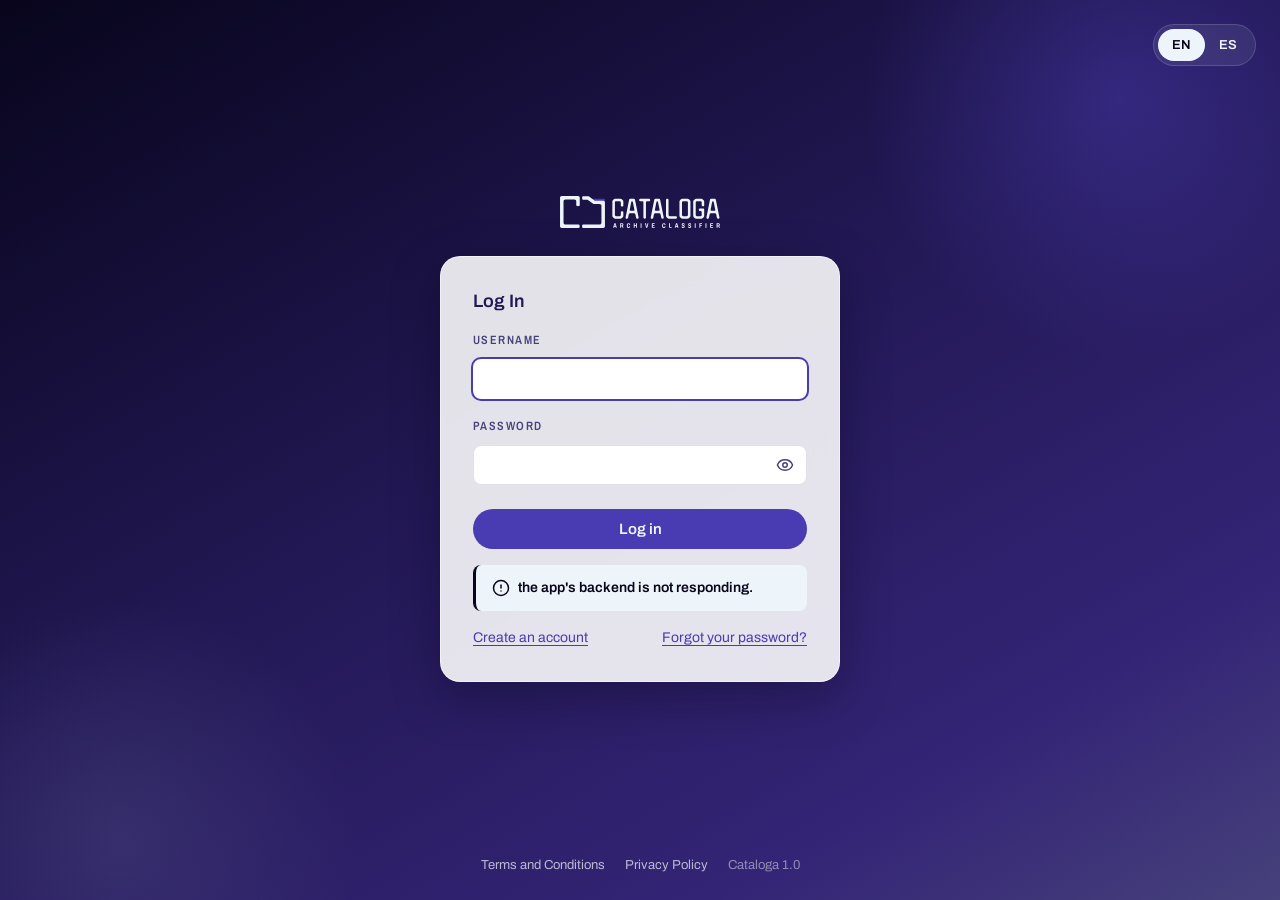
<file: frontend/index.html>
<!DOCTYPE html>
<html lang="en">
<head>
    <meta charset="UTF-8">
    <meta name="viewport" content="width=device-width, initial-scale=1.0">
    <title>Cataloga</title>
    <link rel="stylesheet" href="css/main.css">
    <link rel="stylesheet" href="css/home.css">
</head>
<body>

    <!-- Account screen: login, a new account, a reset (auth.js). The app stays hidden until login. -->
    <section class="auth-screen hidden" id="auth-screen">
        <!-- Two slow glows over the dark gradient: decoration only. -->
        <span class="login-glow glow-a" aria-hidden="true"></span>
        <span class="login-glow glow-b" aria-hidden="true"></span>

        <!-- The language before any account: EN or ES. -->
        <div class="login-lang" role="group" data-i18n-label="lang.title">
            <button type="button" data-login-lang="en">EN</button>
            <button type="button" data-login-lang="es">ES</button>
        </div>

        <div class="auth-center">
            <img class="auth-logo" src="assets/logo-horizontal-paper.svg"
                 alt="Cataloga">

            <form class="settings-form auth-form hidden" id="register-form">
                <h1 data-i18n="auth.register_title">Create an account</h1>
                <p class="hint" data-i18n="auth.register_hint"></p>
                <label for="register-username"
                       data-i18n="auth.username">Username</label>
                <input type="text" id="register-username"
                       autocomplete="username">
                <label for="register-password"
                       data-i18n="auth.password">Password</label>
                <div class="password-field">
                    <input type="password" id="register-password"
                           autocomplete="new-password">
                </div>
                <label for="register-confirm"
                       data-i18n="auth.confirm_password">Confirm password</label>
                <div class="password-field">
                    <input type="password" id="register-confirm"
                           autocomplete="new-password"
                           aria-describedby="register-confirm-message">
                </div>
                <p class="form-message error" id="register-confirm-message"></p>
                <button type="submit" class="primary-button"
                        data-i18n="auth.create_account">Create account</button>
                <p class="form-message error" id="register-message"></p>
                <p class="auth-links">
                    <button type="button" class="auth-link" id="show-login-link"
                            data-i18n="auth.have_account">I already have an
                        account</button>
                </p>
            </form>

            <form class="settings-form auth-form hidden" id="login-form">
                <h1 data-i18n="auth.login_title">Log in</h1>
                <label for="login-username"
                       data-i18n="auth.username">Username</label>
                <input type="text" id="login-username" autocomplete="username">
                <label for="login-password"
                       data-i18n="auth.password">Password</label>
                <div class="password-field">
                    <input type="password" id="login-password"
                           autocomplete="current-password">
                </div>
                <button type="submit" class="primary-button"
                        data-i18n="auth.log_in">Log in</button>
                <p class="form-message error" id="login-message"></p>
                <p class="auth-links">
                    <button type="button" class="auth-link"
                            id="show-register-link"
                            data-i18n="auth.need_account">Create an account</button>
                    <button type="button" class="auth-link" id="forgot-link"
                            data-i18n="auth.forgot">Forgot your password?</button>
                </p>
            </form>
        </div>

        <!-- The legal pages and the version, under the card. -->
        <p class="login-legal">
            <a href="legal/terms.html" class="legal-link"
               data-i18n="legal.terms">Terms and Conditions</a>
            <a href="legal/privacy.html" class="legal-link"
               data-i18n="legal.privacy">Privacy Policy</a>
            <span data-i18n="legal.version">Cataloga 1.0</span>
        </p>
    </section>

    <!-- Terms and Privacy: before a new account, or after the terms change. -->
    <dialog class="confirm-dialog account-dialog" id="terms-dialog"
            aria-labelledby="terms-title">
        <h2 id="terms-title" data-i18n="terms.title">Before you create your
            account</h2>
        <p class="hint" data-i18n="terms.lead"></p>
        <ul class="terms-points">
            <li><span class="icon icon-check"></span><span data-i18n="terms.point_local"></span></li>
            <li><span class="icon icon-check"></span><span data-i18n="terms.point_approve"></span></li>
            <li><span class="icon icon-check"></span><span data-i18n="terms.point_ai"></span></li>
            <li><span class="icon icon-check"></span><span data-i18n="terms.point_as_is"></span></li>
        </ul>
        <p class="terms-links">
            <a href="legal/terms.html" class="legal-link"
               data-i18n="terms.read_terms">Read Terms and Conditions</a>
            <a href="legal/privacy.html" class="legal-link"
               data-i18n="terms.read_privacy">Read Privacy Policy</a>
        </p>
        <label class="terms-agree">
            <input type="checkbox" id="terms-agree" autofocus>
            <span data-i18n="terms.agree"></span>
        </label>
        <p class="hint" data-i18n="terms.no_recovery"></p>
        <div class="form-buttons">
            <button type="button" class="secondary-button" id="terms-cancel"
                    data-i18n="project.cancel">Cancel</button>
            <button type="button" class="primary-button" id="terms-accept"
                    disabled aria-describedby="terms-hint"></button>
        </div>
        <p class="action-hint terms-hint" id="terms-hint"
           data-i18n="terms.button_hint"></p>
    </dialog>

    <!-- Terms or Privacy, read inside the app: a local page in a frame. -->
    <dialog class="legal-dialog" id="legal-dialog"
            aria-labelledby="legal-dialog-title">
        <div class="legal-dialog-bar">
            <h2 id="legal-dialog-title"></h2>
            <button type="button" class="link-button" id="legal-close"
                    data-i18n="legal.close">Close</button>
        </div>
        <iframe id="legal-frame" title=""></iframe>
    </dialog>

    <!-- The recovery key: after a new account, a reset, or from Settings. -->
    <dialog class="confirm-dialog account-dialog" id="recovery-dialog"
            aria-labelledby="recovery-title">
        <h2 id="recovery-title" data-i18n="recovery.title">Your recovery
            key</h2>
        <p class="hint" data-i18n="recovery.lead"></p>
        <div class="recovery-box">
            <span class="recovery-key" id="recovery-key"></span>
            <button type="button" class="secondary-button" id="recovery-copy"
                    data-i18n="recovery.copy">Copy</button>
        </div>
        <p class="hint recovery-ways" id="recovery-ways"></p>
        <p class="form-message" id="recovery-message" aria-live="polite"></p>
        <div class="form-buttons">
            <button type="button" class="secondary-button" id="recovery-later"
                    data-i18n="recovery.later">Later</button>
            <button type="button" class="primary-button" id="recovery-save"
                    data-i18n="recovery.save_now">Save now</button>
        </div>
    </dialog>

    <!-- Delete account: what goes, what stays, and the password to confirm. -->
    <dialog class="confirm-dialog account-dialog" id="delete-account-dialog"
            aria-labelledby="delete-account-title">
        <form class="settings-form" id="delete-account-form">
            <h2 id="delete-account-title" data-i18n="delete.title">Delete your
                account?</h2>
            <p class="hint" data-i18n="delete.lead"></p>
            <ul class="delete-points">
                <li data-i18n="delete.goes_account"></li>
                <li data-i18n="delete.goes_recovery"></li>
                <li data-i18n="delete.goes_keys"></li>
                <li data-i18n="delete.goes_settings"></li>
            </ul>
            <p class="delete-stays" data-i18n="delete.stays"></p>
            <p class="hint" data-i18n="delete.catalogs"></p>
            <label for="delete-password"
                   data-i18n="delete.password">Type your password to confirm</label>
            <div class="password-field">
                <input type="password" id="delete-password"
                       autocomplete="current-password">
            </div>
            <p class="form-message error" id="delete-message"
               aria-live="polite"></p>
            <!-- Cancel first; Delete turns on only once the password is typed. -->
            <div class="form-buttons">
                <button type="button" class="secondary-button" id="delete-cancel"
                        data-i18n="project.cancel">Cancel</button>
                <button type="submit" class="primary-button danger-button"
                        id="delete-confirm" disabled
                        data-i18n="delete.confirm">Delete account</button>
            </div>
        </form>
    </dialog>

    <!-- Forgot password: the username and the recovery key. -->
    <dialog class="confirm-dialog account-dialog" id="forgot-dialog"
            aria-labelledby="forgot-title">
        <form class="settings-form" id="forgot-form">
            <h2 id="forgot-title" data-i18n="forgot.title">Reset your
                password</h2>
            <p class="hint" data-i18n="forgot.lead"></p>
            <label for="forgot-username"
                   data-i18n="auth.username">Username</label>
            <input type="text" id="forgot-username" autocomplete="username">
            <label for="forgot-key"
                   data-i18n="forgot.key">Recovery key</label>
            <input type="text" id="forgot-key" class="key-input"
                   autocomplete="off" spellcheck="false"
                   placeholder="XXXX-XXXX-XXXX-XXXX">
            <label for="forgot-password"
                   data-i18n="account.new_password">New password</label>
            <div class="password-field">
                <input type="password" id="forgot-password"
                       autocomplete="new-password">
            </div>
            <label for="forgot-confirm"
                   data-i18n="auth.confirm_password">Confirm password</label>
            <div class="password-field">
                <input type="password" id="forgot-confirm"
                       autocomplete="new-password">
            </div>
            <button type="submit" class="primary-button"
                    data-i18n="forgot.reset">Reset password</button>
            <p class="form-message error" id="forgot-message"
               aria-live="polite"></p>
            <p class="hint" data-i18n="forgot.after"></p>
            <button type="button" class="auth-link forgot-back"
                    id="forgot-back" data-i18n="forgot.back">Back to log
                in</button>
        </form>
    </dialog>

    <!-- App frame: hiding #nav-bar hides the sidebar and the chat button. -->
    <nav id="nav-bar" class="hidden">
        <!-- Sidebar. Text sits in its own span, so translating it keeps the icon. -->
        <div class="sidebar">
            <img class="app-logo" src="assets/logo-horizontal-paper.svg"
                 alt="Cataloga">
            <div class="nav-links">
                <a href="#" class="nav-link active" data-view="home">
                    <span class="icon icon-home"></span>
                    <span data-i18n="nav.home">Home</span>
                </a>
                <a href="#" class="nav-link" data-view="catalog">
                    <span class="icon icon-list"></span>
                    <span data-i18n="nav.catalog">Catalog list</span>
                </a>
                <a href="#" class="nav-link" data-view="plan">
                    <span class="icon icon-plan"></span>
                    <span data-i18n="nav.plan">Plan</span>
                    <!-- How many proposals wait for a look (plan.js). -->
                    <span class="nav-badge hidden" id="plan-badge"></span>
                </a>
                <a href="#" class="nav-link" data-view="dashboard">
                    <span class="icon icon-dashboard"></span>
                    <span data-i18n="nav.dashboard">Dashboard</span>
                </a>
                <p class="side-label" data-i18n="nav.projects">Projects</p>
                <!-- Projects and New project, filled by loadProjectHeader() in app.js. -->
                <ul class="project-list" id="project-list"></ul>
            </div>
            <!-- Settings and the account, at the bottom of the block. -->
            <div class="side-bottom">
                <a href="#" class="nav-link" data-view="settings">
                    <span class="icon icon-settings"></span>
                    <span data-i18n="nav.settings">Settings</span>
                </a>
                <button type="button" class="nav-link logout-button"
                        id="logout-button">
                    <span class="icon icon-user"></span>
                    <span class="account-line">
                        <!-- Filled by loadSettings() in settings.js -->
                        <span id="topbar-user"></span> ·
                        <span data-i18n="auth.log_out">Log out</span>
                    </span>
                </button>
            </div>
        </div>

        <!-- Floating chat button. Its name is only for screen readers. -->
        <button type="button" class="chat-toggle" id="chat-toggle"
                aria-expanded="false" aria-controls="chat-panel">
            <img class="chat-logomark" src="assets/logomarks/logomark-6.svg"
                 alt="">
            <!-- Open, the button shows × instead of the logomark. -->
            <span class="chat-toggle-close" aria-hidden="true">×</span>
            <span class="visually-hidden"
                  data-i18n="chat.open_label">Open Cataloga
                assistant</span>
        </button>
    </nav>

    <!-- Views: only one is visible at a time. -->
    <main id="app-main" class="hidden">
        <!-- Folders or List, and how the folders look. Home and Catalog list only. -->
        <div class="home-top hidden" id="home-top">
            <!-- Typing here from Home opens the list (catalog.js). -->
            <div class="search-box">
                <label class="visually-hidden" for="search-input"
                       data-i18n="catalog.search">Search the catalog</label>
                <span class="icon icon-search"></span>
                <input type="search" id="search-input"
                       placeholder="Search the catalog"
                       data-i18n-placeholder="catalog.search">
            </div>
            <div class="home-tabs" role="tablist">
                <!-- The same two names as the sidebar. -->
                <button type="button" class="on" data-home-tab="home"
                        data-i18n="nav.home">Home</button>
                <button type="button" data-home-tab="catalog"
                        data-i18n="nav.catalog">Catalog List</button>
            </div>
            <div class="home-views" id="home-views">
                <button type="button" class="on" data-home-view="icons"
                        data-i18n-label="home.view_icons">
                    <span class="icon icon-grid"></span>
                </button>
                <button type="button" data-home-view="columns"
                        data-i18n-label="home.view_columns">
                    <span class="icon icon-columns"></span>
                </button>
            </div>
        </div>

        <!-- The folder's reading, in every state: Home and Catalog list. -->
        <section class="folder-banner hidden" id="scan-status">
            <!-- LOADING DOCUMENTS: its counter is the real one (catalog.js). -->
            <div class="scan-spin hidden" id="scan-spin">
                <svg aria-hidden="true" viewBox="0 0 2418 2418" version="1.1" xmlns="http://www.w3.org/2000/svg" xmlns:xlink="http://www.w3.org/1999/xlink" xml:space="preserve" xmlns:affinity="https://www.affinity.studio/" style="fill-rule:evenodd;clip-rule:evenodd;stroke-linejoin:round;stroke-miterlimit:2;">
                <g transform="matrix(1,0,0,1,-9734.416667,-3126.416667)">
                <g transform="matrix(1.272727,0,0,1,-4564.333333,3060)">
                <g transform="matrix(0.785714,0,0,1,3565.047619,-3210)">
                <circle cx="10970" cy="4474" r="1034" style="fill:url(#_Linear1);"/>
                </g>
                </g>
                <g transform="matrix(1.272727,0,0,1,-4564.333333,3060)">
                <g transform="matrix(0.878799,0,0,1.118472,2543.904002,-3729.04352)">
                <path d="M10970,3393.433C11566.381,3393.433 12050.567,3877.619 12050.567,4474C12050.567,5070.381 11566.381,5554.567 10970,5554.567C10373.619,5554.567 9889.433,5070.381 9889.433,4474C9889.433,3877.619 10373.619,3393.433 10970,3393.433ZM10970,3486.567C10425.021,3486.567 9982.567,3929.021 9982.567,4474C9982.567,5018.979 10425.021,5461.433 10970,5461.433C11514.979,5461.433 11957.433,5018.979 11957.433,4474C11957.433,3929.021 11514.979,3486.567 10970,3486.567Z" style="fill:url(#_Linear2);"/>
                </g>
                </g>
                <g transform="matrix(1.272727,0,0,1,-4564.333333,3060)">
                <g transform="matrix(1,0,0,1,-841.5,714)">
                <g transform="matrix(0.412613,0,0,0.533094,12447.504247,-1546.181731)">
                <path d="M2207.603,3349C2231.554,3349 2251,3368.156 2251,3391.75L2251,3477.25C2251,3500.844 2231.554,3520 2207.603,3520L1753.397,3520C1729.446,3520 1710,3500.844 1710,3477.25L1710,3391.75C1710,3368.156 1729.446,3349 1753.397,3349L2207.603,3349Z" style="fill:rgb(73,59,178);"/>
                </g>
                <g transform="matrix(0.352644,0,0,0.436168,12415.341266,-1242.948203)">
                <path d="M1685,3443.333C1639.007,3443.333 1640.667,3405.993 1640.667,3360C1640.667,3314.007 1639.007,3276.667 1685,3276.667L1920,3276.667C1937.843,3276.667 1955.214,3282.393 1969.558,3293.004L2239.472,3492.667L2642,3492.667C2688.024,3492.667 2725.333,3529.976 2725.333,3576L2725.333,4754C2725.333,4800.024 2688.024,4837.333 2642,4837.333L1685,4837.333C1639.007,4837.333 1640.667,4799.993 1640.667,4754C1640.667,4708.007 1639.007,4670.667 1685,4670.667C1685,4670.667 2246.251,4670.667 2469.063,4670.667C2492.827,4670.667 2515.618,4660.952 2532.422,4643.661C2549.226,4626.37 2558.667,4602.917 2558.667,4578.464C2558.667,4386.094 2558.667,3943.906 2558.667,3751.536C2558.667,3727.083 2549.226,3703.63 2532.422,3686.339C2515.618,3669.048 2492.827,3659.333 2469.063,3659.333C2366.347,3659.333 2212,3659.333 2212,3659.333C2194.157,3659.333 2176.786,3653.607 2162.442,3642.996C2162.442,3642.996 1981.597,3509.22 1915.965,3460.67C1900.726,3449.398 1882.431,3443.333 1863.663,3443.333L1685,3443.333Z" style="fill:rgb(238,245,250);"/>
                </g>
                <g transform="matrix(0.352644,0,0,0.436168,12546.172286,-1257.777907)">
                <path d="M1154.333,3745C1154.333,3790.993 1116.993,3797.333 1071,3797.333C1025.007,3797.333 987.667,3790.993 987.667,3745C987.667,3745 987.667,3639.016 987.667,3557.536C987.667,3533.083 978.226,3509.63 961.422,3492.339C944.618,3475.048 921.827,3465.333 898.063,3465.333C783.329,3465.333 585.671,3465.333 470.937,3465.333C447.173,3465.333 424.382,3475.048 407.578,3492.339C390.774,3509.63 381.333,3533.083 381.333,3557.536C381.333,3787.202 381.333,4382.798 381.333,4612.464C381.333,4636.917 390.774,4660.37 407.578,4677.661C424.382,4694.952 447.173,4704.667 470.937,4704.667C662.788,4704.667 1096,4704.667 1096,4704.667C1141.993,4704.667 1149.333,4742.007 1149.333,4788C1149.333,4833.993 1141.993,4871.333 1096,4871.333L298,4871.333C251.976,4871.333 214.667,4834.024 214.667,4788L214.667,3382C214.667,3335.976 251.976,3298.667 298,3298.667L1071,3298.667C1117.024,3298.667 1154.333,3335.976 1154.333,3382L1154.333,3745Z" style="fill:rgb(238,245,250);"/>
                </g>
                </g>
                </g>
                <g transform="matrix(1.272727,0,0,1,-4564.333333,3060)">
                <g transform="matrix(0.37621,0,0,0.478812,8091.449123,-538.564653)">
                <text id="scan-counter" x="10238px" y="4967px" style="font-family:'Archivo-Medium', 'Archivo';font-weight:500;font-size:271.148px;fill:rgb(238,245,250);">000 of 000</text>
                </g>
                </g>
                </g>
                <defs>
                <linearGradient id="_Linear1" x1="0" y1="0" x2="1" y2="0" gradientUnits="userSpaceOnUse" gradientTransform="matrix(1585,-1240,1240,1585,10117,4989)"><stop offset="0" style="stop-color:rgb(34,24,84);stop-opacity:1"/><stop offset="1" style="stop-color:rgb(8,5,28);stop-opacity:1"/></linearGradient>
                <linearGradient id="_Linear2" x1="0" y1="0" x2="1" y2="0" gradientUnits="userSpaceOnUse" gradientTransform="matrix(1368.83182,-1608.444444,1608.444444,1368.83182,10252.950281,5250.058798)"><stop offset="0" style="stop-color:rgb(8,5,28);stop-opacity:1"/><stop offset="1" style="stop-color:rgb(34,24,84);stop-opacity:1"/></linearGradient>
                </defs>
                </svg>
            </div>
            <p><b id="scan-title"></b><span id="scan-text"></span>
                <span class="scan-bar hidden" id="scan-bar"><i id="scan-bar-fill"></i></span></p>
            <button type="button" class="banner-button line hidden"
                    id="scan-learn"
                    data-i18n="banner.learn">Learn from my folder</button>
            <button type="button" class="banner-button violet hidden"
                    id="scan-catalog"
                    data-i18n="banner.catalog_now">Archive now</button>
            <button type="button" class="banner-button line hidden"
                    id="scan-pause" data-i18n="scan.pause">Pause</button>
            <button type="button" class="banner-button violet hidden"
                    id="scan-resume" data-i18n="scan.resume">Resume</button>
            <button type="button" class="banner-button line hidden"
                    id="scan-retry"></button>
        </section>

        <!-- Home: the project's folders and files, like Finder (home.js). -->
        <div id="view-home" class="view">
            <div class="home-head">
                <div>
                    <h1 id="home-title"></h1>
                    <!-- Files and their state, in one line (home.js). -->
                    <p class="view-subtitle home-counts" id="home-chips"></p>
                    <nav class="home-crumbs" id="home-crumbs"
                         data-i18n-label="home.path"></nav>
                </div>
            </div>
            <p class="empty-message hidden" id="home-message"></p>
            <!-- No project yet: one way to start (home.js). -->
            <section class="start-empty hidden" id="home-start"
                     aria-labelledby="home-start-title">
                <img class="start-mark" src="assets/logomarks/logomark-3.svg"
                     alt="">
                <h1 id="home-start-title" data-i18n="start.title">Choose a
                    folder to start</h1>
                <p class="start-lead" data-i18n="start.lead"></p>
                <button type="button" class="primary-button start-button"
                        data-start-folder>
                    <span class="icon icon-folder-open"></span>
                    <span data-i18n="start.choose">Choose folder</span>
                </button>
                <ol class="start-steps">
                    <li><span class="start-step" data-i18n="start.step_1">Step 1</span>
                        <b data-i18n="start.step_1_name">Choose a folder</b>
                        <span data-i18n="start.step_1_text"></span></li>
                    <li><span class="start-step" data-i18n="start.step_2">Step 2</span>
                        <b data-i18n="start.step_2_name">Read now or later</b>
                        <span data-i18n="start.step_2_text"></span></li>
                    <li><span class="start-step" data-i18n="start.step_3">Step 3</span>
                        <b data-i18n="start.step_3_name">Approve the changes</b>
                        <span data-i18n="start.step_3_text"></span></li>
                </ol>
            </section>
            <section class="home-work" id="home-work">
                <div class="home-pane" id="home-browser"></div>
                <aside class="home-info" id="home-info" aria-live="polite"></aside>
            </section>
        </div>

        <div id="view-catalog" class="view hidden">
            <!-- Title and progress, filled by catalog.js. -->
            <div class="catalog-header">
                <!-- Project name from app.js. No data-i18n, so a language change keeps it. -->
                <div class="catalog-heading">
                    <h1 class="view-title project-title"
                        id="catalog-title"></h1>
                    <!-- "25 Classified · 5 Manual Review" (catalog.js). -->
                    <p class="view-subtitle" id="progress-counts"></p>
                </div>
                <section class="catalog-progress">
                    <p class="progress-percent" id="progress-percent"></p>
                    <!-- The line above says the same, so screen readers skip the bar. -->
                    <div class="progress-track" aria-hidden="true">
                        <div class="progress-fill" id="progress-fill"></div>
                    </div>
                </section>
            </div>

            <!-- Tabs, filters, Download, and Edit Mode. The search is in the top bar. -->
            <div class="filter-row">
                <div class="tabs segmented">
                    <button class="tab active" data-status=""
                            data-i18n="catalog.tab_all">All Files</button>
                    <button class="tab" data-status="Manual Review"
                            id="tab-review">Manual Review 0</button>
                </div>
                <select id="filter-media-type">
                    <option value=""
                            data-i18n="catalog.filter_type_all">Media Type: All</option>
                    <option value="Press" data-i18n="value.Press">Press</option>
                    <option value="Documents"
                            data-i18n="value.Documents">Documents</option>
                    <option value="Photos" data-i18n="value.Photos">Photos</option>
                    <option value="Audio" data-i18n="value.Audio">Audio</option>
                    <option value="Video" data-i18n="value.Video">Video</option>
                </select>
                <select id="filter-source">
                    <option value="">Source: All</option>
                </select>
                <select id="filter-category">
                    <option value="">Category: All</option>
                </select>
                <select id="filter-subcategory">
                    <option value="">Subcategory: All</option>
                </select>
                <!-- After a source link in the chat: the list is newest first until × or any filter. -->
                <span class="sort-chip hidden" id="sort-chip">
                    <span data-i18n="catalog.newest_first">Newest first</span>
                    <button type="button" class="sort-chip-clear"
                            id="sort-chip-clear"
                            data-i18n-label="catalog.newest_first_clear">×</button>
                </span>
            </div>

            <!-- How many rows show, then the two switches. -->
            <div class="table-tools">
                <p class="showing-line" id="showing-line" aria-live="polite"></p>
                <!-- The worksheet: the download icon and one word. -->
                <button type="button" class="pill-button worksheet-button"
                        id="download-button"
                        data-i18n-label="catalog.download_label">
                    <span class="icon icon-download"></span>
                    <span data-i18n="catalog.download">Worksheet</span>
                </button>
                <label class="switch-label">
                    <input type="checkbox" id="more-columns">
                    <span class="switch"></span>
                    <span data-i18n="catalog.more_columns">More columns</span>
                </label>
                <label class="switch-label">
                    <input type="checkbox" id="edit-mode">
                    <span class="switch"></span>
                    <span data-i18n="catalog.edit_mode">Edit Mode</span>
                </label>
            </div>

            <!-- Shown while Edit Mode is on (catalog.js). -->
            <p class="edit-banner hidden" id="edit-banner"
               data-i18n="catalog.edit_banner"></p>

            <p class="warning-message hidden" id="catalog-warning"></p>

            <p class="empty-message hidden" id="catalog-message"></p>
            <button type="button" class="primary-button start-button hidden"
                    id="catalog-start" data-start-folder>
                <span class="icon icon-folder-open"></span>
                <span data-i18n="start.choose">Choose folder</span>
            </button>

            <!-- Only the table scrolls sideways when long file names do not fit. -->
            <div class="table-scroll">
                <table class="catalog-table" id="catalog-table">
                    <thead>
                        <tr>
                            <!-- Seven columns by default; the rest (more-col) come with More columns. -->
                            <th class="more-col"
                                data-i18n="catalog.col_original">Original Filename</th>
                            <th class="col-filename"
                                data-i18n="catalog.col_filename">Filename</th>
                            <th class="col-type" data-i18n="catalog.col_type">Media Type</th>
                            <th class="col-source" data-i18n="catalog.col_source">Source</th>
                            <th class="col-date" data-i18n="catalog.col_date">Date</th>
                            <th class="col-summary" data-i18n="catalog.col_summary">Summary</th>
                            <th id="col-category" class="col-folder"
                                data-i18n="catalog.col_category">Category</th>
                            <th class="sub-col"
                                data-i18n="catalog.col_subcategory">Subcategory</th>
                            <th class="more-col"
                                data-i18n="catalog.col_keywords">Keywords</th>
                            <th class="more-col"
                                data-i18n="catalog.col_counterparty">Counterparty</th>
                            <th class="more-col"
                                data-i18n="catalog.col_confidentiality">Confidentiality</th>
                            <th class="more-col" data-i18n="catalog.col_owner">Owner</th>
                            <th class="more-col"
                                data-i18n="catalog.col_effective_start">Effective start</th>
                            <th class="more-col"
                                data-i18n="catalog.col_effective_end">Effective end</th>
                            <th class="more-col"
                                data-i18n="catalog.col_date_from">Date from</th>
                            <th class="more-col"
                                data-i18n="catalog.col_folder_reason">Why this
                                folder</th>
                            <th class="more-col"
                                data-i18n="catalog.col_confidence">Confidence</th>
                            <th class="col-status" data-i18n="catalog.col_status">Status</th>
                        </tr>
                    </thead>
                    <tbody id="catalog-body"></tbody>
                </table>
            </div>
            <!-- More than one page of rows: Previous and Next (catalog.js). -->
            <nav class="pager hidden" id="catalog-pager"
                 data-i18n-label="catalog.pages">
                <button type="button" class="secondary-button" id="page-prev"
                        data-i18n="catalog.page_prev">Previous</button>
                <span id="page-text"></span>
                <button type="button" class="secondary-button" id="page-next"
                        data-i18n="catalog.page_next">Next</button>
            </nav>
        </div>

        <!-- Plan: what the pipeline proposed for files read in place (plan.js). -->
        <!-- To Approve: every proposed change, before → after (plan.js). -->
        <div id="view-plan" class="view hidden">
            <div class="plan-head">
                <div class="catalog-heading">
                    <h1 class="view-title" data-i18n="nav.plan">To Approve</h1>
                    <p class="view-subtitle" id="plan-summary"></p>
                </div>
                <div class="plan-head-actions hidden" id="plan-actions">
                    <button type="button" class="secondary-button"
                            id="plan-approve-all"
                            data-i18n="plan.approve_all">Approve all</button>
                    <button type="button" class="primary-button plan-apply"
                            id="plan-apply"
                            aria-describedby="plan-apply-hint"></button>
                </div>
            </div>
            <!-- Says what is missing while Apply is off. -->
            <p class="action-hint plan-apply-hint" id="plan-apply-hint"
               aria-live="polite"></p>

            <p class="empty-message hidden" id="plan-message"></p>
            <button type="button" class="primary-button start-button hidden"
                    id="plan-start" data-start-folder>
                <span class="icon icon-folder-open"></span>
                <span data-i18n="start.choose">Choose folder</span>
            </button>

            <!-- A batch being applied or undone, or one that paused. -->
            <section class="scan-status hidden" id="plan-progress">
                <p id="plan-progress-text"></p>
                <button type="button" class="pill-button hidden"
                        id="plan-resume" data-i18n="plan.resume">Resume</button>
                <button type="button" class="pill-button hidden"
                        id="plan-undo" data-i18n="plan.undo">Undo this
                    batch</button>
            </section>

            <!-- Which changes show: all, renames, moves, skipped. -->
            <div class="segmented plan-show hidden" id="plan-filters"
                 role="group" data-i18n-label="plan.show">
                <button type="button" data-plan-show="all"
                        aria-pressed="true"></button>
                <button type="button" data-plan-show="rename"
                        aria-pressed="false"></button>
                <button type="button" data-plan-show="move"
                        aria-pressed="false"></button>
                <button type="button" data-plan-show="skipped"
                        aria-pressed="false"></button>
            </div>

            <!-- Groups by destination folder; each row: before → after. -->
            <div class="plan-list-wrap hidden" id="plan-table-wrap">
                <section class="plan-list" id="plan-rows"></section>
            </div>

            <!-- Every folder of the tree with its Leave as is switch. -->
            <section class="plan-batches plan-folders hidden" id="plan-folders">
                <p class="view-subtitle" data-i18n="plan.folders_hint"></p>
                <ul id="plan-folder-list"></ul>
            </section>

            <!-- Batches applied so far, newest first, each with Undo. -->
            <section class="plan-batches hidden" id="plan-batches">
                <ul id="plan-batch-list"></ul>
            </section>

            <!-- The rule of Leave as is, and the two other lists. -->
            <p class="plan-foot hidden" id="plan-tabs">
                <span data-i18n="plan.leave_note">Files in a folder marked
                    Leave as is are cataloged but never moved or renamed.</span>
                <button type="button" class="link-button" data-plan-tab="files"
                        data-i18n="plan.tab_changes">Changes</button>
                <button type="button" class="link-button" data-plan-tab="folders"
                        data-i18n="plan.folders">Folders</button>
                <button type="button" class="link-button" data-plan-tab="batches"
                        data-i18n="plan.batches">Batches</button>
            </p>
        </div>

        <div id="view-dashboard" class="view hidden">
            <div class="dashboard">
                <div class="view-head">
                    <h1 class="view-title" data-i18n="nav.dashboard">Dashboard</h1>
                    <span class="view-scope" id="dash-project"></span>
                </div>

                <!-- No project yet: a plain line and the way to start (dashboard.js). -->
                <section class="empty-start hidden" id="dash-start">
                    <p data-i18n="dash.no_project"></p>
                    <button type="button" class="primary-button start-button"
                            data-start-folder>
                        <span class="icon icon-folder-open"></span>
                        <span data-i18n="start.choose">Choose folder</span>
                    </button>
                </section>

                <!-- The answer first: what needs review, then the numbers. -->
                <div class="dash-grid" id="dash-grid">
                    <!-- Violet to Midnight, drifting slowly. Paper text on it. -->
                    <section class="stat-card review-card"
                             aria-labelledby="review-title">
                        <div class="review-head">
                            <h2 class="review-title" id="review-title"><span
                                  class="review-number" id="stat-review">0</span>
                                <span id="review-words"></span></h2>
                            <button type="button" class="review-go"
                                    id="dash-review-button"
                                    data-i18n="dash.review_button">Go Review</button>
                        </div>
                        <!-- Up to five files, each with why it waits. -->
                        <ul class="review-list" id="review-list"></ul>
                        <p class="review-done hidden" id="review-done"
                           data-i18n="dash.all_classified">Everything is
                            classified.</p>
                    </section>

                    <div class="dash-side">
                        <!-- The ring fills to the share of classified documents (dashboard.js). -->
                        <section class="stat-card classified-card">
                            <div class="stat-text">
                                <p class="stat-label" data-i18n="dash.classified">Documents
                                    classified</p>
                                <p class="stat-number" id="stat-classified">0</p>
                                <p class="stat-sub" id="stat-total"></p>
                            </div>
                            <div class="progress-ring" id="classified-ring">
                                <svg viewBox="0 0 64 64" aria-hidden="true">
                                    <circle class="ring-rail" cx="32" cy="32" r="28"></circle>
                                    <circle class="ring-fill" cx="32" cy="32" r="28"
                                            pathLength="100"></circle>
                                </svg>
                                <span class="ring-percent" id="classified-percent">0%</span>
                            </div>
                        </section>

                        <!-- Top 3, each opens Catalog list with only its documents, newest first. -->
                        <section class="stat-card sources-card">
                            <p class="stat-label" id="sources-label"></p>
                            <span class="hidden" id="stat-sources">0</span>
                            <ol class="top-sources-list" id="top-sources"></ol>
                        </section>
                    </div>

                    <!-- One bar split by media type, and a chip per type that filters the Catalog. -->
                    <section class="panel card-full">
                        <h2 data-i18n="dash.media_mix">Media Mix</h2>
                        <div class="mix-bar" id="mix-bar" role="img"></div>
                        <div class="mix-chips" id="mix-chips"></div>
                    </section>
                    <section class="panel card-full">
                        <h2 data-i18n="dash.activity">Recent Activity</h2>
                        <ul class="activity-list" id="activity-list"></ul>
                        <p class="empty-message hidden"
                           id="dashboard-message"></p>
                    </section>
                </div>
            </div>
        </div>
        <!-- New Project: its own screen. settings.js moves the Project form
             here (#settings-project) and back, so both use the same cards. -->
        <div id="view-new" class="view hidden">
            <h1 class="view-title" data-i18n="project.new_title">New Project</h1>
            <div id="new-project-slot"></div>
        </div>

        <div id="view-settings" class="view hidden">
            <h1 class="view-title" data-i18n="nav.settings">Settings</h1>
            <!-- Project: this project's sections. General: set once, for the whole app. -->
            <div class="tabs settings-tabs" role="tablist">
                <button type="button" class="tab active" role="tab"
                        id="settings-tab-project" data-settings-tab="project"
                        aria-selected="true" aria-controls="settings-project"
                        data-i18n="settings.tab_project">Project</button>
                <button type="button" class="tab" role="tab"
                        id="settings-tab-general" data-settings-tab="general"
                        aria-selected="false" aria-controls="settings-general"
                        data-i18n="settings.tab_general">General</button>
            </div>

            <div class="settings-panel" id="settings-project" role="tabpanel"
                 aria-labelledby="settings-tab-project">
                <!-- One card per section. A finished card folds into one row with Change. -->
                <form class="settings-form settings-cards" id="settings-form">
                    <section class="settings-card" id="project-section">
                        <div class="card-fold card-closed">
                            <div class="card-row">
                                <span class="card-check" aria-hidden="true"><span class="icon icon-check"></span></span>
                                <strong class="card-row-title"
                                        id="project-row-title">New Project</strong>
                                <span class="card-row-text" id="project-summary"></span>
                                <button type="button" class="link-button card-change"
                                        data-i18n="settings.change">Change</button>
                            </div>
                        </div>
                        <div class="card-fold card-open">
                            <div>
                                <!-- "Project Settings" or "New Project", set by settings.js -->
                                <h2 id="project-form-title">Project Settings</h2>
                                <div class="field-row">
                                    <div class="field">
                                        <label for="target-directory"
                                               data-i18n="settings.folder">Select a folder or drive</label>
                                        <div class="folder-row">
                                            <input type="text" id="target-directory" required>
                                            <button type="button" class="secondary-button"
                                                    id="browse-button"
                                                    data-i18n="settings.browse">Browse</button>
                                        </div>
                                        <!-- Project settings only: why the folder is fixed -->
                                        <p class="hint folder-locked hidden" id="folder-locked"
                                           data-i18n="project.folder_locked"></p>
                                    </div>
                                    <div class="field">
                                        <label for="research-name"
                                               data-i18n="settings.research_name">Project Name</label>
                                        <input type="text" id="research-name" required>
                                    </div>
                                </div>
                                <p class="folder-facts hidden" id="folder-facts"></p>
                                <!-- What the chosen folder looks like (inspect) -->
                                <p class="form-message hidden" id="folder-advice"
                                   aria-live="polite"></p>
                                <div class="card-foot">
                                    <button type="button" class="link-button card-confirm"
                                            data-i18n="settings.done">Done</button>
                                </div>
                            </div>
                        </div>
                    </section>

                    <!-- New project, once a folder is chosen: when to read it, then the two boxes. -->
                    <section class="settings-card hidden" id="read-section">
                        <h2 id="archive-switch-label"><span
                              data-i18n="project.archive_title">When should
                                Cataloga read this folder?</span>
                            <span class="help-tip" data-help="help.archive"></span></h2>
                        <div class="field-row option-row">
                            <!-- Read where it is: Now or Later (settings.js). -->
                            <div class="archive-switch hidden" id="archive-switch">
                                <div class="archive-options" role="radiogroup"
                                     aria-labelledby="archive-switch-label">
                                    <label><input type="radio" name="archive-when"
                                                  value="now">
                                        <span data-i18n="project.archive_now">Now</span></label>
                                    <label><input type="radio" name="archive-when"
                                                  value="later" checked>
                                        <span data-i18n="project.archive_later">Later</span></label>
                                </div>
                            </div>
                            <!-- New projects only. Unticked, the folder is read in place. -->
                            <label class="catalog-only-row folders-new-only"
                                   id="drop-zone-row">
                                <input type="checkbox" id="use-drop-zone">
                                <span data-i18n="project.mode_tree">Use a Drop Zone</span>
                                <span class="help-tip" data-help="help.drop_zone"></span>
                            </label>
                            <!-- Catalog only: read and catalog in place, never move or rename -->
                            <label class="catalog-only-row" id="catalog-only-row">
                                <input type="checkbox" id="catalog-only">
                                <span data-i18n="project.catalog_only">Catalog only</span>
                            </label>
                        </div>
                    </section>

                    <!-- New project: the next cards are optional and start folded. -->
                    <h2 class="optional-heading" id="optional-heading"
                        data-i18n="project.optional">Optional details</h2>

                    <!-- Dotted places for the next three cards, until a folder is chosen. -->
                    <p class="card-wait-line" id="cards-wait-line"
                       data-i18n="settings.wait_line">These appear when you choose a
                        folder.</p>
                    <p class="card-placeholder" id="sheet-placeholder"
                       data-i18n="sheet.title">About This Project</p>

                    <!-- The project sheet: what the work is. Goes into every AI request. -->
                    <section class="settings-card" id="sheet-section">
                        <div class="card-fold card-closed">
                            <div class="card-row">
                                <span class="card-check" aria-hidden="true"><span class="icon icon-check"></span></span>
                                <strong class="card-row-title" data-i18n="sheet.title">About
                                    This Project</strong>
                                <span class="card-row-text" id="sheet-summary"></span>
                                <button type="button" class="link-button card-change"
                                        data-i18n="settings.change">Change</button>
                            </div>
                        </div>
                        <div class="card-fold card-open">
                            <div>
                                <h2 id="sheet-title" data-i18n="sheet.title">About This Project</h2>
                                <!-- Named by the card's title: one name for this text. -->
                                <textarea id="project-sheet" rows="6" maxlength="1500"
                                          aria-labelledby="sheet-title"
                                          data-i18n-placeholder="sheet.placeholder"></textarea>
                                <!-- Later: the reading writes it, so a note replaces the button. -->
                                <p class="hint later-note hidden" id="sheet-later"
                                   data-i18n="sheet.later">Cataloga will write this when it
                                    reads the folder.</p>
                                <div class="form-buttons" id="sheet-buttons">
                                    <button type="button" class="secondary-button"
                                            id="suggest-sheet"
                                            data-i18n="sheet.suggest">Write it for me</button>
                                </div>
                                <p class="form-message" id="sheet-message"
                                   aria-live="polite"></p>
                                <div class="card-foot">
                                    <button type="button" class="link-button card-confirm"
                                            data-i18n="settings.done">Done</button>
                                </div>
                            </div>
                        </div>
                    </section>

                    <p class="card-placeholder" id="naming-placeholder"
                       data-i18n="naming.title">File Names</p>

                    <!-- File names: 5 methods, Custom, or keep. Saved with Save. -->
                    <section class="settings-card" id="naming-section">
                        <div class="card-fold card-closed">
                            <div class="card-row">
                                <span class="card-check" aria-hidden="true"><span class="icon icon-check"></span></span>
                                <strong class="card-row-title" data-i18n="naming.title">File
                                    Names</strong>
                                <span class="card-row-text" id="naming-summary"></span>
                                <button type="button" class="link-button card-change"
                                        data-i18n="settings.change">Change</button>
                            </div>
                        </div>
                        <div class="card-fold card-open">
                            <div>
                                <h2><span data-i18n="naming.title">File Names</span>
                                    <span class="help-tip" data-help="naming.help_names"></span></h2>
                                <div class="naming-options" id="naming-options">
                                    <label class="naming-option">
                                        <input type="radio" name="naming-method" value="m1">
                                        <span data-i18n="naming.m1">Date and topic</span>
                                        <code data-i18n="naming.m1_example"></code>
                                    </label>
                                    <label class="naming-option">
                                        <input type="radio" name="naming-method" value="m2">
                                        <span data-i18n="naming.m2">Source, date and topic</span>
                                        <code data-i18n="naming.m2_example"></code>
                                    </label>
                                    <label class="naming-option">
                                        <input type="radio" name="naming-method" value="m3">
                                        <span data-i18n="naming.m3">Number and topic</span>
                                        <code data-i18n="naming.m3_example"></code>
                                    </label>
                                    <label class="naming-option">
                                        <input type="radio" name="naming-method" value="m4">
                                        <span data-i18n="naming.m4">Topic, source, date and number</span>
                                        <code data-i18n="naming.m4_example"></code>
                                    </label>
                                    <label class="naming-option">
                                        <input type="radio" name="naming-method" value="m5">
                                        <span data-i18n="naming.m5">Event and year, plus a
                                            number</span>
                                        <code data-i18n="naming.m5_example"></code>
                                    </label>
                                    <label class="naming-option">
                                        <input type="radio" name="naming-method"
                                               value="custom">
                                        <span data-i18n="naming.custom">Custom</span>
                                    </label>
                                    <label class="naming-option">
                                        <input type="radio" name="naming-method"
                                               value="keep">
                                        <span data-i18n="naming.keep">Keep original
                                            names</span>
                                        <code data-i18n="naming.keep_example"></code>
                                    </label>
                                </div>

                                <!-- Custom: parts added in order by clicking, no braces to type (settings.js). -->
                                <div class="naming-custom hidden" id="naming-custom">
                                    <span class="field-label" data-i18n="naming.blocks_add">Click the
                                        parts in order</span>
                                    <div class="naming-blocks" id="naming-blocks"></div>
                                    <span class="field-label" data-i18n="naming.chosen">Your file
                                        name</span>
                                    <div class="naming-chosen" id="naming-chosen"></div>
                                    <p class="hint hidden" id="naming-legacy"></p>
                                    <div class="naming-separator">
                                        <span data-i18n="naming.separator">Separator</span>
                                        <label><input type="radio" name="naming-separator"
                                                      value="_" checked> <code>_</code></label>
                                        <label><input type="radio" name="naming-separator"
                                                      value="-"> <code>-</code></label>
                                    </div>
                                </div>

                                <div class="naming-separator naming-style">
                                    <span data-i18n="naming.style">Style</span>
                                    <label><input type="radio" name="naming-style"
                                                  value="lower" checked>
                                        <code>topic-name</code></label>
                                    <label><input type="radio" name="naming-style"
                                                  value="title">
                                        <code>Topic-Name</code></label>
                                </div>
                                <p class="naming-preview">
                                    <span data-i18n="naming.preview">Preview</span>:
                                    <code id="naming-preview"></code>
                                </p>
                                <!-- How a date stamped on a photo reads: 11 13 '97 -->
                                <div class="naming-separator stamp-order">
                                    <span data-i18n="naming.stamp_order">Dates stamped on
                                        photos</span>
                                    <label><input type="radio" name="stamp-order"
                                                  value="month" checked>
                                        <span data-i18n="naming.stamp_month">Month first
                                            (11 13 '97)</span></label>
                                    <label><input type="radio" name="stamp-order"
                                                  value="day">
                                        <span data-i18n="naming.stamp_day">Day first
                                            (13 11 97)</span></label>
                                </div>
                                <p class="form-message error" id="naming-error"></p>
                                <div class="card-foot">
                                    <button type="button" class="link-button card-confirm"
                                            data-i18n="settings.done">Done</button>
                                    <span class="card-optional"
                                          data-i18n="settings.optional">Optional · Suggested</span>
                                </div>
                            </div>
                        </div>
                    </section>

                    <p class="card-placeholder" id="folders-placeholder"
                       data-i18n="folders.title">Folder Names</p>

                    <!-- The project's folder tree (folders.js), in every project: a new one waits for its folder. -->
                    <section class="settings-card hidden" id="folders-section">
                        <div class="card-fold card-closed">
                            <div class="card-row">
                                <span class="card-check" aria-hidden="true"><span class="icon icon-check"></span></span>
                                <strong class="card-row-title" data-i18n="folders.title">Folder
                                    Names</strong>
                                <span class="card-row-text" id="folders-summary"></span>
                                <button type="button" class="link-button card-change"
                                        data-i18n="settings.change">Change</button>
                            </div>
                        </div>
                        <div class="card-fold card-open">
                            <div>
                                <h2><span data-i18n="folders.title">Folder Names</span>
                                    <span class="help-tip" data-help="help.folders"></span></h2>
                                <!-- Files already read: a change here never moves them by itself. -->
                                <p class="hint folders-note hidden" id="folders-plan-note"
                                   data-i18n="folders.plan_note">Changes to folders wait in
                                    To Approve.</p>
                                <!-- Saved without a provider: nobody can propose the moves (B2). -->
                                <p class="hint folders-note hidden" id="folders-provider-note">
                                    <span data-i18n="folders.no_provider">Folders saved. Connect
                                        an AI provider to get move proposals, or move files
                                        yourself with Move to…</span>
                                    <button type="button" class="link-button"
                                            id="open-ai-provider"
                                            data-i18n="folders.open_provider">Open AI
                                        Provider</button>
                                </p>
                                <!-- Catalog only: the folders are kept for when it is turned off. -->
                                <p class="hint folders-note hidden" id="folders-catalog-note">
                                    <span data-i18n="folders.catalog_note">Catalog only is on, so
                                        nothing moves. These folders are used when you turn it
                                        off.</span>
                                    <button type="button" class="link-button"
                                            id="turn-off-catalog"
                                            data-i18n="folders.turn_off">Turn off Catalog
                                        only</button>
                                </p>
                                <!-- Later: the reading proposes them, so a note replaces the buttons. -->
                                <p class="hint later-note hidden" id="folders-later"
                                   data-i18n="folders.later">Folders are proposed when
                                    Cataloga reads the folder.</p>
                                <div class="form-buttons" id="folder-buttons">
                                    <button type="button" class="secondary-button"
                                            id="suggest-folders"
                                            data-i18n="folders.suggest">Suggest folders</button>
                                    <button type="button" class="secondary-button"
                                            id="file-type-folders"
                                            data-i18n="folders.file_types">Start from file types</button>
                                    <button type="button" class="secondary-button"
                                            id="learn-folders"
                                            data-i18n="folders.learn">Learn from my folder</button>
                                </div>
                                <p class="form-message" id="folders-message"
                                   aria-live="polite"></p>
                                <div class="folder-list" id="folder-list"></div>
                                <button type="button" class="secondary-button add-category"
                                        id="add-folder"
                                        data-i18n="folders.add">Add folder</button>
                                <label class="checkbox-row">
                                    <input type="checkbox" id="numbered-folders">
                                    <span data-i18n="folders.numbered">Number new folders
                                        (01_, 02_)</span>
                                </label>
                                <div class="card-foot">
                                    <button type="button" class="link-button card-confirm"
                                            data-i18n="settings.done">Done</button>
                                    <span class="card-optional"
                                          data-i18n="settings.optional">Optional · Suggested</span>
                                </div>
                            </div>
                        </div>
                    </section>

                    <!-- Industry and categories of a project made before folder trees. -->
                    <section class="settings-card" id="categories-section">
                        <h2 data-i18n="categories.title">Categories</h2>
                        <p class="hint" data-i18n="categories.hint"></p>
                        <label for="industry"
                               data-i18n="categories.industry">Industry</label>
                        <div class="folder-row">
                            <input type="text" id="industry" maxlength="100"
                                   data-i18n-placeholder="categories.industry_placeholder">
                            <button type="button" class="secondary-button"
                                    id="suggest-categories"
                                    data-i18n="categories.suggest">Suggest categories</button>
                        </div>
                        <p class="form-message" id="categories-message"
                           aria-live="polite"></p>
                        <div class="category-list" id="category-list"></div>
                        <button type="button" class="secondary-button add-category"
                                id="add-category"
                                data-i18n="categories.add">Add category</button>
                    </section>

                    <!-- Always at the bottom of the panel. Create works with a folder and a name. -->
                    <div class="settings-actions">
                        <p class="form-message" id="settings-message"></p>
                        <!-- Says what is missing while Create project is off. -->
                        <span class="action-hint" id="save-hint"
                              aria-live="polite"></span>
                        <div class="form-buttons">
                            <button type="button" class="secondary-button"
                                    id="cancel-new-project"
                                    data-i18n="project.cancel">Cancel</button>
                            <button type="submit" class="primary-button"
                                    id="save-button">Save</button>
                        </div>
                    </div>
                </form>

                <!-- Only for the active project, always last. -->
                <section class="settings-card remove-project hidden"
                         id="remove-project-section">
                    <h2 data-i18n="project.remove_heading">Remove Project</h2>
                    <button type="button" class="secondary-button"
                            id="remove-project-button"
                            data-i18n="project.remove">Remove project</button>
                </section>
            </div>

            <!-- General: Language, AI Provider and Account. Each field saves on its own. -->
            <div class="settings-panel hidden" id="settings-general" role="tabpanel"
                 aria-labelledby="settings-tab-general">
                <div class="settings-form settings-cards">
                    <div class="card-pair">
                        <section class="settings-card" id="language-section">
                            <h2><span data-i18n="lang.title">Language</span>
                                <span class="help-tip" data-help="help.language"></span></h2>
                            <div class="field-with-note">
                                <select id="language-select" aria-label="Language"
                                        data-i18n-label="lang.title">
                                    <option value="en" data-i18n="lang.en">English</option>
                                    <option value="es" data-i18n="lang.es">Español
                                        (Latinoamérica)</option>
                                </select>
                            </div>
                        </section>

                        <section class="settings-card" id="ai-section">
                            <h2 data-i18n="settings.ai_title">AI Provider</h2>
                            <!-- Filled from GET /settings/ai-status. Never the key itself. -->
                            <p class="ai-status-line" id="ai-status" data-state="loading">
                                <span class="status-dot" aria-hidden="true"></span>
                                <span id="ai-status-text"></span>
                                <button type="button" class="link-button hidden"
                                        id="ai-status-open"
                                        data-i18n="settings.ai_add_key">Add a key</button>
                            </p>
                            <!-- Old keys saved before each account had its own: one question each. -->
                            <div class="legacy-keys" id="legacy-keys"></div>
                            <details class="advanced-settings" id="ai-advanced">
                                <summary data-i18n="settings.advanced">Advanced
                                    settings</summary>
                                <div class="advanced-fields">
                                    <h3 data-i18n="settings.ai_text_title">Text and
                                        images</h3>
                                    <label for="ai-provider"
                                           data-i18n="settings.ai_provider">AI
                                        Provider</label>
                                    <select id="ai-provider"></select>

                                    <label for="api-key"
                                           data-i18n="settings.api_key">API Key</label>
                                    <input type="password" id="api-key"
                                           autocomplete="off">
                                    <p class="key-status hidden" id="api-key-status"
                                       data-i18n="settings.key_saved_line">A key is saved.</p>

                                    <label for="ai-model"
                                           data-i18n="settings.model">Model</label>
                                    <select id="ai-model"></select>

                                    <h3 data-i18n="settings.ai_fallback_title">Fallback
                                        (optional)</h3>
                                    <p class="hint" data-i18n="settings.ai_fallback_hint"></p>
                                    <label for="fallback-provider"
                                           data-i18n="settings.ai_provider">AI
                                        Provider</label>
                                    <select id="fallback-provider"></select>

                                    <label for="fallback-key"
                                           data-i18n="settings.api_key">API Key</label>
                                    <input type="password" id="fallback-key"
                                           autocomplete="off">
                                    <p class="key-status hidden" id="fallback-key-status"
                                       data-i18n="settings.key_saved_line">A key is saved.</p>

                                    <label for="fallback-model"
                                           data-i18n="settings.model">Model</label>
                                    <select id="fallback-model"></select>

                                    <h3 data-i18n="settings.ai_media_title">Audio and
                                        video</h3>
                                    <p class="hint" data-i18n="settings.ai_media_hint"></p>
                                    <label for="media-provider"
                                           data-i18n="settings.ai_provider">AI
                                        Provider</label>
                                    <select id="media-provider"></select>

                                    <label for="media-key"
                                           data-i18n="settings.api_key">API Key</label>
                                    <input type="password" id="media-key"
                                           autocomplete="off">
                                    <p class="key-status hidden" id="media-key-status"
                                       data-i18n="settings.key_saved_line">A key is saved.</p>

                                    <label for="media-model"
                                           data-i18n="settings.model">Model</label>
                                    <select id="media-model"></select>

                                    <h3 data-i18n="settings.server_title">Server
                                        (optional)</h3>
                                    <p class="hint" data-i18n="settings.server_hint"></p>
                                    <label for="server-url"
                                           data-i18n="settings.server_url">Server
                                        URL</label>
                                    <input type="url" id="server-url"
                                           placeholder="https://"
                                           autocomplete="off">
                                </div>
                            </details>
                        </section>
                    </div>

                    <!-- Account: its own form, so nothing else sends the password. -->
                    <form id="password-form">
                        <section class="settings-card" id="account-section">
                            <h2 data-i18n="account.title">Account</h2>
                            <label for="account-username"
                                   data-i18n="auth.username">Username</label>
                            <input type="text" id="account-username" readonly>
                            <button type="button" class="secondary-button"
                                    id="open-password"
                                    aria-expanded="false" aria-controls="password-fields"
                                    data-i18n="account.change_password">Change
                                password</button>
                            <div class="password-fields hidden" id="password-fields">
                                <label for="current-password"
                                       data-i18n="account.current_password">Current
                                    password</label>
                                <input type="password" id="current-password"
                                       autocomplete="current-password">
                                <label for="new-password"
                                       data-i18n="account.new_password">New password</label>
                                <input type="password" id="new-password"
                                       autocomplete="new-password">
                                <label for="confirm-new-password"
                                       data-i18n="auth.confirm_password">Confirm
                                    password</label>
                                <input type="password" id="confirm-new-password"
                                       autocomplete="new-password">
                                <button type="submit" class="primary-button"
                                        id="change-password-button"
                                        data-i18n="account.save_password">Save new
                                    password</button>
                            </div>
                            <p class="form-message" id="password-message"></p>

                            <!-- Recovery key: its state, and two ways to save it. Both ask the password. -->
                            <div class="recovery-row">
                                <div class="recovery-row-text">
                                    <p class="recovery-row-title"
                                       data-i18n="recovery.row_label">Recovery key</p>
                                    <p class="hint" id="recovery-status"></p>
                                </div>
                                <button type="button" class="secondary-button"
                                        id="recovery-current"
                                        data-i18n="recovery.save_current">Save current
                                    key</button>
                                <button type="button" class="secondary-button"
                                        id="recovery-new"
                                        data-i18n="recovery.get_new">Get a new key</button>
                            </div>
                            <div class="recovery-confirm hidden" id="recovery-confirm">
                                <label for="recovery-password"
                                       data-i18n="recovery.type_password">Type your
                                    password to continue</label>
                                <div class="recovery-confirm-row">
                                    <input type="password" id="recovery-password"
                                           autocomplete="current-password">
                                    <button type="button" class="primary-button"
                                            id="recovery-continue"
                                            data-i18n="recovery.continue">Continue</button>
                                </div>
                                <p class="form-message error"
                                   id="recovery-confirm-message"></p>
                            </div>

                            <!-- Delete account: last, apart from the rest, in the error color. -->
                            <div class="delete-account-row">
                                <button type="button" class="link-button danger-link"
                                        id="delete-account-open"
                                        data-i18n="delete.open">Delete account</button>
                            </div>
                        </section>
                    </form>

                    <!-- Legal: the two pages and the version. -->
                    <section class="settings-card legal-card" id="legal-section">
                        <h2 data-i18n="legal.title">Legal</h2>
                        <a href="legal/terms.html" class="legal-link"
                           data-i18n="legal.terms">Terms and Conditions</a>
                        <a href="legal/privacy.html" class="legal-link"
                           data-i18n="legal.privacy">Privacy Policy</a>
                        <span class="legal-version"
                              data-i18n="legal.version">Cataloga 1.0</span>
                    </section>
                    <p class="hint autosave-line"
                       data-i18n="settings.autosave">Changes save on their own.</p>
                </div>
            </div>
        </div>

        <!-- Toast, outside the views so it shows on any screen. catalog.js clears it. -->
        <p class="toolbar-message" id="toolbar-message"></p>

    <!-- Preview of a file, inside the app so it shows in a screen recording. -->
    <div class="preview-overlay hidden" id="preview-overlay" role="dialog"
         aria-modal="true" aria-labelledby="preview-title">
        <button type="button" class="preview-step preview-prev" id="preview-prev"
                data-i18n-label="preview.previous">
            <span aria-hidden="true">←</span>
        </button>
        <button type="button" class="preview-step preview-next" id="preview-next"
                data-i18n-label="preview.next">
            <span aria-hidden="true">→</span>
        </button>
        <section class="preview-box">
            <!-- The file itself, on Deep Space. -->
            <div class="preview-stage">
                <div class="preview-content" id="preview-content"></div>
                <p class="preview-count" id="preview-count"></p>
            </div>
            <!-- What Cataloga knows about it, and what to do. -->
            <aside class="preview-info">
                <div class="preview-head">
                    <div>
                        <h2 id="preview-title"></h2>
                        <p class="preview-kind" id="preview-kind"></p>
                    </div>
                    <button type="button" class="preview-close" id="preview-close"
                            data-i18n-label="preview.close">
                        <span class="icon icon-close"></span>
                    </button>
                </div>
                <p class="preview-summary" id="preview-summary"></p>
                <dl class="preview-facts" id="preview-facts"></dl>
                <div class="preview-new hidden" id="preview-new">
                    <span class="preview-label"
                          data-i18n="preview.new_name">New name (to approve)</span>
                    <span id="preview-new-name"></span>
                </div>
                <div class="preview-where">
                    <span class="preview-label"
                          data-i18n="preview.where">Where it is</span>
                    <span id="preview-where"></span>
                </div>
                <div class="preview-actions">
                    <button type="button" class="primary-button"
                            id="preview-reveal">
                        <span class="icon icon-folder-open"></span>
                        <span data-i18n="files.reveal">Show in Finder</span>
                    </button>
                    <button type="button" class="secondary-button"
                            id="preview-open" data-i18n="files.open">Open</button>
                    <p class="hint" data-i18n="preview.reveal_hint">Shows the
                        file in its folder. Nothing is moved.</p>
                </div>
            </aside>
        </section>
        <p class="preview-keys" aria-hidden="true"
           data-i18n="preview.keys"></p>
    </div>
    </main>

    <!-- Floating chat window (chat.js). The conversation lives only in memory. -->
    <aside class="chat-panel hidden" id="chat-panel"
           aria-labelledby="chat-title">
        <header class="chat-header">
            <span class="chat-avatar">
                <img src="assets/logomark-avatar.svg" alt="">
            </span>
            <div class="chat-heading">
                <h2 id="chat-title" data-i18n="chat.title">Ask Cataloga</h2>
                <!-- "Harbor Swimmers · 30 files" (chat.js). -->
                <span class="chat-scope" id="chat-scope"></span>
            </div>
            <!-- The × is hidden from screen readers; they read the translated word. -->
            <button type="button" class="chat-close" id="chat-close">
                <span aria-hidden="true">×</span>
                <span class="visually-hidden"
                      data-i18n="chat.close">Close</span>
            </button>
        </header>

        <div class="chat-messages" id="chat-messages" aria-live="polite">
            <div class="chat-empty" id="chat-empty">
                <span class="chat-avatar chat-avatar-large">
                    <img src="assets/logomark-avatar.svg" alt="">
                </span>
                <p class="chat-empty-title"
                   data-i18n="chat.empty_title">How can I help?</p>
                <p class="chat-empty-hint" data-i18n="chat.empty_hint"></p>
                <div class="chat-examples">
                    <button type="button" class="chat-example"
                            data-i18n="chat.example_summary"
                            data-prompt="chat.example_summary">Summarize
                        this project</button>
                    <button type="button" class="chat-example"
                            data-i18n="chat.example_press"
                            data-prompt="chat.example_press">Find press
                        clippings</button>
                    <button type="button" class="chat-example"
                            data-i18n="chat.example_review"
                            data-prompt="chat.example_review">Show items in
                        Manual Review</button>
                    <!-- Rename needs a file and a name, so it only starts the sentence. -->
                    <button type="button" class="chat-example"
                            data-i18n="chat.example_rename"
                            data-prompt="chat.example_rename_prompt"
                            data-fill-only="true">Rename a file</button>
                </div>
            </div>
        </div>

        <form class="chat-form" id="chat-form">
            <div class="chat-input-row">
                <textarea id="chat-input" rows="1" maxlength="2000"
                          placeholder="Ask about your files…"
                          data-i18n-placeholder="chat.placeholder"
                          aria-labelledby="chat-title"></textarea>
                <button type="submit" class="chat-send" id="chat-send"
                        data-i18n-label="chat.send">
                    <span aria-hidden="true">↑</span>
                </button>
            </div>
            <!-- Shown when 200 characters or fewer are left. -->
            <p class="chat-counter" id="chat-counter" hidden
               aria-live="polite"></p>
            <!-- What the assistant can answer about: this project only. -->
            <p class="chat-limits" data-i18n="chat.limits">Ask Cataloga only
                answers about the files in this project.</p>
        </form>
    </aside>

    <!-- Remove a folder that holds files: where they go. Nothing is deleted. -->
    <dialog class="confirm-dialog account-dialog" id="folder-remove-dialog"
            aria-labelledby="folder-remove-title">
        <form class="settings-form" id="folder-remove-form">
            <h2 id="folder-remove-title"></h2>
            <p class="hint" id="folder-remove-lead"></p>
            <label for="folder-remove-target"
                   data-i18n="folders.remove_where">Where do the files go?</label>
            <select id="folder-remove-target"></select>
            <p class="hint folder-remove-note"
               data-i18n="folders.remove_note"></p>
            <div class="form-buttons">
                <button type="button" class="secondary-button"
                        id="folder-remove-cancel"
                        data-i18n="project.cancel">Cancel</button>
                <button type="submit" class="primary-button"
                        id="folder-remove-confirm"
                        data-i18n="folders.remove_confirm">Remove folder</button>
            </div>
        </form>
    </dialog>

    <!-- Remove project dialog. showModal() blocks the page until it closes. -->
    <dialog class="confirm-dialog" id="remove-project-dialog">
        <h2 id="remove-project-title"></h2>
        <p data-i18n="project.remove_text"></p>
        <!-- Cancel gets the focus, so Enter cannot remove by mistake. Remove is last. -->
        <div class="form-buttons">
            <button type="button" class="secondary-button"
                    id="remove-project-cancel" autofocus
                    data-i18n="project.cancel">Cancel</button>
            <button type="button" class="primary-button danger-button"
                    id="remove-project-confirm"
                    data-i18n="project.remove_confirm">Remove</button>
        </div>
        <p class="form-message error" id="remove-project-error"></p>
    </dialog>

    <!-- Dependency order: lang files and i18n.js first, because every script uses t(). -->
    <script src="js/lang/en.js"></script>
    <script src="js/lang/es.js"></script>
    <script src="js/i18n.js"></script>
    <script src="js/api.js"></script>
    <script src="js/auth.js"></script>
    <script src="js/motion.js"></script>
    <script src="js/app.js"></script>
    <script src="js/help.js"></script>
    <script src="js/preview.js"></script>
    <script src="js/home.js"></script>
    <script src="js/files.js"></script>
    <script src="js/summary.js"></script>
    <script src="js/catalog.js"></script>
    <script src="js/dashboard.js"></script>
    <script src="js/plan.js"></script>
    <script src="js/categories.js"></script>
    <script src="js/folders.js"></script>
    <script src="js/settings.js"></script>
    <script src="js/chat.js"></script>

</body>
</html>
</file>
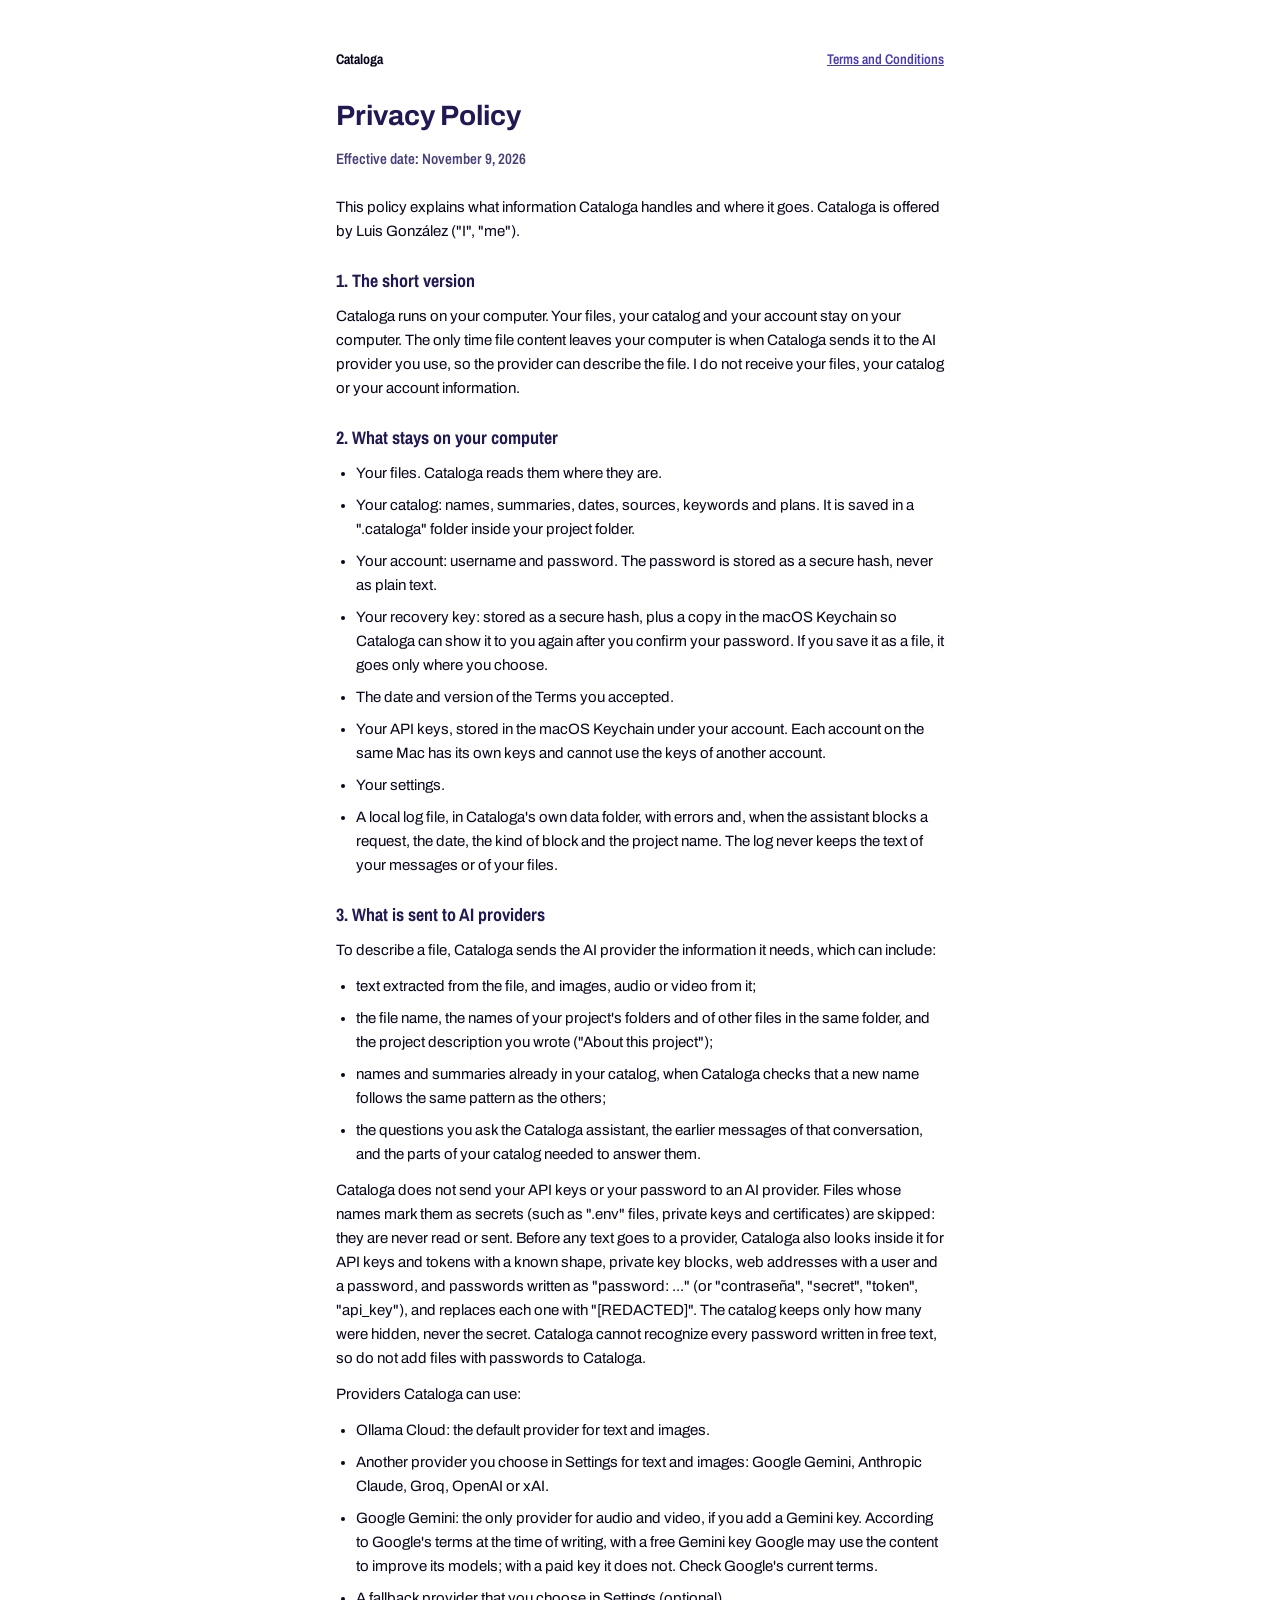
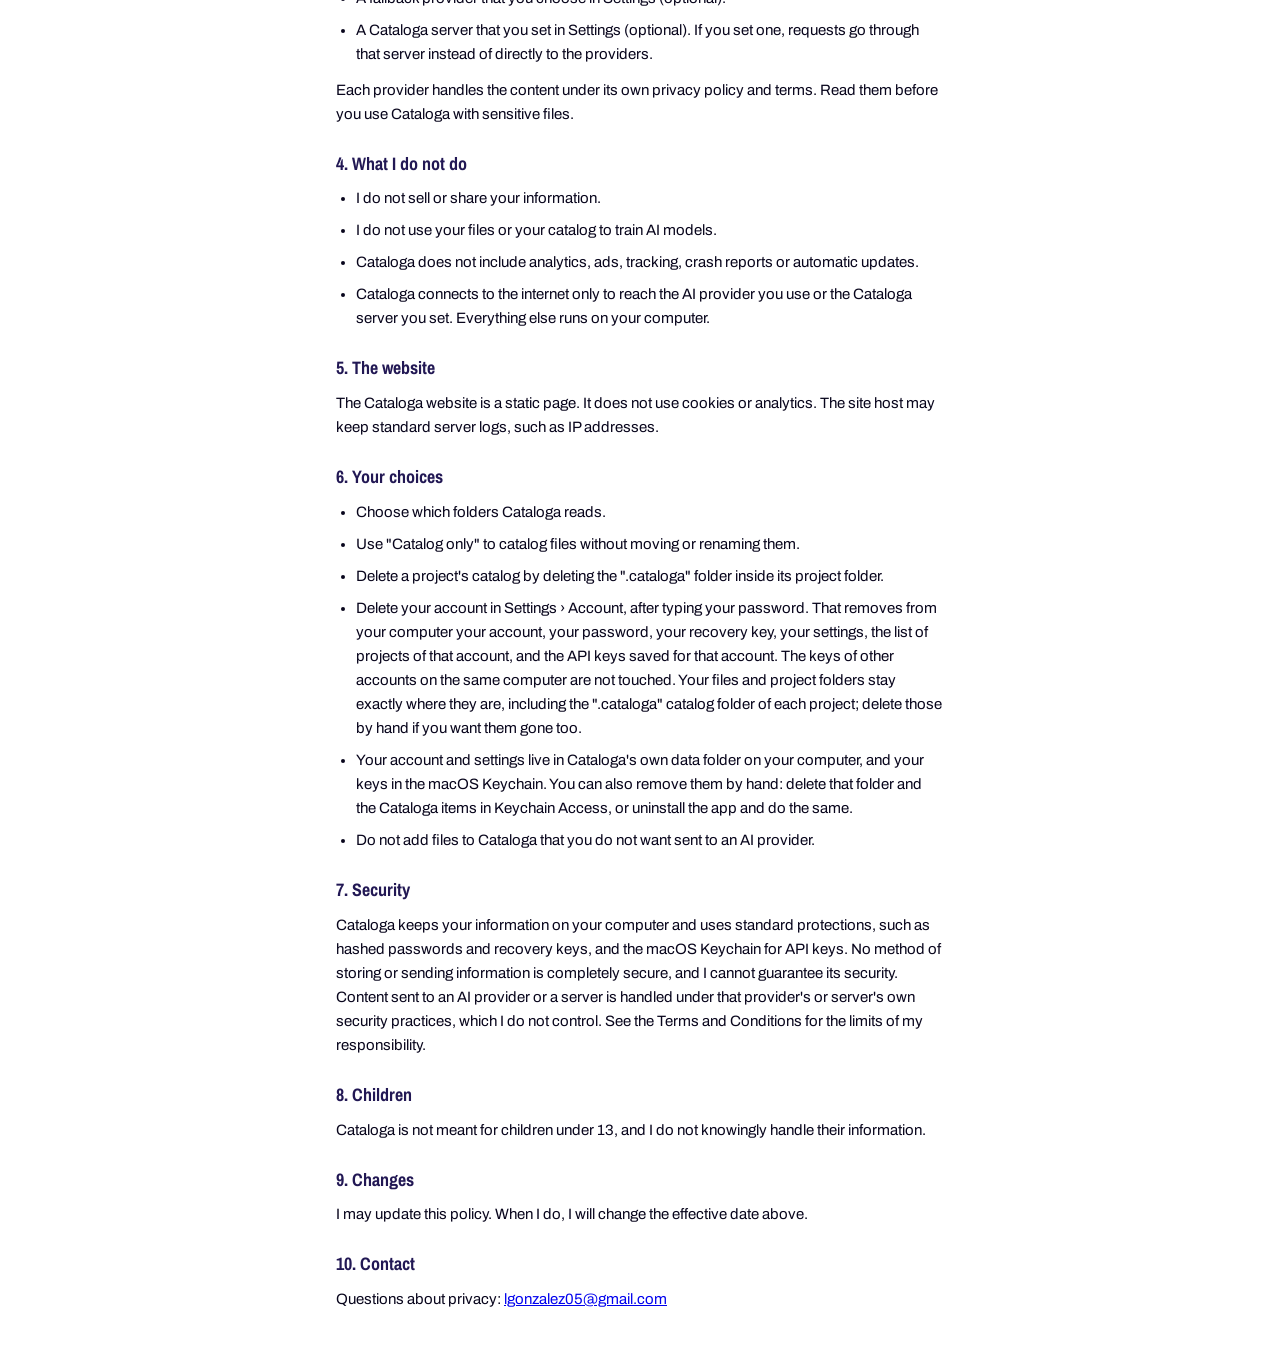
<file: frontend/legal/privacy.html>
<!DOCTYPE html>
<html lang="en">
<head>
    <meta charset="UTF-8">
    <meta name="viewport" content="width=device-width, initial-scale=1.0">
    <title>Cataloga · Privacy Policy</title>
    <link rel="stylesheet" href="../css/main.css">
</head>
<body class="legal-page">
    <main>
        <p class="legal-nav">
            <strong>Cataloga</strong>
            <a href="terms.html">Terms and Conditions</a>
        </p>
        <h1>Privacy Policy</h1>
        <p class="legal-date">Effective date: November 9, 2026</p>
<p>This policy explains what information Cataloga handles and where it goes. Cataloga is offered by Luis González (&quot;I&quot;, &quot;me&quot;).</p>
<section id="s1">
<h2>1. The short version</h2>
<p>Cataloga runs on your computer. Your files, your catalog and your account stay on your computer. The only time file content leaves your computer is when Cataloga sends it to the AI provider you use, so the provider can describe the file. I do not receive your files, your catalog or your account information.</p>
</section>
<section id="s2">
<h2>2. What stays on your computer</h2>
<ul>
<li>Your files. Cataloga reads them where they are.</li>
<li>Your catalog: names, summaries, dates, sources, keywords and plans. It is saved in a &quot;.cataloga&quot; folder inside your project folder.</li>
<li>Your account: username and password. The password is stored as a secure hash, never as plain text.</li>
<li>Your recovery key: stored as a secure hash, plus a copy in the macOS Keychain so Cataloga can show it to you again after you confirm your password. If you save it as a file, it goes only where you choose.</li>
<li>The date and version of the Terms you accepted.</li>
<li>Your API keys, stored in the macOS Keychain under your account. Each account on the same Mac has its own keys and cannot use the keys of another account.</li>
<li>Your settings.</li>
<li>A local log file, in Cataloga&#x27;s own data folder, with errors and, when the assistant blocks a request, the date, the kind of block and the project name. The log never keeps the text of your messages or of your files.</li>
</ul>
</section>
<section id="s3">
<h2>3. What is sent to AI providers</h2>
<p>To describe a file, Cataloga sends the AI provider the information it needs, which can include:</p>
<ul>
<li>text extracted from the file, and images, audio or video from it;</li>
<li>the file name, the names of your project&#x27;s folders and of other files in the same folder, and the project description you wrote (&quot;About this project&quot;);</li>
<li>names and summaries already in your catalog, when Cataloga checks that a new name follows the same pattern as the others;</li>
<li>the questions you ask the Cataloga assistant, the earlier messages of that conversation, and the parts of your catalog needed to answer them.</li>
</ul>
<p>Cataloga does not send your API keys or your password to an AI provider. Files whose names mark them as secrets (such as &quot;.env&quot; files, private keys and certificates) are skipped: they are never read or sent. Before any text goes to a provider, Cataloga also looks inside it for API keys and tokens with a known shape, private key blocks, web addresses with a user and a password, and passwords written as &quot;password: ...&quot; (or &quot;contraseña&quot;, &quot;secret&quot;, &quot;token&quot;, &quot;api_key&quot;), and replaces each one with &quot;[REDACTED]&quot;. The catalog keeps only how many were hidden, never the secret. Cataloga cannot recognize every password written in free text, so do not add files with passwords to Cataloga.</p>
<p>Providers Cataloga can use:</p>
<ul>
<li>Ollama Cloud: the default provider for text and images.</li>
<li>Another provider you choose in Settings for text and images: Google Gemini, Anthropic Claude, Groq, OpenAI or xAI.</li>
<li>Google Gemini: the only provider for audio and video, if you add a Gemini key. According to Google&#x27;s terms at the time of writing, with a free Gemini key Google may use the content to improve its models; with a paid key it does not. Check Google&#x27;s current terms.</li>
<li>A fallback provider that you choose in Settings (optional).</li>
<li>A Cataloga server that you set in Settings (optional). If you set one, requests go through that server instead of directly to the providers.</li>
</ul>
<p>Each provider handles the content under its own privacy policy and terms. Read them before you use Cataloga with sensitive files.</p>
</section>
<section id="s4">
<h2>4. What I do not do</h2>
<ul>
<li>I do not sell or share your information.</li>
<li>I do not use your files or your catalog to train AI models.</li>
<li>Cataloga does not include analytics, ads, tracking, crash reports or automatic updates.</li>
<li>Cataloga connects to the internet only to reach the AI provider you use or the Cataloga server you set. Everything else runs on your computer.</li>
</ul>
</section>
<section id="s5">
<h2>5. The website</h2>
<p>The Cataloga website is a static page. It does not use cookies or analytics. The site host may keep standard server logs, such as IP addresses.</p>
</section>
<section id="s6">
<h2>6. Your choices</h2>
<ul>
<li>Choose which folders Cataloga reads.</li>
<li>Use &quot;Catalog only&quot; to catalog files without moving or renaming them.</li>
<li>Delete a project&#x27;s catalog by deleting the &quot;.cataloga&quot; folder inside its project folder.</li>
<li>Delete your account in Settings › Account, after typing your password. That removes from your computer your account, your password, your recovery key, your settings, the list of projects of that account, and the API keys saved for that account. The keys of other accounts on the same computer are not touched. Your files and project folders stay exactly where they are, including the &quot;.cataloga&quot; catalog folder of each project; delete those by hand if you want them gone too.</li>
<li>Your account and settings live in Cataloga&#x27;s own data folder on your computer, and your keys in the macOS Keychain. You can also remove them by hand: delete that folder and the Cataloga items in Keychain Access, or uninstall the app and do the same.</li>
<li>Do not add files to Cataloga that you do not want sent to an AI provider.</li>
</ul>
</section>
<section id="s7">
<h2>7. Security</h2>
<p>Cataloga keeps your information on your computer and uses standard protections, such as hashed passwords and recovery keys, and the macOS Keychain for API keys. No method of storing or sending information is completely secure, and I cannot guarantee its security. Content sent to an AI provider or a server is handled under that provider&#x27;s or server&#x27;s own security practices, which I do not control. See the Terms and Conditions for the limits of my responsibility.</p>
</section>
<section id="s8">
<h2>8. Children</h2>
<p>Cataloga is not meant for children under 13, and I do not knowingly handle their information.</p>
</section>
<section id="s9">
<h2>9. Changes</h2>
<p>I may update this policy. When I do, I will change the effective date above.</p>
</section>
<section id="s10">
<h2>10. Contact</h2>
<p>Questions about privacy: <a href="mailto:lgonzalez05@gmail.com">lgonzalez05@gmail.com</a></p>
</section>
    </main>
</body>
</html>
</file>
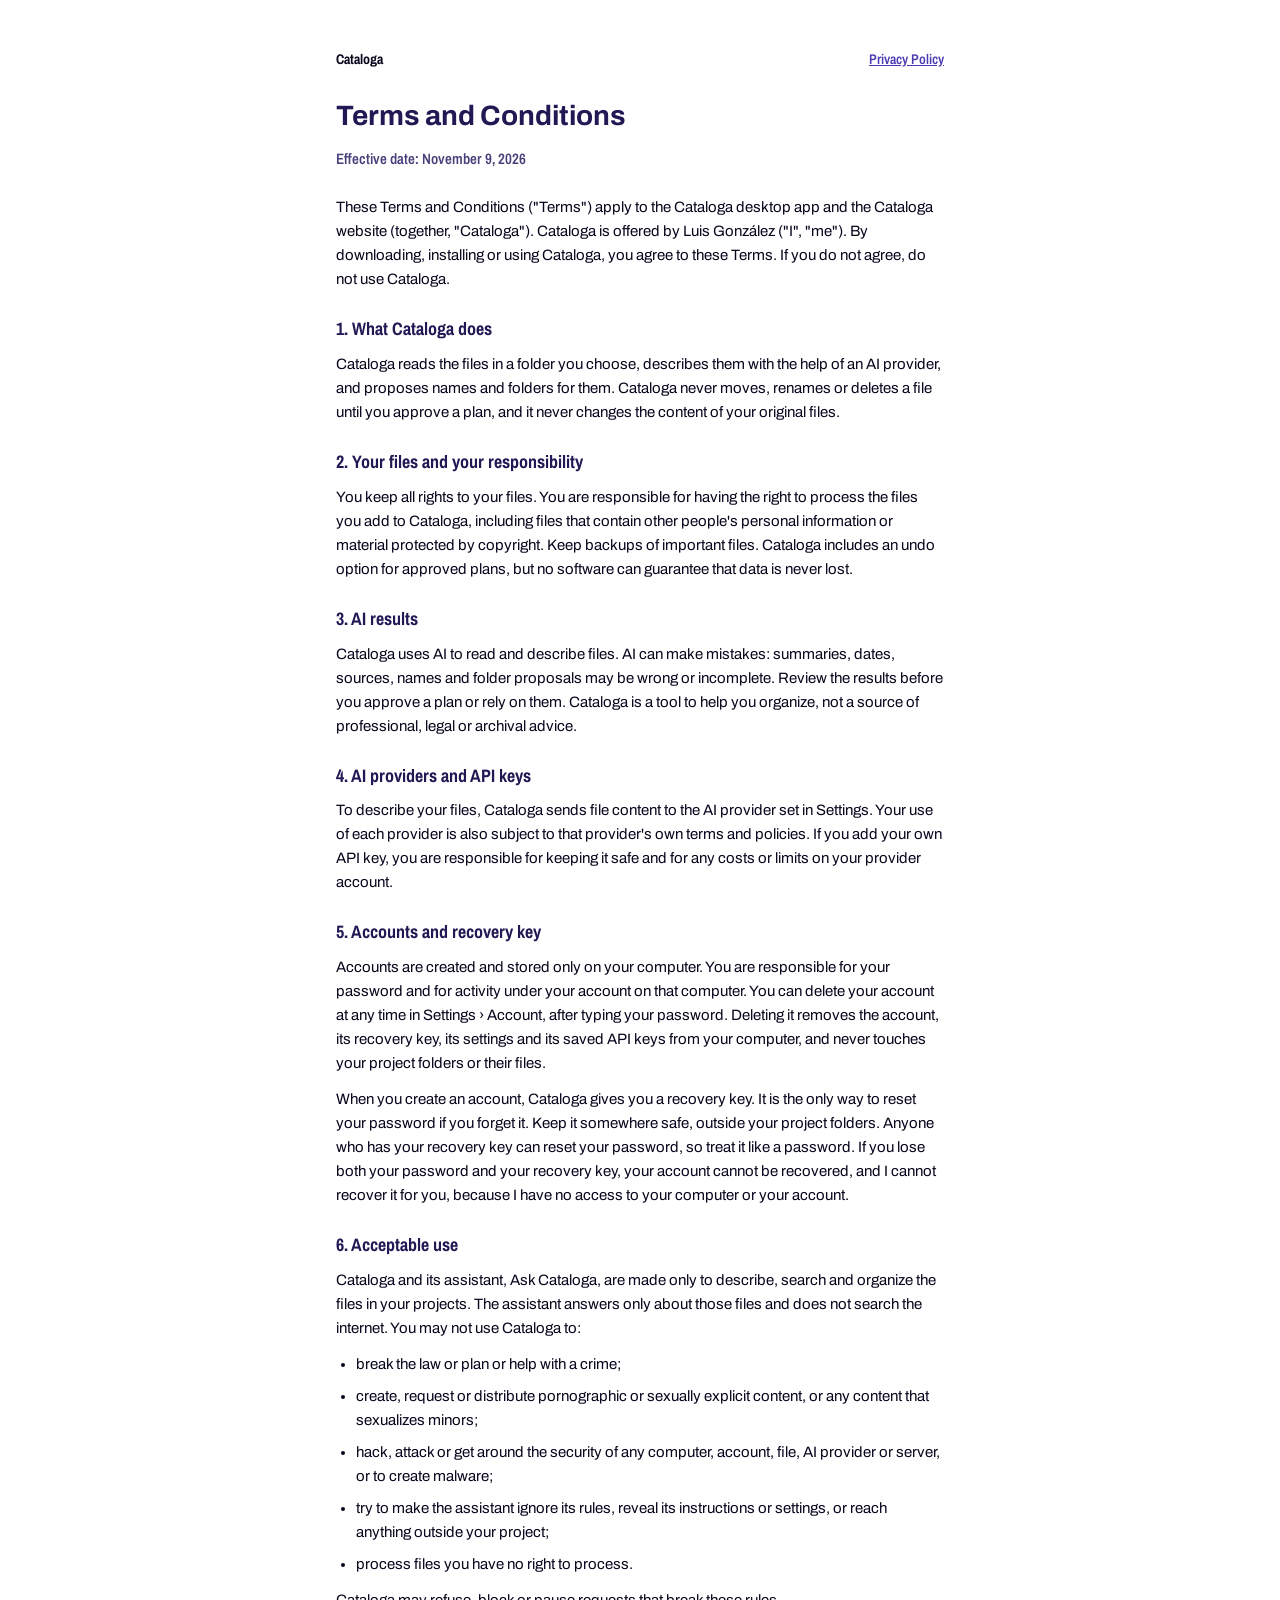
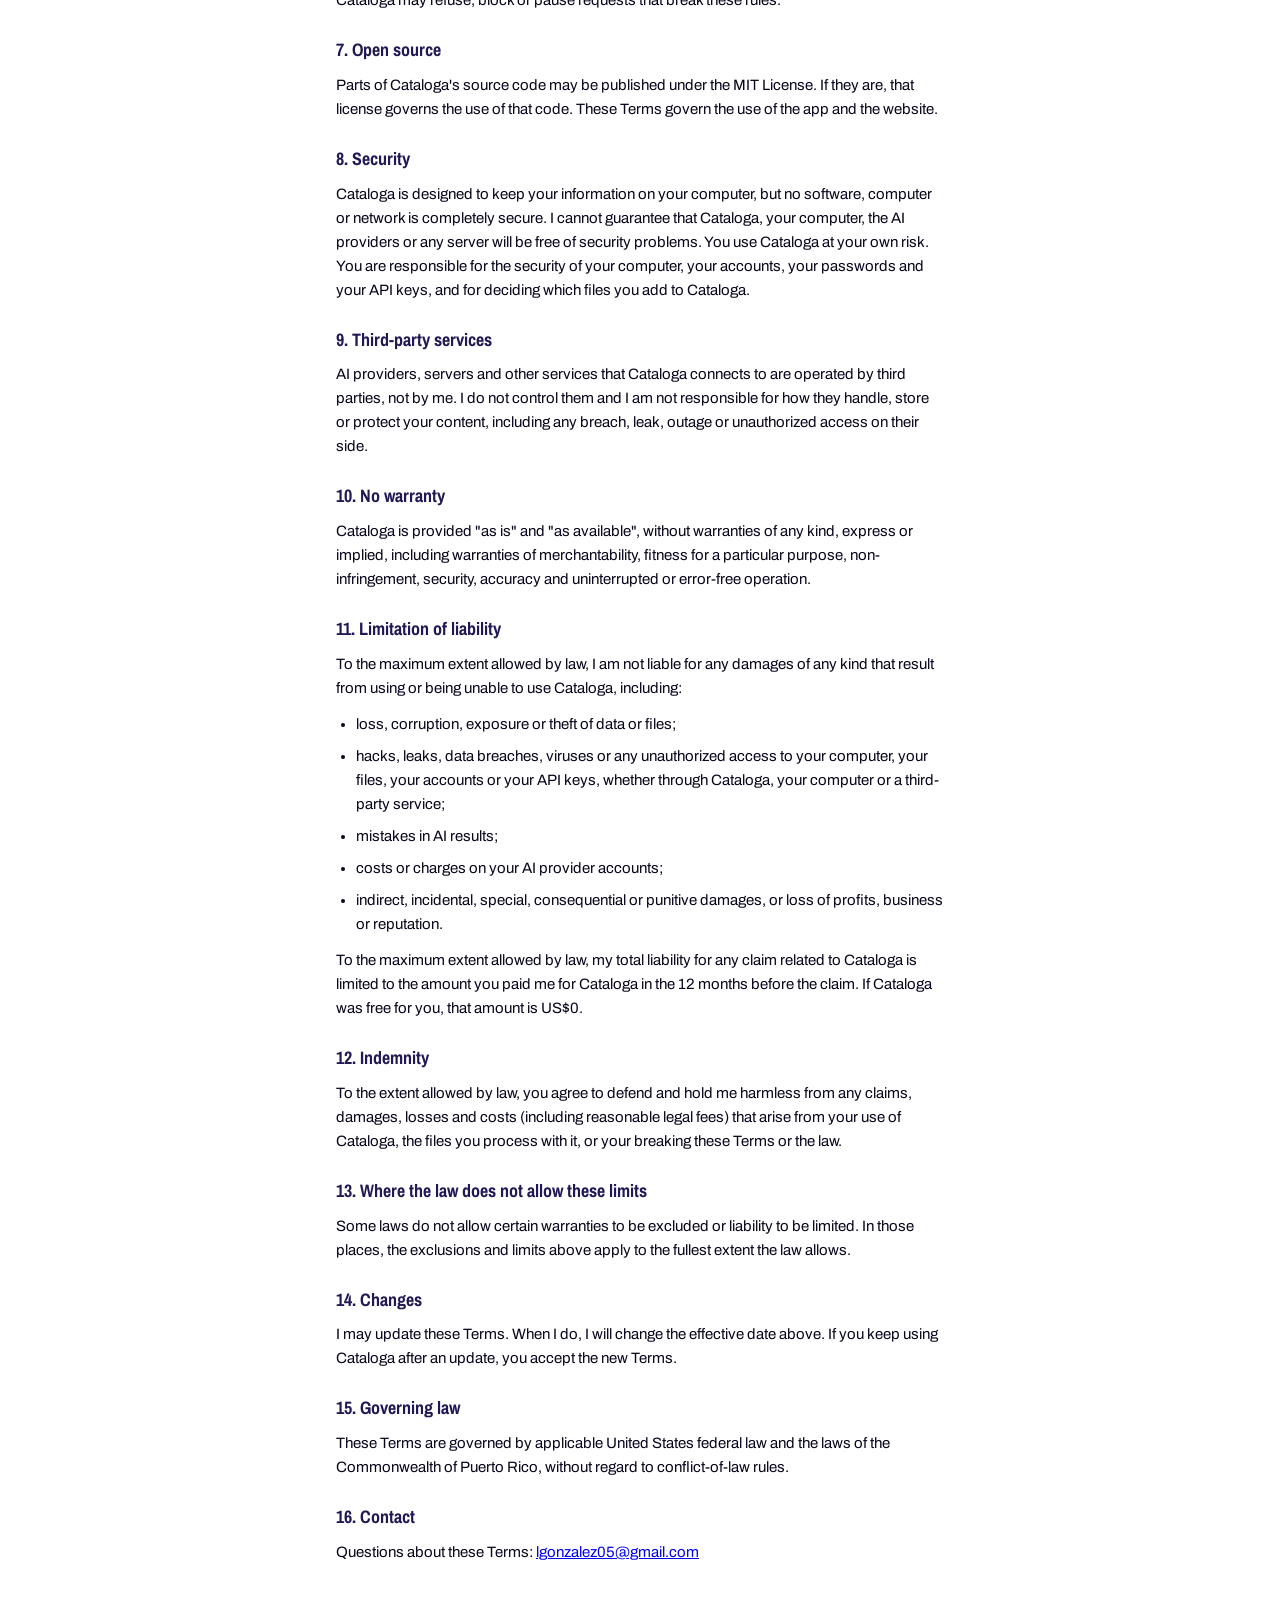
<file: frontend/legal/terms.html>
<!DOCTYPE html>
<html lang="en">
<head>
    <meta charset="UTF-8">
    <meta name="viewport" content="width=device-width, initial-scale=1.0">
    <title>Cataloga · Terms and Conditions</title>
    <link rel="stylesheet" href="../css/main.css">
</head>
<body class="legal-page">
    <main>
        <p class="legal-nav">
            <strong>Cataloga</strong>
            <a href="privacy.html">Privacy Policy</a>
        </p>
        <h1>Terms and Conditions</h1>
        <p class="legal-date">Effective date: November 9, 2026</p>
<p>These Terms and Conditions (&quot;Terms&quot;) apply to the Cataloga desktop app and the Cataloga website (together, &quot;Cataloga&quot;). Cataloga is offered by Luis González (&quot;I&quot;, &quot;me&quot;). By downloading, installing or using Cataloga, you agree to these Terms. If you do not agree, do not use Cataloga.</p>
<section id="s1">
<h2>1. What Cataloga does</h2>
<p>Cataloga reads the files in a folder you choose, describes them with the help of an AI provider, and proposes names and folders for them. Cataloga never moves, renames or deletes a file until you approve a plan, and it never changes the content of your original files.</p>
</section>
<section id="s2">
<h2>2. Your files and your responsibility</h2>
<p>You keep all rights to your files. You are responsible for having the right to process the files you add to Cataloga, including files that contain other people&#x27;s personal information or material protected by copyright. Keep backups of important files. Cataloga includes an undo option for approved plans, but no software can guarantee that data is never lost.</p>
</section>
<section id="s3">
<h2>3. AI results</h2>
<p>Cataloga uses AI to read and describe files. AI can make mistakes: summaries, dates, sources, names and folder proposals may be wrong or incomplete. Review the results before you approve a plan or rely on them. Cataloga is a tool to help you organize, not a source of professional, legal or archival advice.</p>
</section>
<section id="s4">
<h2>4. AI providers and API keys</h2>
<p>To describe your files, Cataloga sends file content to the AI provider set in Settings. Your use of each provider is also subject to that provider&#x27;s own terms and policies. If you add your own API key, you are responsible for keeping it safe and for any costs or limits on your provider account.</p>
</section>
<section id="s5">
<h2>5. Accounts and recovery key</h2>
<p>Accounts are created and stored only on your computer. You are responsible for your password and for activity under your account on that computer. You can delete your account at any time in Settings › Account, after typing your password. Deleting it removes the account, its recovery key, its settings and its saved API keys from your computer, and never touches your project folders or their files.</p>
<p>When you create an account, Cataloga gives you a recovery key. It is the only way to reset your password if you forget it. Keep it somewhere safe, outside your project folders. Anyone who has your recovery key can reset your password, so treat it like a password. If you lose both your password and your recovery key, your account cannot be recovered, and I cannot recover it for you, because I have no access to your computer or your account.</p>
</section>
<section id="s6">
<h2>6. Acceptable use</h2>
<p>Cataloga and its assistant, Ask Cataloga, are made only to describe, search and organize the files in your projects. The assistant answers only about those files and does not search the internet. You may not use Cataloga to:</p>
<ul>
<li>break the law or plan or help with a crime;</li>
<li>create, request or distribute pornographic or sexually explicit content, or any content that sexualizes minors;</li>
<li>hack, attack or get around the security of any computer, account, file, AI provider or server, or to create malware;</li>
<li>try to make the assistant ignore its rules, reveal its instructions or settings, or reach anything outside your project;</li>
<li>process files you have no right to process.</li>
</ul>
<p>Cataloga may refuse, block or pause requests that break these rules.</p>
</section>
<section id="s7">
<h2>7. Open source</h2>
<p>Parts of Cataloga&#x27;s source code may be published under the MIT License. If they are, that license governs the use of that code. These Terms govern the use of the app and the website.</p>
</section>
<section id="s8">
<h2>8. Security</h2>
<p>Cataloga is designed to keep your information on your computer, but no software, computer or network is completely secure. I cannot guarantee that Cataloga, your computer, the AI providers or any server will be free of security problems. You use Cataloga at your own risk. You are responsible for the security of your computer, your accounts, your passwords and your API keys, and for deciding which files you add to Cataloga.</p>
</section>
<section id="s9">
<h2>9. Third-party services</h2>
<p>AI providers, servers and other services that Cataloga connects to are operated by third parties, not by me. I do not control them and I am not responsible for how they handle, store or protect your content, including any breach, leak, outage or unauthorized access on their side.</p>
</section>
<section id="s10">
<h2>10. No warranty</h2>
<p>Cataloga is provided &quot;as is&quot; and &quot;as available&quot;, without warranties of any kind, express or implied, including warranties of merchantability, fitness for a particular purpose, non-infringement, security, accuracy and uninterrupted or error-free operation.</p>
</section>
<section id="s11">
<h2>11. Limitation of liability</h2>
<p>To the maximum extent allowed by law, I am not liable for any damages of any kind that result from using or being unable to use Cataloga, including:</p>
<ul>
<li>loss, corruption, exposure or theft of data or files;</li>
<li>hacks, leaks, data breaches, viruses or any unauthorized access to your computer, your files, your accounts or your API keys, whether through Cataloga, your computer or a third-party service;</li>
<li>mistakes in AI results;</li>
<li>costs or charges on your AI provider accounts;</li>
<li>indirect, incidental, special, consequential or punitive damages, or loss of profits, business or reputation.</li>
</ul>
<p>To the maximum extent allowed by law, my total liability for any claim related to Cataloga is limited to the amount you paid me for Cataloga in the 12 months before the claim. If Cataloga was free for you, that amount is US$0.</p>
</section>
<section id="s12">
<h2>12. Indemnity</h2>
<p>To the extent allowed by law, you agree to defend and hold me harmless from any claims, damages, losses and costs (including reasonable legal fees) that arise from your use of Cataloga, the files you process with it, or your breaking these Terms or the law.</p>
</section>
<section id="s13">
<h2>13. Where the law does not allow these limits</h2>
<p>Some laws do not allow certain warranties to be excluded or liability to be limited. In those places, the exclusions and limits above apply to the fullest extent the law allows.</p>
</section>
<section id="s14">
<h2>14. Changes</h2>
<p>I may update these Terms. When I do, I will change the effective date above. If you keep using Cataloga after an update, you accept the new Terms.</p>
</section>
<section id="s15">
<h2>15. Governing law</h2>
<p>These Terms are governed by applicable United States federal law and the laws of the Commonwealth of Puerto Rico, without regard to conflict-of-law rules.</p>
</section>
<section id="s16">
<h2>16. Contact</h2>
<p>Questions about these Terms: <a href="mailto:lgonzalez05@gmail.com">lgonzalez05@gmail.com</a></p>
</section>
    </main>
</body>
</html>
</file>
<file: frontend/css/main.css>
/* main.css: Cataloga styles. Colors, fonts, and Violet as the only accent follow BRAND.md. */

/* ======== Fonts and brand values ======== */

/* Fonts are bundled so the app works offline. Geo appears only inside the logo SVGs. */

/* Variable fonts: one file covers every weight (and, for Archivo, every width). */
@font-face {
    font-family: "Archivo";
    src: url("../fonts/Archivo-VariableFont_wdth,wght.ttf")
        format("truetype");
    font-weight: 100 900;
    font-stretch: 62% 125%;
    font-style: normal;
}

@font-face {
    font-family: "Archivo Narrow";
    src: url("../fonts/ArchivoNarrow-VariableFont_wght.ttf")
        format("truetype");
    font-weight: 400 700;
    font-style: normal;
}

/* Brand values. Every color, space, and radius comes from here. */
:root {
    /* Light only for now: a dark theme is planned for later. */
    color-scheme: light;
    --color-deep-space: #08051c;
    --color-midnight: #221854;
    --color-nebula: #342476;
    --color-dusk: #46417b;
    --color-violet: #493bb2;
    --color-paper: #eef5fa;
    --color-white: #ffffff;
    --color-line: rgba(70, 65, 123, 0.16);
    /* Tints of Violet for charts: each step is clearly lighter, and even
       the lightest keeps 3:1 against Paper. */
    --color-iris: #6458c3;
    --color-lilac: #8b81d6;
    --color-lavender: #d6d1f4;

    --spacing-4: 4px;
    --spacing-8: 8px;
    --spacing-12: 12px;
    --spacing-16: 16px;
    --spacing-24: 24px;
    --spacing-32: 32px;
    --spacing-48: 48px;
    --spacing-64: 64px;

    --radius-sm: 8px;
    --radius-md: 12px;
    --radius-lg: 20px;
    --radius-full: 999px;

    /* Two shadows, in Deep Space: a card at rest, and what floats above
       the page (menus, tooltips, dialogs, the chat). */
    --shadow-card: none;
    --shadow-float: 0 24px 64px rgba(8, 5, 28, 0.24);

    /* Placeholders (5.2:1 on white) and actions that remove something. */
    --color-placeholder: #6b6895;
    --color-danger: #b42318;

    --font-body: "Archivo", sans-serif;
    --font-label: "Archivo Narrow", sans-serif;

    /* Solid surfaces: a card is white on Paper, with a line one step
       darker. A tint for headers and rows inside a card. */
    --surface: #ffffff;
    --surface-line: rgba(34, 24, 84, 0.08);
    --surface-tint: #f6f9fc;
    /* Space between cards, across and down. */
    --card-gap: 20px;

    --frame-gap: 12px;
    --sidebar-width: 248px;
    /* Room at the bottom of the content for the chat button. */
    --chat-button-room: 88px;
}

/* ======== Base: reset, body, focus, icons, helpers ======== */

* {
    box-sizing: border-box;
    margin: 0;
    padding: 0;
}

/* Flat Paper: no gradient and nothing moving behind the work. */
body {
    font-family: var(--font-body);
    font-size: 15px;
    line-height: 22px;
    background-color: var(--color-paper);
    color: var(--color-deep-space);
}

button,
input,
select,
textarea {
    font-family: inherit;
    color: inherit;
}

.hidden {
    display: none !important;
}

/* Scrolling stops at the end of the page or list, with no bounce. */
* {
    overscroll-behavior: none;
}

/* Any text can be selected and copied. Controls are not, so a double click does not highlight them. */
button,
.nav-link,
.icon {
    -webkit-user-select: none;
    user-select: none;
}

/* Placeholders: a grey that still reads at 4.5:1. */
::placeholder {
    color: var(--color-placeholder);
    opacity: 1;
}

/* Keyboard focus: a Violet ring on everything that can be focused. */
:focus-visible {
    outline: 2px solid var(--color-violet);
    outline-offset: 2px;
}

/* On the dark gradients (sidebar, folder banner, Needs Manual Review) the
   ring is Paper: at least 6:1 on both ends of each gradient. */
.sidebar :focus-visible,
.folder-banner :focus-visible,
.review-card :focus-visible {
    outline-color: var(--color-paper);
}

/* Inside the project list the ring is drawn inward, so the list's scroll
   box does not cut it. */
.project-link:focus-visible {
    outline-offset: -2px;
}

/* Text only screen readers read, like the word under a × button. */
.visually-hidden {
    position: absolute;
    width: 1px;
    height: 1px;
    overflow: hidden;
    clip: rect(0 0 0 0);
    white-space: nowrap;
}

/* Every icon drawn with a mask: Lucide icons, table media types, message icons. */
.icon,
td.media-type::before,
.form-message.error::before,
.form-message.success::before,
.toolbar-message::before {
    mask-position: center;
    mask-repeat: no-repeat;
    mask-size: contain;
    -webkit-mask-position: center;
    -webkit-mask-repeat: no-repeat;
    -webkit-mask-size: contain;
}

/* Lucide icons as a mask take the text color. pywebview (WebKit) needs -webkit-. */
.icon {
    display: inline-block;
    flex-shrink: 0;
    width: 18px;
    height: 18px;
    background-color: currentColor;
}

.icon-catalog {
    mask-image: url("../assets/icons/folder-open.svg");
    -webkit-mask-image: url("../assets/icons/folder-open.svg");
}

.icon-dashboard {
    mask-image: url("../assets/icons/layout-dashboard.svg");
    -webkit-mask-image: url("../assets/icons/layout-dashboard.svg");
}

.icon-eye-off {
    mask-image: url("../assets/icons/eye-off.svg");
    -webkit-mask-image: url("../assets/icons/eye-off.svg");
}

.icon-close {
    mask-image: url("../assets/icons/x.svg");
    -webkit-mask-image: url("../assets/icons/x.svg");
}

.icon-help {
    mask-image: url("../assets/icons/circle-help.svg");
    -webkit-mask-image: url("../assets/icons/circle-help.svg");
}

.icon-home {
    mask-image: url("../assets/icons/home.svg");
    -webkit-mask-image: url("../assets/icons/home.svg");
}

.icon-list {
    mask-image: url("../assets/icons/list.svg");
    -webkit-mask-image: url("../assets/icons/list.svg");
}

.icon-grid {
    mask-image: url("../assets/icons/layout-grid.svg");
    -webkit-mask-image: url("../assets/icons/layout-grid.svg");
}

.icon-columns {
    mask-image: url("../assets/icons/columns-3.svg");
    -webkit-mask-image: url("../assets/icons/columns-3.svg");
}

.icon-plan {
    mask-image: url("../assets/icons/check-circle.svg");
    -webkit-mask-image: url("../assets/icons/check-circle.svg");
}

.icon-settings {
    mask-image: url("../assets/icons/settings.svg");
    -webkit-mask-image: url("../assets/icons/settings.svg");
}

.icon-logout {
    mask-image: url("../assets/icons/log-out.svg");
    -webkit-mask-image: url("../assets/icons/log-out.svg");
}

.icon-search {
    mask-image: url("../assets/icons/search.svg");
    -webkit-mask-image: url("../assets/icons/search.svg");
}

.icon-check {
    mask-image: url("../assets/icons/check.svg");
    -webkit-mask-image: url("../assets/icons/check.svg");
}

.icon-download {
    mask-image: url("../assets/icons/download.svg");
    -webkit-mask-image: url("../assets/icons/download.svg");
}

.icon-eye {
    mask-image: url("../assets/icons/eye.svg");
    -webkit-mask-image: url("../assets/icons/eye.svg");
}

.icon-user {
    mask-image: url("../assets/icons/circle-user.svg");
    -webkit-mask-image: url("../assets/icons/circle-user.svg");
}

/* Short values that should stay on one line. */
.nowrap {
    white-space: nowrap;
}

/* Missing values: Dusk italic. Solid Dusk keeps 4.5:1 on the glass. */
.placeholder {
    color: var(--color-dusk);
    font-style: italic;
}

code {
    font-family: ui-monospace, Menlo, monospace;
    font-size: 13px;
    color: var(--color-midnight);
    background: var(--color-paper);
    border-radius: var(--radius-sm);
    padding: 2px 6px;
}

code:empty {
    display: none;
}

/* ======== Frame: top bar, sidebar, content area ======== */

/* #nav-bar only groups the top bar, sidebar, and chat button; each is fixed on its own. */
.sidebar {
    position: fixed;
    z-index: 5;
    border-radius: var(--radius-lg);
    /* Flat Deep Space: the frame stays still and quiet. */
    background: var(--color-deep-space);
    color: var(--color-paper);
}

/* The sidebar: logo on top, Settings and the account at the bottom. */
.sidebar {
    top: var(--frame-gap);
    left: var(--frame-gap);
    bottom: var(--frame-gap);
    width: var(--sidebar-width);
    display: flex;
    flex-direction: column;
    gap: 26px;
    padding: 24px 14px 20px;
    overflow: hidden;
}

/* "Projects": sentence case, Paper at 60% (7:1 on Deep Space). */
.side-label {
    padding: 0 12px 4px;
    color: rgba(238, 245, 250, 0.6);
    font-size: 13px;
    font-weight: 600;
}

/* The number next to Plan: proposals that wait for a look. */
.nav-badge {
    min-width: 22px;
    margin-left: auto;
    padding: 1px 7px;
    border-radius: var(--radius-full);
    background: rgba(238, 245, 250, 0.14);
    color: var(--color-paper);
    font-size: 12px;
    font-weight: 600;
    line-height: 18px;
    text-align: center;
}

.side-bottom {
    display: grid;
    flex: none;
    gap: 2px;
    margin-top: auto;
    padding-top: 14px;
    border-top: 1px solid rgba(238, 245, 250, 0.12);
}

.side-bottom .logout-button {
    width: 100%;
    margin: 0;
    color: rgba(238, 245, 250, 0.6);
    font-size: 14px;
    font-weight: 400;
    text-align: left;
}

.account-line {
    overflow: hidden;
    min-width: 0;
    text-overflow: ellipsis;
    white-space: nowrap;
}

/* 184 px wide and centered, as in the mockup (over the 160 px minimum). */
.app-logo {
    flex: none;
    align-self: center;
    width: 184px;
    max-width: 84%;
    height: auto;
    margin-top: 4px;
}

.search-box {
    position: relative;
    flex: 1;
    color: var(--color-dusk);
}

.search-box .icon {
    position: absolute;
    top: 13px;
    left: var(--spacing-16);
}

.search-box input {
    width: 100%;
    height: 44px;
    border: 1px solid var(--color-line);
    border-radius: var(--radius-full);
    background: var(--color-white);
    padding: 0 var(--spacing-16) 0 44px;
    font-size: 15px;
}

/* The links shrink so only the project list scrolls. */
.nav-links {
    display: flex;
    flex-direction: column;
    gap: var(--spacing-4);
    min-height: 0;
}

/* Projects under their label. Only this list scrolls. */
.project-list {
    list-style: none;
    display: flex;
    flex-direction: column;
    gap: 2px;
    min-height: 0;
    overflow-y: auto;
    padding-left: var(--spacing-24);
}

.project-link {
    display: block;
    width: 100%;
    padding: 6px var(--spacing-12);
    border: none;
    border-radius: var(--radius-md);
    background: none;
    color: rgba(238, 245, 250, 0.72);
    font-size: 14px;
    text-align: left;
    cursor: pointer;
    /* Long names end in "…"; the full name is in the title. */
    overflow: hidden;
    text-overflow: ellipsis;
    white-space: nowrap;
}

.project-link:hover {
    background: rgba(255, 255, 255, 0.12);
    color: var(--color-paper);
}

/* The active project: white SemiBold, no background, so it does not compete with the view. */
.project-link.active {
    color: var(--color-paper);
    font-weight: 600;
}

/* Folder missing: dimmed, but it can still be opened to remove it. */
.project-link.unavailable {
    color: rgba(238, 245, 250, 0.75);
    font-style: italic;
}

.project-link.new-project::before {
    content: "+ ";
}

.project-empty {
    padding: 6px var(--spacing-12);
    color: rgba(238, 245, 250, 0.7);
    font-size: 14px;
}

.nav-link,
.logout-button {
    display: flex;
    align-items: center;
    gap: var(--spacing-12);
    min-height: 44px;
    padding: 10px var(--spacing-12);
    border-radius: 10px;
    color: rgba(238, 245, 250, 0.72);
    text-decoration: none;
    font-size: 15px;
}

.nav-link:hover,
.logout-button:hover {
    background: rgba(255, 255, 255, 0.08);
    color: var(--color-paper);
}

/* The open view: the one place Violet fills the frame (selection). */
.nav-link.active {
    background: var(--color-violet);
    color: var(--color-paper);
    font-weight: 600;
}

/* Log out in the top bar, after the user's name. */
.logout-button {
    margin-left: var(--spacing-8);
    border: none;
    background: none;
    cursor: pointer;
    font-size: 14px;
}

/* Content area. The bottom padding keeps the chat button off the last row and Save. */
#app-main {
    min-height: calc(100vh - var(--frame-gap) * 2);
    margin: var(--frame-gap) var(--frame-gap) var(--frame-gap)
        calc(var(--sidebar-width) + var(--frame-gap) * 2);
    padding-bottom: var(--chat-button-room);
}

/* The work sits on Paper; cards and tables are the white surfaces. */
.view {
    padding: 24px 36px 24px 12px;
}

/* Dashboard and Settings end at the chat room above; more padding was blank space. */
#app-main:not(.fixed-view) > .view {
    padding-bottom: 0;
}

/* Screen titles: Archivo SemiBold 32 px, an app's scale, not a landing page's. */
.view-title {
    font-weight: 600;
    font-size: 32px;
    line-height: 38px;
    color: var(--color-midnight);
    margin-bottom: var(--spacing-24);
}

/* ======== Components ======== */
/* Parts used on more than one screen. */

/* Field labels only: Archivo Narrow SemiBold, 12 px, uppercase (BRAND.md).
   Table headers and card labels are sentence case, 13 px (Nov 9). */
.settings-form label {
    font-family: var(--font-label);
    font-size: 12px;
    font-weight: 600;
    letter-spacing: 0.12em;
    text-transform: uppercase;
    color: var(--color-dusk);
}

/* Section titles (H2): Archivo SemiBold 18 px in Midnight. */
.settings-form h2,
.settings-card h2,
.confirm-dialog h2,
.panel h2,
.chat-header h2,
.chat-empty-title {
    font-size: 18px;
    font-weight: 600;
    color: var(--color-midnight);
}

/* Text that ends in "…" when it does not fit on one line. */
.project-title,
.activity-name,
.chat-card-name,
.chat-source .file-link {
    overflow: hidden;
    text-overflow: ellipsis;
    white-space: nowrap;
}

/* Forms: one column of labels and fields. */
.settings-form {
    display: flex;
    flex-direction: column;
}

.settings-form h2 {
    line-height: 24px;
}

.settings-form .hint {
    color: var(--color-dusk);
    font-size: 14px;
    margin: var(--spacing-8) 0 var(--spacing-16);
}

.settings-form .hint:empty {
    display: none;
}

.settings-form label {
    margin-bottom: var(--spacing-8);
}

.settings-form input,
.settings-form select {
    height: 40px;
    border: 1px solid var(--color-line);
    border-radius: var(--radius-sm);
    background-color: var(--color-white);
    padding: 0 var(--spacing-12);
    font-size: 15px;
    margin-bottom: var(--spacing-16);
}

.settings-form input:focus,
.settings-form select:focus {
    outline: 2px solid var(--color-violet);
    outline-offset: 0;
    border-color: transparent;
}

.settings-form input[readonly] {
    background-color: var(--color-paper);
    color: var(--color-dusk);
}

.form-buttons {
    display: flex;
    gap: var(--spacing-8);
}

.primary-button,
.secondary-button,
.pill-button {
    display: inline-flex;
    align-items: center;
    justify-content: center;
    gap: var(--spacing-8);
    height: 40px;
    padding: 0 var(--spacing-24);
    border-radius: var(--radius-full);
    font-size: 15px;
    font-weight: 600;
    cursor: pointer;
}

.primary-button {
    align-self: flex-start;
    border: none;
    background: var(--color-violet);
    color: var(--color-paper);
}

.primary-button:hover {
    background: var(--color-nebula);
}

/* Off, but still readable (6.2:1): Lavender with Dusk text. */
.primary-button:disabled {
    background: var(--color-lavender);
    color: var(--color-dusk);
    cursor: not-allowed;
}

/* What an off button is waiting for, beside it. */
.action-hint {
    color: var(--color-dusk);
    font-size: 14px;
}

.action-hint:empty {
    display: none;
}

.secondary-button,
.pill-button {
    border: 1px solid var(--color-line);
    background: var(--color-white);
    color: var(--color-midnight);
}

.secondary-button:hover,
.pill-button:hover {
    background: var(--color-paper);
}

.secondary-button {
    margin-bottom: var(--spacing-16);
}

.form-buttons .secondary-button,
.folder-row .secondary-button {
    margin-bottom: 0;
}

.folder-row .secondary-button {
    height: 40px;
}

.pill-button {
    padding: 0 var(--spacing-16);
    font-size: 14px;
}

/* Danger: Deep Space, not red. Violet stays the only accent. */
.danger-button {
    background: var(--color-deep-space);
}

.danger-button:hover {
    background: var(--color-midnight);
}

/* Icon before an error or success message (form or toast). */
.form-message.error::before,
.form-message.success::before,
.toolbar-message::before {
    content: "";
    flex-shrink: 0;
    width: 18px;
    height: 18px;
    margin-top: 2px;
    background-color: currentColor;
}

.form-message.error::before,
.toolbar-message.error::before {
    mask-image: url("../assets/icons/alert-circle.svg");
    -webkit-mask-image: url("../assets/icons/alert-circle.svg");
}

.form-message.success::before,
.toolbar-message:not(.error)::before {
    mask-image: url("../assets/icons/check-circle.svg");
    -webkit-mask-image: url("../assets/icons/check-circle.svg");
}

/* Messages inside a form. Hidden while they are empty. */
.form-message {
    display: flex;
    gap: var(--spacing-8);
    margin-top: var(--spacing-16);
    padding: var(--spacing-12) var(--spacing-16);
    border-left: 3px solid var(--color-dusk);
    border-radius: var(--radius-sm);
    background: var(--color-paper);
    color: var(--color-midnight);
    font-size: 14px;
}

.form-message:empty {
    display: none;
}

.form-message.error {
    border-left-color: var(--color-deep-space);
    color: var(--color-deep-space);
    font-weight: 600;
}

.form-message.success {
    border-left-color: var(--color-violet);
    color: var(--color-violet);
}

.empty-message {
    padding: var(--spacing-48) var(--spacing-32);
    color: var(--color-dusk);
    text-align: center;
}

/* Toast: bottom right, on any screen. Hidden while empty. */
.toolbar-message {
    display: flex;
    gap: var(--spacing-8);
    position: fixed;
    /* Left of the chat button, so it never covers it. */
    right: 96px;
    bottom: var(--spacing-24);
    z-index: 10;
    max-width: 420px;
    padding: var(--spacing-12) var(--spacing-16);
    border-radius: var(--radius-md);
    background: var(--color-deep-space);
    color: var(--color-paper);
    font-size: 14px;
    box-shadow: var(--shadow-float);
}

.toolbar-message:empty {
    display: none;
}

.toolbar-message.error {
    border-left: 4px solid var(--color-violet);
    font-weight: 600;
}

/* Segmented control: a white track, the chosen option filled.
   A filter's choice is Midnight; Settings' tabs use Violet (selection). */
.tabs,
.segmented {
    display: inline-flex;
    align-self: flex-start;
    gap: 2px;
    padding: var(--spacing-4);
    border: 1px solid var(--surface-line);
    border-radius: var(--radius-full);
    background: var(--surface);
}

.tab,
.segmented button {
    height: 36px;
    padding: 0 18px;
    border: none;
    border-radius: var(--radius-full);
    background: none;
    color: var(--color-midnight);
    font-size: 14px;
    font-weight: 600;
    cursor: pointer;
}

.tab:hover,
.segmented button:hover {
    background: var(--color-paper);
}

.tab.active,
.segmented button[aria-pressed="true"] {
    background: var(--color-midnight);
    color: var(--color-paper);
}

.settings-tabs .tab.active {
    background: var(--color-violet);
}

/* Filters: 36 px, white, one line around them. */
.filter-row select {
    max-width: 220px;
    height: 36px;
    border: 1px solid rgba(34, 24, 84, 0.22);
    border-radius: var(--radius-full);
    background-color: var(--surface);
    padding: 0 var(--spacing-16) 0 14px;
    font-size: 14px;
    color: var(--color-midnight);
}

.status-select {
    border: 1px solid var(--color-line);
    border-radius: var(--radius-sm);
    background-color: var(--color-white);
    padding: var(--spacing-4) var(--spacing-8);
    font-size: 14px;
}

/* Own Lucide chevron in every dropdown, in Dusk: a background image cannot use currentColor. */
.filter-row select,
.settings-form select,
.status-select {
    appearance: none;
    -webkit-appearance: none;
    padding-right: 36px;
    background-image: url("../assets/icons/chevron-down.svg");
    background-repeat: no-repeat;
    background-position: right 12px center;
    background-size: 16px;
    cursor: pointer;
}

.switch-label {
    display: inline-flex;
    align-items: center;
    gap: var(--spacing-8);
    min-height: 36px;
    font-size: 13px;
    font-weight: 600;
    color: var(--color-midnight);
    white-space: nowrap;
    cursor: pointer;
}

/* The real checkbox is hidden; .switch draws the toggle instead. */
/* Hidden but still reached with Tab; the focus ring goes on the switch. */
.switch-label input {
    position: absolute;
    opacity: 0;
    width: 1px;
    height: 1px;
}

.switch-label input:focus-visible + .switch {
    outline: 2px solid var(--color-violet);
    outline-offset: 2px;
}

/* 32 × 18: off is a pale gray, on is Deep Space (not an accent). The
   inner Dusk line gives the off switch its 3:1 edge on white. */
.switch {
    position: relative;
    flex: none;
    width: 32px;
    height: 18px;
    border-radius: var(--radius-full);
    background: #c9d1e2;
    box-shadow: inset 0 0 0 1px rgba(70, 65, 123, 0.7);
    transition: background 0.2s;
}

.switch::after {
    content: "";
    position: absolute;
    top: 2px;
    left: 2px;
    width: 14px;
    height: 14px;
    border-radius: var(--radius-full);
    background: var(--color-white);
    transition: transform 0.2s;
}

.switch-label input:checked + .switch {
    background: var(--color-deep-space);
}

.switch-label input:checked + .switch::after {
    transform: translateX(14px);
}

/* File links: the name opens the file; the icons preview it or show it in Finder. */
.file-link {
    padding: 0;
    border: none;
    background: none;
    color: var(--color-midnight);
    font: inherit;
    text-align: left;
    cursor: pointer;
}

.file-link:hover {
    color: var(--color-violet);
    text-decoration: underline;
}

.file-actions {
    display: inline-flex;
    flex-shrink: 0;
    gap: 2px;
    margin-left: var(--spacing-4);
    vertical-align: middle;
}

.file-action {
    display: inline-flex;
    align-items: center;
    justify-content: center;
    width: 28px;
    height: 28px;
    padding: 0;
    border: none;
    border-radius: var(--radius-sm);
    background: none;
    color: var(--color-dusk);
    cursor: pointer;
}

.file-action .icon {
    width: 16px;
    height: 16px;
}

.file-action:hover {
    background: var(--color-paper);
    color: var(--color-violet);
}

/* Every white surface. Their own rules set no background or border, except colored left edges. */
.catalog-table,
.tabs,
.filter-row select,
.pill-button,
.stat-card,
.panel,
.settings-card,
.edit-banner,
.warning-message {
    background-color: var(--surface);
    border: 1px solid var(--surface-line);
    box-shadow: var(--shadow-card);
}

/* Click areas: the main controls take clicks in at least 44 x 44 px, the
   small ones in at least 24 x 24, without changing how they look. An
   invisible ::after, centred on the control, grows the area around it. */
.primary-button,
.secondary-button,
.pill-button,
.tab,
.review-go,
.mix-chip,
.help-button,
.link-button,
.read-more,
.file-link,
.file-action,
.chat-close,
.preview-close,
.password-eye,
.category-remove,
.home-tabs button,
.home-views button {
    position: relative;
}

.primary-button::after,
.secondary-button::after,
.pill-button::after,
.tab::after,
.review-go::after,
.mix-chip::after,
.help-button::after,
.link-button::after,
.read-more::after,
.file-link::after,
.file-action::after,
.chat-close::after,
.preview-close::after,
.password-eye::after,
.category-remove::after,
.home-tabs button::after,
.home-views button::after {
    content: "";
    position: absolute;
    top: 50%;
    left: 50%;
    width: max(100%, 44px);
    height: max(100%, 44px);
    transform: translate(-50%, -50%);
}

/* Small text controls: at least 24 px tall. */
.advanced-settings summary {
    min-height: 24px;
    display: flex;
    align-items: center;
}

.settings-form .naming-separator label {
    min-height: 24px;
}

/* Hover and focus fade in 150 ms. Only color, border, shadow, and opacity change. */
.nav-link,
.logout-button,
.project-link,
.chat-toggle,
.tab,
.primary-button,
.secondary-button,
.pill-button,
.chat-example,
.chat-card,
.chat-close,
.file-action,
.file-link,
td.editable {
    transition: color 0.15s, background-color 0.15s, border-color 0.15s,
        box-shadow 0.15s, opacity 0.15s;
}

/* Tabular figures: digits keep the same width, so numbers do not shift. */
.stat-number,
.stat-sub,
.progress-percent,
.ring-percent,
.mix-chip,
.source-count,
.activity-when,
.chat-stat-value,
.tab,
.catalog-table td.nowrap {
    font-variant-numeric: tabular-nums;
}

/* ======== Login ======== */

/* The card in the middle, the language at the top right, the legal links
   at the bottom. */
.auth-screen {
    display: flex;
    flex-direction: column;
    align-items: center;
    min-height: 100vh;
    padding: var(--spacing-24) var(--spacing-16);
    /* One of the two animated gradients (with Needs Manual Review). Hidden
       after login (display: none), so its motion stops and costs nothing. */
    position: relative;
    overflow: hidden;
    background: linear-gradient(150deg, var(--color-deep-space) 0%,
        var(--color-midnight) 45%, var(--color-nebula) 80%,
        var(--color-dusk) 100%);
}

.auth-center {
    position: relative;
    display: flex;
    flex: 1;
    flex-direction: column;
    align-items: center;
    justify-content: center;
    gap: 28px;
    width: 100%;
}

/* Two slow glows of Violet and Dusk: decoration, never under text. */
.login-glow {
    position: absolute;
    border-radius: 50%;
    pointer-events: none;
}

.glow-a {
    top: -180px;
    right: -120px;
    width: 560px;
    height: 560px;
    background: radial-gradient(circle, rgba(73, 59, 178, 0.45),
        transparent 65%);
    animation: glow-drift 10s ease-in-out infinite;
}

.glow-b {
    bottom: -200px;
    left: -140px;
    width: 520px;
    height: 520px;
    background: radial-gradient(circle, rgba(70, 65, 123, 0.5),
        transparent 65%);
    animation: glow-drift 12s ease-in-out infinite reverse;
}

@keyframes glow-drift {
    0%,
    100% {
        transform: translate(0, 0) scale(1);
    }

    50% {
        transform: translate(-40px, 30px) scale(1.1);
    }
}

/* EN / ES before logging in. */
.login-lang {
    position: absolute;
    z-index: 1;
    top: var(--spacing-24);
    right: var(--spacing-24);
    display: inline-flex;
    padding: 4px;
    border: 1px solid rgba(238, 245, 250, 0.16);
    border-radius: var(--radius-full);
    background: rgba(238, 245, 250, 0.08);
}

.login-lang button {
    height: 32px;
    padding: 0 14px;
    border: 0;
    border-radius: var(--radius-full);
    background: transparent;
    color: var(--color-paper);
    font-size: 13px;
    font-weight: 600;
    cursor: pointer;
}

.login-lang button[aria-pressed="true"] {
    background: var(--color-paper);
    color: var(--color-deep-space);
}

/* Terms, Privacy and the version, under everything. */
.login-legal {
    position: relative;
    display: flex;
    gap: 20px;
    font-size: 13px;
}

.login-legal a {
    color: rgba(238, 245, 250, 0.72);
    text-decoration: none;
}

.login-legal a:hover {
    color: var(--color-paper);
    text-decoration: underline;
}

.login-legal span {
    color: rgba(238, 245, 250, 0.5);
}

/* The eye sits inside the field. */
.password-field {
    position: relative;
    width: 100%;
    margin-bottom: var(--spacing-16);
}

.password-field input {
    width: 100%;
    margin-bottom: 0;
    padding-right: 44px;
}

.password-eye {
    position: absolute;
    top: 0;
    right: 0;
    bottom: 0;
    display: flex;
    align-items: center;
    justify-content: center;
    width: 44px;
    border: 0;
    background: none;
    color: var(--color-dusk);
    cursor: pointer;
    transition: color 0.15s, filter 0.15s;
}

.password-eye:hover,
.password-eye:focus-visible {
    color: var(--color-violet);
    filter: drop-shadow(0 0 6px rgba(73, 59, 178, 0.65));
}

/* The logo falls in, then floats a few pixels. */
.auth-logo {
    width: 160px;
    animation: logo-in 1.2s cubic-bezier(0.2, 0.8, 0.2, 1) both,
        logo-float 6s ease-in-out 1.2s infinite;
}

@keyframes logo-in {
    from {
        opacity: 0;
        transform: translateY(-40px) scale(0.96);
    }

    to {
        opacity: 1;
        transform: none;
    }
}

@keyframes logo-float {
    0%,
    100% {
        transform: translateY(0);
    }

    50% {
        transform: translateY(-6px);
    }
}

/* Login card: 400 px of frosted white. At 88% it keeps contrast even
   without the blur. */
.auth-form {
    width: 100%;
    max-width: 400px;
    padding: var(--spacing-32);
    border: 1px solid rgba(255, 255, 255, 0.6);
    border-radius: var(--radius-lg);
    background: rgba(255, 255, 255, 0.88);
    box-shadow: 0 16px 48px rgba(8, 5, 28, 0.35);
    -webkit-backdrop-filter: blur(16px);
    backdrop-filter: blur(16px);
    animation: card-in 0.9s cubic-bezier(0.2, 0.8, 0.2, 1) 0.35s both;
}

@keyframes card-in {
    from {
        opacity: 0;
        transform: translateY(16px);
    }

    to {
        opacity: 1;
        transform: none;
    }
}

.auth-form h1 {
    margin-bottom: var(--spacing-16);
    color: var(--color-midnight);
    font-size: 18px;
    font-weight: 600;
    line-height: 24px;
}

.auth-form h1 + .hint {
    margin-top: calc(-1 * var(--spacing-16));
}

.auth-form .primary-button {
    align-self: stretch;
    margin-top: var(--spacing-8);
}

/* Links under the form: "Create an account", "Forgot your password?". */
.auth-links {
    display: flex;
    justify-content: space-between;
    gap: var(--spacing-16);
    margin-top: var(--spacing-16);
}

.auth-link {
    padding: 0;
    border: 0;
    background: none;
    color: var(--color-violet);
    font: inherit;
    font-size: 14px;
    text-decoration: underline;
    text-underline-offset: 3px;
    cursor: pointer;
}

/* Terms, recovery key and reset: white dialogs over the dimmed login. */
/* Two classes: it wins over .confirm-dialog's 420 px, defined later. */
.confirm-dialog.account-dialog {
    width: min(520px, calc(100vw - 32px));
    max-width: none;
}

.account-dialog h2 {
    font-size: 26px;
    line-height: 32px;
}

.confirm-dialog#forgot-dialog {
    width: min(440px, calc(100vw - 32px));
}

#forgot-dialog h2 {
    font-size: 22px;
    line-height: 28px;
}

.account-dialog .hint {
    margin-bottom: var(--spacing-16);
    font-size: 14px;
    line-height: 20px;
}

.terms-points {
    display: flex;
    flex-direction: column;
    gap: var(--spacing-12);
    margin-bottom: var(--spacing-16);
    padding: 16px 18px;
    border: 1px solid var(--surface-line);
    border-radius: var(--radius-md);
    background: var(--surface-tint);
    color: var(--color-midnight);
    font-size: 14px;
    line-height: 20px;
    list-style: none;
}

.terms-points li {
    display: flex;
    gap: 10px;
}

.terms-points .icon {
    flex: none;
    margin-top: 2px;
    color: var(--color-violet);
}

.confirm-dialog .terms-links {
    display: flex;
    gap: 20px;
    margin-bottom: var(--spacing-16);
    font-size: 14px;
}

.terms-links a {
    color: var(--color-violet);
    font-weight: 600;
    text-decoration: none;
    white-space: nowrap;
}

.terms-agree {
    display: flex;
    align-items: flex-start;
    gap: var(--spacing-12);
    min-height: 24px;
    margin-bottom: var(--spacing-12);
    color: var(--color-midnight);
    font-size: 14px;
    line-height: 20px;
    cursor: pointer;
}

.terms-agree input {
    flex: none;
    width: 20px;
    height: 20px;
    accent-color: var(--color-deep-space);
}

.confirm-dialog .terms-hint {
    margin: var(--spacing-8) 0 0;
    text-align: right;
}

/* The key: big, in a box, with Copy beside it. */
.recovery-box {
    display: flex;
    align-items: center;
    gap: var(--spacing-12);
    margin-bottom: var(--spacing-16);
    padding: 16px 18px;
    border: 1px solid rgba(34, 24, 84, 0.12);
    border-radius: var(--radius-md);
    background: var(--surface-tint);
}

/* A typed code: a monospace face keeps 0 and O, 1 and I apart. */
.recovery-key,
.key-input {
    font-family: ui-monospace, "SF Mono", Menlo, monospace;
    letter-spacing: 0.06em;
}

.recovery-key {
    flex: 1;
    min-width: 0;
    color: var(--color-midnight);
    font-size: 22px;
    font-weight: 600;
    white-space: nowrap;
}

.confirm-dialog .recovery-ways {
    font-size: 13px;
}

/* Save now and Later, one line each. */
.recovery-ways span {
    display: block;
}

#forgot-form .primary-button {
    align-self: stretch;
}

.forgot-back {
    align-self: center;
    font-weight: 600;
    text-decoration: none;
}

/* Temporary legal pages. */
.legal-page main {
    max-width: 640px;
    margin: 48px auto;
    padding: 0 var(--spacing-16);
}

.legal-page h1 {
    margin: var(--spacing-24) 0 var(--spacing-8);
    color: var(--color-midnight);
    font-size: 28px;
}

/* The legal text: a column of about 68 characters, read inside the app. */
.legal-page {
    background: var(--surface);
    color: var(--color-deep-space);
    font-size: 15px;
    line-height: 1.6;
}

.legal-page .legal-nav {
    display: flex;
    justify-content: space-between;
    font-family: var(--font-label);
    font-weight: 600;
    font-size: 14px;
}

.legal-page .legal-nav a {
    color: var(--color-violet);
}

.legal-page .legal-date {
    margin-bottom: var(--spacing-24);
    font-family: var(--font-label);
    font-weight: 600;
    color: var(--color-dusk);
}

.legal-page h2 {
    margin: var(--spacing-24) 0 var(--spacing-8);
    font-family: var(--font-label);
    font-size: 18px;
    color: var(--color-midnight);
}

.legal-page p {
    margin: 0 0 var(--spacing-12);
}

.legal-page ul {
    margin: 0 0 var(--spacing-12);
    padding-left: 1.3em;
}

.legal-page li {
    margin-bottom: var(--spacing-8);
}

/* The dialog that shows a legal page inside the app. */
.legal-dialog {
    margin: auto;
    width: min(760px, calc(100vw - 48px));
    height: min(760px, calc(100vh - 48px));
    padding: 0;
    border: 1px solid var(--surface-line);
    border-radius: var(--radius-lg);
    overflow: hidden;
    background: var(--surface);
    box-shadow: var(--shadow-float);
}

.legal-dialog::backdrop {
    background: rgba(8, 5, 28, 0.5);
}

.legal-dialog-bar {
    display: flex;
    align-items: center;
    justify-content: space-between;
    height: 56px;
    padding: 0 var(--spacing-24);
    border-bottom: 1px solid var(--surface-line);
}

.legal-dialog-bar h2 {
    margin: 0;
    font-size: 18px;
    color: var(--color-midnight);
}

.legal-dialog iframe {
    display: block;
    width: 100%;
    height: calc(100% - 56px);
    border: 0;
}

/* ======== Catalog ======== */

/* The line that says how far the reading of the folder is. */
.scan-status {
    display: flex;
    align-items: center;
    flex-wrap: wrap;
    gap: var(--spacing-12);
    margin-bottom: var(--spacing-16);
    font-size: 0.9rem;
    color: var(--color-dusk);
}

/* Catalog header: title on the left, progress on the right */
.catalog-header {
    display: flex;
    align-items: flex-end;
    justify-content: space-between;
    gap: var(--spacing-32);
    margin-bottom: var(--spacing-24);
}

.catalog-header .view-title {
    margin-bottom: 0;
}

/* min-width: 0 lets a long project name end in "…" instead of pushing the progress away. */
.catalog-heading {
    flex: 1;
    min-width: 0;
}

/* A sentence under a title, like the Plan's summary: normal case. */
.view-subtitle {
    margin-top: var(--spacing-4);
    color: var(--color-dusk);
    font-size: 14px;
}

/* "83% classified" over a 300 px bar, at the right of the title. */
.catalog-progress {
    display: flex;
    flex-direction: column;
    gap: 6px;
    width: 300px;
}

.progress-percent {
    color: var(--color-dusk);
    font-size: 13px;
    font-weight: 600;
    text-align: right;
}

/* Flat bar: a pale track and a Violet fill (the key number of the view). */
.progress-track {
    height: 8px;
    overflow: hidden;
    border-radius: var(--radius-full);
    background-color: #dce3f0;
}

.progress-fill {
    position: relative;
    width: var(--share, 0%);
    height: 100%;
    border-radius: var(--radius-full);
    background: var(--color-violet);
    transition: width 0.6s ease-out;
}

.filter-row {
    display: flex;
    align-items: center;
    flex-wrap: wrap;
    gap: var(--spacing-12);
    margin-bottom: var(--spacing-24);
}

/* Newest first, with a × that goes back to the normal order. */
.sort-chip {
    display: inline-flex;
    align-items: center;
    gap: var(--spacing-4);
    padding: 4px 4px 4px var(--spacing-12);
    /* A filter, not a tab: Violet border on a light ground. */
    border: 1.5px solid var(--color-violet);
    border-radius: var(--radius-full);
    background: var(--color-white);
    color: var(--color-violet);
    font-size: 14px;
    font-weight: 600;
}

.sort-chip-clear {
    width: 24px;
    height: 24px;
    border: none;
    border-radius: var(--radius-full);
    background: none;
    color: inherit;
    font-size: 16px;
    cursor: pointer;
}

.sort-chip-clear:hover {
    background: rgba(73, 59, 178, 0.1);
}

/* Catalog: Download and Edit Mode, at the right end of the filters */
.toolbar {
    display: flex;
    align-items: center;
    gap: var(--spacing-12);
    margin-left: auto;
}

/* Warning about the old Inbox folder. It only informs. */
.warning-message {
    margin-bottom: var(--spacing-16);
    padding: var(--spacing-12) var(--spacing-16);
    border-left: 3px solid var(--color-dusk);
    border-radius: var(--radius-sm);
    color: var(--color-midnight);
    font-size: 14px;
}

/* Edit Mode bar: stays at the top of the window while the table scrolls. */
.edit-banner {
    position: sticky;
    top: 0;
    z-index: 2;
    margin-bottom: var(--spacing-16);
    padding: var(--spacing-12) var(--spacing-16);
    border-left: 3px solid var(--color-violet);
    border-radius: var(--radius-sm);
    color: var(--color-midnight);
    font-size: 14px;
    font-weight: 600;
}

.plan-batches {
    margin-top: var(--spacing-32);
}

.plan-batches ul {
    list-style: none;
    padding: 0;
    display: flex;
    flex-direction: column;
    gap: var(--spacing-8);
}

.plan-batches li {
    display: flex;
    align-items: center;
    gap: var(--spacing-12);
    padding: var(--spacing-12) var(--spacing-16);
    border-radius: var(--radius-md);
    background-color: var(--surface);
    border: 1px solid var(--surface-line);
    font-size: 14px;
}

.plan-batches li .batch-label {
    font-family: var(--font-label);
    font-weight: 600;
    font-size: 12px;
    letter-spacing: 0.12em;
    text-transform: uppercase;
    color: var(--color-violet);
}

.plan-batches li .pill-button,
.plan-batches li .plan-leave {
    margin-left: auto;
}

/* Catalog and Plan: the header stays put, only the list scrolls. */
#app-main.fixed-view {
    display: flex;
    flex-direction: column;
    height: calc(100vh - var(--frame-gap) * 2);
    min-height: 0;
    padding-bottom: 0;
    overflow: hidden;
}

.fixed-view > .view:not(.hidden) {
    display: flex;
    flex: 1;
    flex-direction: column;
    min-height: 0;
    padding-bottom: var(--spacing-12);
}

.fixed-view .table-scroll,
.fixed-view .plan-batches {
    flex: 1;
    min-height: 0;
    overflow: auto;
}

/* Room for the chat button under the last row. */
/* The last row and the last change stay clear of the chat button. */
.fixed-view .catalog-table,
.fixed-view .plan-list,
.fixed-view .plan-batches ul {
    margin-bottom: var(--chat-button-room);
}

.fixed-view .plan-batches {
    margin-top: 0;
}

/* A short window keeps its room for the list. */
@media (max-height: 800px) {
    .fixed-view > .view:not(.hidden) {
        padding-top: var(--spacing-16);
    }

    .fixed-view .view-title {
        margin-bottom: var(--spacing-4);
    }

    .fixed-view .catalog-header,
    .fixed-view .filter-row,
    .fixed-view .scan-status {
        margin-bottom: var(--spacing-8);
    }

    .fixed-view .filter-row {
        gap: var(--spacing-8);
    }
}

/* The header row and the file name stay in sight while the list moves. */
.fixed-view .catalog-table thead th {
    position: sticky;
    top: 0;
    z-index: 3;
    background: #f6f8fc;
}

.fixed-view .catalog-table tbody td:first-child {
    position: sticky;
    left: 0;
    z-index: 1;
    background: #fbfcfe;
}

.fixed-view .catalog-table thead th:first-child {
    left: 0;
    z-index: 4;
}

/* With the default columns the file name is first, and it stays in sight. */
.fixed-view #catalog-table:not(.show-more) td.filename-cell,
.fixed-view #catalog-table:not(.show-more) th.col-filename {
    position: sticky;
    left: 0;
}

.fixed-view #catalog-table:not(.show-more) td.filename-cell {
    z-index: 1;
    background: #fbfcfe;
}

.fixed-view #catalog-table:not(.show-more) th.col-filename {
    z-index: 4;
}

/* The whole table fits; a long value ends in "…", the mouse shows it all. */
#catalog-table:not(.show-more) {
    table-layout: fixed;
}

#catalog-table:not(.show-more) td {
    overflow: hidden;
    text-overflow: ellipsis;
    white-space: nowrap;
}

#catalog-table:not(.show-more) td.summary,
#catalog-table:not(.show-more) td.folder-cell {
    white-space: normal;
}

/* Each kind of data keeps the width it needs; the summary takes the
   rest. Below that the list scrolls sideways. */
#catalog-table:not(.show-more) {
    min-width: 928px;
}

#catalog-table:not(.show-more) th.col-filename { width: 184px; }
#catalog-table:not(.show-more) th.col-type { width: 114px; }
#catalog-table:not(.show-more) th.col-source { width: 124px; }
/* A full date, 2019-04-15, in 10 tabular digits. */
#catalog-table:not(.show-more) th.col-date { width: 100px; }
#catalog-table:not(.show-more) th.col-folder { width: 168px; }
/* "Manual Review", the longest status, whole. */
#catalog-table:not(.show-more) th.col-status { width: 120px; }

/* The name gives way; the eye and the folder are always there. */
#catalog-table:not(.show-more) td.filename-cell {
    display: table-cell;
}

#catalog-table:not(.show-more) .filename-line {
    display: flex;
    align-items: center;
    gap: var(--spacing-4);
    min-width: 0;
}

#catalog-table:not(.show-more) .file-link {
    overflow: hidden;
    min-width: 0;
    text-overflow: ellipsis;
    white-space: nowrap;
}

/* One line each, so a row stays short; the mouse shows the whole text. */
#catalog-table:not(.show-more) .folder-cell > span,
#catalog-table:not(.show-more) .folder-cell .review-note {
    display: block;
    overflow: hidden;
    max-width: 100%;
    text-overflow: ellipsis;
    white-space: nowrap;
}

#catalog-table:not(.show-more) .folder-cell .folder-move {
    width: 100%;
    max-width: 100%;
}

/* To Approve's checkboxes: the whole 44 px square around each box is clickable. */
.check-hit {
    display: flex;
    align-items: center;
    justify-content: center;
    width: 44px;
    height: 44px;
    cursor: pointer;
}

.check-hit input {
    width: 18px;
    height: 18px;
    margin: 0;
    accent-color: var(--color-violet);
    cursor: pointer;
}
/* Help: a "?" next to a field; a small balloon on hover, click or focus. */
.help-tip {
    position: relative;
    display: inline-flex;
    vertical-align: middle;
}

.help-button {
    display: inline-flex;
    padding: 2px;
    border: 0;
    border-radius: var(--radius-full);
    background: none;
    color: var(--color-dusk);
    cursor: pointer;
}

.help-button:hover,
.help-button:focus-visible {
    color: var(--color-violet);
}

.help-button .icon {
    width: 16px;
    height: 16px;
}

.help-bubble {
    position: absolute;
    top: calc(100% + 6px);
    left: -8px;
    z-index: 30;
    display: none;
    width: 280px;
    padding: var(--spacing-8) var(--spacing-12);
    border-radius: var(--radius-sm);
    background: var(--color-deep-space);
    color: var(--color-paper);
    box-shadow: var(--shadow-float);
    font-family: var(--font-body);
    font-size: 13px;
    font-weight: 400;
    line-height: 18px;
    letter-spacing: 0;
    text-align: left;
    text-transform: none;
    white-space: normal;
}

.help-tip.open .help-bubble,
.help-tip:hover:not(.dismissed) .help-bubble {
    display: block;
}

/* Preview: over everything, inside the app. */
/* Preview: the file on Deep Space at the left, its facts and actions at
   the right, arrows at the sides, the keys under it. */
.preview-overlay {
    position: fixed;
    inset: 0;
    z-index: 50;
    display: flex;
    flex-direction: column;
    align-items: center;
    justify-content: center;
    gap: var(--spacing-16);
    padding: 48px 144px 24px;
    background: rgba(8, 5, 28, 0.55);
}

.preview-box {
    display: flex;
    width: min(992px, 100%);
    height: min(620px, 100%);
    min-height: 0;
    border-radius: var(--radius-lg);
    background: var(--surface);
    box-shadow: 0 24px 64px rgba(8, 5, 28, 0.36);
    overflow: hidden;
}

.preview-stage {
    display: flex;
    flex: 1;
    flex-direction: column;
    min-width: 0;
    background: var(--color-deep-space);
}

.preview-content {
    display: flex;
    flex: 1;
    align-items: center;
    justify-content: center;
    min-height: 0;
    overflow: auto;
    padding: 28px;
    color: var(--color-paper);
}

.preview-content img,
.preview-content video {
    max-width: 100%;
    max-height: 100%;
    border-radius: var(--radius-sm);
    object-fit: contain;
}

.preview-content audio {
    width: 100%;
    max-width: 520px;
}

.preview-content pre {
    width: 100%;
    max-height: 100%;
    overflow: auto;
    margin: 0;
    padding: var(--spacing-16);
    border-radius: var(--radius-sm);
    background: var(--surface);
    color: var(--color-deep-space);
    font-family: var(--font-body);
    font-size: 14px;
    line-height: 22px;
    white-space: pre-wrap;
    overflow-wrap: anywhere;
}

.preview-count {
    padding: 12px 20px;
    border-top: 1px solid rgba(238, 245, 250, 0.1);
    color: rgba(238, 245, 250, 0.72);
    font-size: 13px;
    font-variant-numeric: tabular-nums;
}

.preview-count:empty {
    display: none;
}

.preview-info {
    display: flex;
    flex: none;
    flex-direction: column;
    gap: 18px;
    width: 340px;
    padding: var(--spacing-24);
    overflow: auto;
}

.preview-head {
    display: flex;
    align-items: flex-start;
    gap: var(--spacing-12);
}

.preview-head > div {
    flex: 1;
    min-width: 0;
}

.preview-head h2 {
    color: var(--color-midnight);
    font-size: 20px;
    font-weight: 600;
    line-height: 26px;
    overflow-wrap: anywhere;
}

.preview-kind {
    color: var(--color-dusk);
    font-size: 13px;
}

.preview-close {
    display: flex;
    flex: none;
    align-items: center;
    justify-content: center;
    width: 40px;
    height: 40px;
    margin: -8px -8px 0 0;
    border: 0;
    border-radius: var(--radius-full);
    background: var(--color-paper);
    color: var(--color-midnight);
    cursor: pointer;
}

.preview-close:hover {
    background: #dce3f0;
}

.preview-summary {
    color: var(--color-midnight);
    font-size: 14px;
    line-height: 21px;
}

.preview-summary:empty {
    display: none;
}

.preview-facts {
    display: grid;
    grid-template-columns: 76px minmax(0, 1fr);
    gap: 10px 12px;
    font-size: 14px;
}

.preview-facts dt,
.preview-label {
    color: var(--color-dusk);
    font-family: var(--font-label);
    font-size: 12px;
    font-weight: 600;
    letter-spacing: 0.1em;
    text-transform: uppercase;
}

.preview-facts dt {
    align-self: center;
}

.preview-facts dd {
    color: var(--color-midnight);
}

.preview-new,
.preview-where {
    display: flex;
    flex-direction: column;
    gap: 6px;
    color: var(--color-midnight);
    font-size: 13px;
    overflow-wrap: anywhere;
}

.preview-new {
    padding: 12px 14px;
    border: 1px solid var(--surface-line);
    border-radius: 10px;
    background: var(--surface-tint);
    font-weight: 600;
}

.preview-where span:last-child {
    color: var(--color-dusk);
}

.preview-actions {
    display: flex;
    flex-direction: column;
    gap: 10px;
    margin-top: auto;
}

.preview-actions .primary-button,
.preview-actions .secondary-button {
    justify-content: center;
    width: 100%;
}

.preview-actions .hint {
    font-size: 12px;
    text-align: center;
}

/* Previous and next: round dark buttons at the sides. */
.preview-step {
    position: absolute;
    top: 50%;
    width: 48px;
    height: 48px;
    border: 1px solid rgba(238, 245, 250, 0.3);
    border-radius: var(--radius-full);
    background: rgba(8, 5, 28, 0.6);
    color: var(--color-paper);
    font-size: 20px;
    cursor: pointer;
    transform: translateY(-50%);
}

.preview-prev {
    left: 64px;
}

.preview-next {
    right: 64px;
}

.preview-step:hover {
    background: var(--color-deep-space);
}

.preview-keys {
    color: rgba(238, 245, 250, 0.85);
    font-size: 13px;
}

/* Only the table scrolls sideways when long file names do not fit. */
.table-scroll {
    overflow-x: auto;
    border-radius: var(--radius-lg);
}

/* Catalog table: a glass card with rounded corners */
.catalog-table {
    width: 100%;
    border-collapse: separate;
    border-spacing: 0;
    border-radius: var(--radius-md);
    font-family: var(--font-label);
    font-size: 15px;
}

/* Headers: sentence case, 13 px SemiBold in Dusk, on a tint of the card. */
.catalog-table th {
    text-align: left;
    padding: var(--spacing-12);
    border-bottom: 1px solid var(--surface-line);
    background: var(--surface-tint);
    color: var(--color-dusk);
    font-family: var(--font-body);
    font-size: 13px;
    font-weight: 600;
    /* A long header breaks into two lines; it is never cut. */
    white-space: normal;
    vertical-align: bottom;
}

/* 12 px sides, so the seven columns fit at the smallest window (1100 px). */
.catalog-table td {
    padding: 10px var(--spacing-12);
    border-bottom: 1px solid var(--color-line);
    vertical-align: middle;
}

.catalog-table tbody tr:last-child td {
    border-bottom: none;
}

.catalog-table tbody tr:hover td {
    background: var(--color-paper);
}

/* Round the corner cells so the hover color does not stick out. */
.catalog-table tbody tr:last-child td:first-child {
    border-bottom-left-radius: var(--radius-lg);
}

.catalog-table tbody tr:last-child td:last-child {
    border-bottom-right-radius: var(--radius-lg);
}

/* min-width: with the archiving columns the table scrolls instead of squeezing it. */
.catalog-table td.summary {
    min-width: 240px;
    max-width: 380px;
    color: var(--color-dusk);
}

/* data-type holds the stored value, so the icon is the same in both languages. */
.catalog-table td.media-type {
    white-space: nowrap;
    color: var(--color-midnight);
}

td.media-type::before {
    content: "";
    display: inline-block;
    width: 16px;
    height: 16px;
    margin-right: var(--spacing-8);
    vertical-align: -3px;
    background-color: var(--color-violet);
}

td.media-type[data-type="Press"]::before,
.mix-chip[data-type="Press"]::before {
    mask-image: url("../assets/icons/newspaper.svg");
    -webkit-mask-image: url("../assets/icons/newspaper.svg");
}

td.media-type[data-type="Documents"]::before,
.mix-chip[data-type="Documents"]::before {
    mask-image: url("../assets/icons/file-text.svg");
    -webkit-mask-image: url("../assets/icons/file-text.svg");
}

td.media-type[data-type="Photos"]::before,
.mix-chip[data-type="Photos"]::before {
    mask-image: url("../assets/icons/image.svg");
    -webkit-mask-image: url("../assets/icons/image.svg");
}

td.media-type[data-type="Audio"]::before,
.mix-chip[data-type="Audio"]::before {
    mask-image: url("../assets/icons/music.svg");
    -webkit-mask-image: url("../assets/icons/music.svg");
}

td.media-type[data-type="Video"]::before,
.mix-chip[data-type="Video"]::before {
    mask-image: url("../assets/icons/video.svg");
    -webkit-mask-image: url("../assets/icons/video.svg");
}

.catalog-table td.filename-cell {
    white-space: nowrap;
}

/* Selected row (the space bar previews it): Paper with a Violet border around the row. */
.catalog-table tbody tr {
    cursor: default;
}

/* A row reached with Tab: a Violet line above and below it. Enter selects
   it; the space bar opens its preview. */
.catalog-table tbody tr:focus-visible {
    outline: none;
}

.catalog-table tbody tr:focus-visible td {
    box-shadow: inset 0 2px 0 var(--color-violet),
        inset 0 -2px 0 var(--color-violet);
}

.catalog-table tbody tr.row-selected td {
    background: var(--color-paper);
    box-shadow: inset 0 1.5px 0 var(--color-violet),
        inset 0 -1.5px 0 var(--color-violet);
}

.catalog-table tbody tr.row-selected td:first-child {
    box-shadow: inset 1.5px 1.5px 0 var(--color-violet),
        inset 0 -1.5px 0 var(--color-violet);
}

.catalog-table tbody tr.row-selected td:last-child {
    box-shadow: inset -1.5px 1.5px 0 var(--color-violet),
        inset 0 -1.5px 0 var(--color-violet);
}

/* Editable cells: Paper. A Violet line on hover; a Violet frame while typing. */
td.editable {
    background: var(--color-paper);
    cursor: text;
}

.catalog-table tbody tr td.editable:hover {
    box-shadow: inset 0 -2px 0 var(--color-violet);
}

td.editable:focus {
    background: var(--color-white);
    outline: 2px solid var(--color-violet);
    outline-offset: -2px;
}

td.edit-error {
    outline: 2px solid var(--color-deep-space);
}

/* Manual Review: a pill badge with a Violet border. */
.status-review span {
    display: inline-block;
    padding: 2px var(--spacing-12);
    border: 1.5px solid var(--color-violet);
    border-radius: var(--radius-full);
    color: var(--color-violet);
    font-weight: 600;
}

/* Why a row is in Manual Review, under the badge. */
.review-note {
    max-width: 220px;
    margin-top: var(--spacing-4);
    color: var(--color-dusk);
    font-size: 12px;
    line-height: 16px;
    white-space: normal;
}

/* A tree project has one Folder column instead of Category and Subcategory. */
.catalog-table.tree-mode .sub-col {
    display: none;
}

.catalog-table td.folder-cell {
    min-width: 180px;
}

.folder-cell .folder-create {
    margin-top: var(--spacing-4);
    padding: 2px var(--spacing-12);
    font-size: 12px;
}

.folder-cell .folder-move {
    display: block;
    margin-top: var(--spacing-8);
    max-width: 200px;
    font-size: 12px;
}

.catalog-table td.keywords {
    min-width: 160px;
    max-width: 220px;
    color: var(--color-dusk);
}

/* Counterparty, Confidentiality, Owner, and dates: only with More columns on. */
.catalog-table:not(.show-more) .more-col {
    display: none;
}

/* Summaries: 2 lines, cut with "…". line-clamp needs display: -webkit-box. */
.summary-text {
    display: -webkit-box;
    -webkit-box-orient: vertical;
    -webkit-line-clamp: 2;
    line-clamp: 2;
    overflow: hidden;
    overflow-wrap: anywhere;
}

.summary-text.open {
    display: block;
    -webkit-line-clamp: unset;
    line-clamp: unset;
}

.read-more {
    padding: 0;
    margin-top: 2px;
    border: none;
    background: none;
    color: var(--color-violet);
    font-size: 12px;
    font-weight: 600;
    cursor: pointer;
}

.read-more:hover {
    text-decoration: underline;
}

.read-more[hidden] {
    display: none;
}

/* A row the chat pointed to, highlighted for two seconds. */
.catalog-table tbody tr.row-highlight td {
    background: rgba(73, 59, 178, 0.12);
    transition: background 0.4s;
}

/* Row icons a little softer until hover, selection, or keyboard focus.
   At 0.7 they still keep 3:1, so they read without the mouse. */
.catalog-table .file-action {
    opacity: 0.7;
}

.catalog-table tbody tr:hover .file-action,
.catalog-table tbody tr.row-selected .file-action,
.catalog-table tbody tr:focus-within .file-action,
.catalog-table .file-action:focus-visible {
    opacity: 1;
}

/* ======== Dashboard ======== */

/* Dashboard: four columns. A wide card takes two, a full one all four. */
/* The first card is a little wider, so "Documents Classified" fits on
   one line beside its ring. */
/* The answer first (1.6 parts), the two numbers beside it (1 part),
   then Media Mix and Recent Activity across. */
.dash-grid {
    display: grid;
    grid-template-columns: minmax(0, 1.6fr) minmax(0, 1fr);
    gap: 20px;
}

.dash-side {
    display: flex;
    flex-direction: column;
    gap: 20px;
}

.card-full {
    grid-column: 1 / -1;
}

/* White cards on Paper: one line around them, no shadow. */
.stat-card,
.panel {
    padding: 22px var(--spacing-24);
    border: 1px solid var(--surface-line);
    border-radius: var(--radius-md);
    background: var(--surface);
}

.stat-card {
    display: flex;
    flex-direction: column;
    gap: 10px;
}

.stat-text {
    display: flex;
    flex: 1;
    flex-direction: column;
    gap: var(--spacing-4);
    min-width: 0;
}

/* Small labels in sentence case: the number under them says the rest. */
.stat-label {
    color: var(--color-dusk);
    font-size: 13px;
    font-weight: 600;
}

/* Big numbers in Archivo Light (BRAND.md). */
.stat-number {
    font-family: var(--font-body);
    font-weight: 300;
    font-size: 56px;
    line-height: 1;
    color: var(--color-midnight);
}

.stat-sub {
    color: var(--color-dusk);
    font-size: 14px;
}

/* Documents classified: the number on the left, the ring on the right. */
.classified-card {
    flex-direction: row;
    align-items: center;
    gap: 20px;
}

.progress-ring {
    position: relative;
    flex: none;
    width: 92px;
    height: 92px;
}

.progress-ring svg {
    width: 100%;
    height: 100%;
    /* The ring starts at the top and fills clockwise. */
    transform: rotate(-90deg);
}

.ring-rail,
.ring-fill {
    fill: none;
    stroke-width: 6;
}

.ring-rail {
    stroke: #dce3f0;
}

/* pathLength is 100, so --ring-left is the part still empty (dashboard.js). */
.ring-fill {
    stroke: var(--color-violet);
    stroke-linecap: round;
    stroke-dasharray: 100;
    stroke-dashoffset: var(--ring-left, 100);
    transition: stroke-dashoffset 1s ease-out;
}

.ring-percent {
    position: absolute;
    inset: 0;
    display: grid;
    place-items: center;
    color: var(--color-midnight);
    font-size: 16px;
    font-weight: 600;
}

/* Needs Manual Review: Violet to Midnight, drifting. Paper keeps 4.5:1 on every stop. */
.review-card {
    position: relative;
    isolation: isolate;
    overflow: hidden;
    gap: var(--spacing-16);
    padding: 26px 28px;
    border-color: transparent;
    border-radius: 16px;
    background-color: var(--color-nebula);
    color: var(--color-paper);
}

/* The gradient on its own layer, bigger than the card. It moves with
   transform only, so the card is never painted again for it. */
.review-card::before {
    content: "";
    position: absolute;
    inset: -40%;
    z-index: -1;
    background: linear-gradient(120deg, var(--color-violet) 20%,
        var(--color-nebula) 50%, var(--color-midnight) 80%);
    will-change: transform;
}

.review-head {
    display: flex;
    align-items: baseline;
    justify-content: space-between;
    gap: var(--spacing-16);
}

.review-title {
    color: var(--color-paper);
    font-size: 22px;
    font-weight: 600;
}

.review-number {
    margin-right: var(--spacing-8);
    font-size: 44px;
    font-weight: 300;
    line-height: 1;
}

/* Up to five files with why, on a lighter step of the card. */
.review-list {
    display: flex;
    flex-direction: column;
    gap: 6px;
    list-style: none;
}

.review-list li {
    display: flex;
    align-items: center;
    gap: var(--spacing-16);
    padding: 10px 14px;
    border-radius: 10px;
    background: rgba(238, 245, 250, 0.1);
    font-size: 14px;
}

.review-file {
    flex: none;
    overflow: hidden;
    width: 200px;
    font-weight: 600;
    text-overflow: ellipsis;
    white-space: nowrap;
}

/* Why the file waits, in the Dashboard card. */
.review-reason {
    min-width: 0;
    color: rgba(238, 245, 250, 0.85);
}

.review-done {
    color: rgba(238, 245, 250, 0.85);
    font-size: 15px;
}

/* Go Review: a Paper pill with Violet text, 44 px high. */
.review-go {
    flex: none;
    height: 44px;
    padding: 0 22px;
    border: none;
    border-radius: var(--radius-full);
    background: var(--color-paper);
    color: var(--color-violet);
    font-size: 15px;
    font-weight: 600;
    cursor: pointer;
}

.review-go:hover {
    background: var(--color-white);
}

/* Sources tracked: the top three, each a link to its documents. */
.sources-card {
    flex: 1;
}

.top-sources-list {
    list-style: none;
    display: flex;
    flex-direction: column;
}

.top-sources-list li {
    display: flex;
    align-items: baseline;
    justify-content: space-between;
    gap: var(--spacing-12);
    padding: 6px 0;
    border-bottom: 1px solid var(--surface-line);
}

.top-sources-list li:last-child {
    border-bottom: 0;
}

.source-link {
    overflow: hidden;
    font-size: 15px;
    font-weight: 600;
    text-overflow: ellipsis;
    white-space: nowrap;
    text-align: left;
}

.source-count {
    color: var(--color-dusk);
}

.panel h2 {
    margin-bottom: 14px;
}

/* Media Mix: one bar, a segment per type, sized by its count (dashboard.js). */
.mix-bar {
    display: flex;
    gap: 2px;
    height: 16px;
    border-radius: var(--radius-full);
    background: var(--color-paper);
    overflow: hidden;
}

.mix-segment {
    flex-basis: 0;
    min-width: 4px;
}

/* The segments grow from the left edge each time the numbers change. */
.mix-bar.is-growing {
    animation: mix-grow 0.8s ease-out both;
}

@keyframes mix-grow {
    from {
        clip-path: inset(0 100% 0 0);
    }

    to {
        clip-path: inset(0 0 0 0);
    }
}

.mix-chips {
    display: flex;
    flex-wrap: wrap;
    gap: var(--spacing-8);
    margin-top: var(--spacing-16);
}

/* A chip per type: its color, icon, name, count and share. Opens the Catalog. */
.mix-chip {
    display: inline-flex;
    align-items: center;
    gap: var(--spacing-8);
    padding: 6px var(--spacing-12);
    border: 1px solid var(--color-line);
    border-radius: var(--radius-full);
    background: var(--color-white);
    color: var(--color-midnight);
    font-size: 14px;
    cursor: pointer;
}

.mix-chip:hover {
    border-color: var(--color-violet);
}

/* The type's color, only in this dot; the icon stays in Dusk. */
.mix-dot {
    flex: none;
    width: 10px;
    height: 10px;
    border-radius: var(--radius-full);
    background: var(--chip-color);
}

/* The type's icon, in Dusk like the other icons. */
.mix-chip::before {
    content: "";
    width: 16px;
    height: 16px;
    background-color: var(--color-dusk);
    mask-position: center;
    mask-repeat: no-repeat;
    mask-size: contain;
    -webkit-mask-position: center;
    -webkit-mask-repeat: no-repeat;
    -webkit-mask-size: contain;
}

.mix-chip strong {
    font-weight: 600;
}

.mix-share {
    color: var(--color-dusk);
}

/* Recent activity: one line per event, divided by a thin rule. */
.activity-list {
    list-style: none;
    display: flex;
    flex-direction: column;
}

.activity-list li {
    display: grid;
    grid-template-columns: 1fr auto 90px;
    align-items: center;
    gap: var(--spacing-16);
    padding: var(--spacing-8) 0;
    border-bottom: 1px solid var(--surface-line);
    font-size: 14px;
}

.activity-list li:last-child {
    border-bottom: 0;
}

.activity-name {
    font-weight: 600;
}

.activity-badge {
    color: var(--color-midnight);
    font-weight: 600;
    white-space: nowrap;
}

/* Undone and the other states that change nothing: quieter, in Dusk. */
.activity-list li.is-quiet .activity-name,
.activity-list li.is-quiet .activity-badge {
    color: var(--color-dusk);
    font-weight: 400;
}

.activity-when {
    color: var(--color-dusk);
    text-align: right;
    white-space: nowrap;
}

/* ======== Settings ======== */

/* Settings: two tabs, then one column of glass cards, --card-gap apart. */
.settings-tabs {
    align-self: flex-start;
    width: max-content;
    margin-bottom: var(--spacing-24);
}

.settings-panel {
    max-width: 1040px;
}

.settings-cards {
    gap: var(--card-gap);
}

/* Language (a third) and AI Provider (two thirds) side by side. */
.card-pair {
    display: grid;
    grid-template-columns: minmax(0, 1fr) minmax(0, 2fr);
    gap: var(--card-gap);
    align-items: start;
}

.settings-card {
    display: flex;
    flex-direction: column;
    padding: var(--spacing-24);
    border-radius: var(--radius-md);
}

.settings-card h2 {
    margin-bottom: var(--spacing-16);
}

/* No extra space under the last field of a card. */
.settings-card > :last-child,
.card-open > div > :last-child {
    margin-bottom: 0;
}

/* A smaller title inside a card, like Fallback. */
.settings-card h3 {
    margin: var(--spacing-8) 0 var(--spacing-16);
    padding-top: var(--spacing-24);
    border-top: 1px solid var(--color-line);
    font-size: 15px;
    font-weight: 600;
    color: var(--color-midnight);
}

/* Fields side by side on wide screens: folder and name, then the options. */
.field-row {
    display: grid;
    grid-template-columns: minmax(0, 3fr) minmax(0, 2fr);
    gap: 0 var(--spacing-24);
}

.field {
    display: flex;
    flex-direction: column;
    min-width: 0;
}

.option-row {
    display: flex;
    flex-wrap: wrap;
    align-items: center;
    gap: var(--spacing-12) var(--spacing-32);
}

.option-row .catalog-only-row,
.option-row .archive-switch {
    margin-top: 0;
}

.option-row .archive-switch {
    flex-direction: row;
    align-items: center;
}

/* The one line above the dotted places. */
.card-wait-line {
    margin-bottom: calc(-1 * var(--spacing-16));
    color: var(--color-dusk);
    font-size: 14px;
}

/* A card waiting for the folder: a dotted place with its title. */
.card-placeholder {
    padding: var(--spacing-24);
    border: 1.5px dashed rgba(70, 65, 123, 0.35);
    border-radius: var(--radius-lg);
    color: var(--color-dusk);
    font-size: 14px;
}

/* Open and folded: two parts; one is 0 high. Rows animate, so the page shrinks smoothly. */
.card-fold {
    display: grid;
    grid-template-rows: 1fr;
    transition: grid-template-rows 0.25s ease, visibility 0s;
}

.card-fold > div {
    min-height: 0;
}

/* Inside an open card, the fields stack like the rest of the form. */
.card-open > div {
    display: flex;
    flex-direction: column;
}

.settings-card.is-done .card-open,
.settings-card:not(.is-done) .card-closed {
    grid-template-rows: 0fr;
    visibility: hidden;
    transition: grid-template-rows 0.25s ease, visibility 0s 0.25s;
}

.settings-card.is-done .card-open > div,
.settings-card:not(.is-done) .card-closed > div,
.settings-card.is-moving .card-fold > div {
    overflow: hidden;
}

/* The folded row: check, title, summary, and Change on the right. */
.card-row {
    display: flex;
    align-items: center;
    gap: var(--spacing-12);
    min-width: 0;
}

.card-check {
    display: grid;
    flex: none;
    place-items: center;
    width: 22px;
    height: 22px;
    border-radius: var(--radius-full);
    background: var(--color-violet);
    color: var(--color-white);
}

.card-check .icon {
    width: 14px;
    height: 14px;
}

.card-row-title {
    flex: none;
    color: var(--color-midnight);
    font-size: 16px;
    font-weight: 600;
    white-space: nowrap;
}

/* Change keeps its place at the right: a long summary never pushes it. */
.card-row .card-change {
    flex: none;
    margin-left: auto;
}

.card-row-text {
    flex: 1;
    min-width: 0;
    overflow: hidden;
    text-overflow: ellipsis;
    white-space: nowrap;
    color: var(--color-dusk);
    font-size: 14px;
}

/* Done on the left, "Optional · Suggested" on the right, at the card's bottom. */
.card-foot {
    display: flex;
    align-items: center;
    justify-content: space-between;
    gap: var(--spacing-16);
    margin-top: var(--spacing-16);
}

/* Nothing to show at the bottom yet: no empty space either. */
.card-foot:has(> .card-confirm.hidden):not(:has(.card-optional)) {
    display: none;
}

.option-row label {
    margin-bottom: 0;
}

.card-optional {
    margin-left: auto;
    color: var(--color-dusk);
    font-size: 12px;
}

/* A text button: Change, Done, Add a key, a source. */
.link-button {
    padding: 0;
    border: none;
    background: none;
    color: var(--color-violet);
    font-size: 14px;
    font-weight: 600;
    text-decoration: underline;
    text-underline-offset: 3px;
    cursor: pointer;
}

.link-button:hover {
    color: var(--color-nebula);
}

/* The method that fits the folder's names. */
.suggested-tag {
    padding: 1px var(--spacing-8);
    border-radius: var(--radius-full);
    background: rgba(73, 59, 178, 0.1);
    color: var(--color-violet);
    font-family: var(--font-label);
    font-size: 12px;
    font-weight: 600;
}

/* AI Provider: a dot and one line. Green, gray or orange; the words say it too. */
.ai-status-line {
    display: flex;
    flex-wrap: wrap;
    align-items: center;
    gap: var(--spacing-8);
    margin-bottom: var(--spacing-16);
    color: var(--color-midnight);
    font-size: 15px;
}

.status-dot {
    width: 10px;
    height: 10px;
    border-radius: var(--radius-full);
    background: var(--color-lilac);
}

.ai-status-line[data-state="connected"] .status-dot {
    background: #1f9d55;
}

.ai-status-line[data-state="no_key"] .status-dot {
    background: #8a8f98;
}

.ai-status-line[data-state="error"] .status-dot {
    background: #e07b00;
}

/* "Is it yours?" about an old key saved before each account had its own. */
.legacy-key {
    margin-bottom: var(--spacing-16);
    padding: var(--spacing-12) var(--spacing-16);
    border: 1px solid var(--color-dusk);
    border-radius: var(--radius-sm);
}

.legacy-key p {
    margin: 0 0 var(--spacing-12);
}

/* "A key is saved." under a key field. */
.key-status {
    margin: calc(-1 * var(--spacing-8)) 0 var(--spacing-16);
    color: var(--color-dusk);
    font-size: 14px;
}

/* "Saved" for 2 seconds, or what went wrong, under a General field. */
.field-note {
    margin: calc(-1 * var(--spacing-12)) 0 var(--spacing-12);
    font-size: 12px;
    color: var(--color-dusk);
}

.field-note:empty {
    display: none;
}

.field-note.error {
    color: #b42318;
}

.password-fields {
    display: flex;
    flex-direction: column;
    margin-top: var(--spacing-16);
}

#account-section .secondary-button {
    align-self: flex-start;
}

/* Categories: name, subcategories, and Remove on one line. */
.category-list {
    display: flex;
    flex-direction: column;
    gap: var(--spacing-8);
    margin-bottom: var(--spacing-16);
}

.category-list:empty {
    display: none;
}

.category-row {
    display: grid;
    grid-template-columns: minmax(0, 1fr) minmax(0, 2fr) 32px;
    gap: var(--spacing-8);
    align-items: center;
}

.category-row input {
    margin-bottom: 0;
}

.category-remove {
    width: 32px;
    height: 32px;
    border: none;
    border-radius: var(--radius-sm);
    background: none;
    color: var(--color-dusk);
    font-size: 18px;
    cursor: pointer;
}

.category-remove:hover {
    background: var(--color-paper);
    color: var(--color-violet);
}

.add-category {
    align-self: flex-start;
}

/* Folder tree: name, "Inside", and Remove on one line; subfolders indented. */
.settings-form textarea {
    border: 1px solid var(--color-line);
    border-radius: var(--radius-sm);
    background-color: var(--color-white);
    padding: var(--spacing-8) var(--spacing-12);
    font: inherit;
    font-size: 15px;
    resize: vertical;
    margin-bottom: var(--spacing-12);
}

.settings-form textarea[readonly] {
    background-color: var(--color-paper);
    color: var(--color-dusk);
}

.folders-new-only {
    margin-bottom: var(--spacing-8);
}

.folder-list {
    display: flex;
    flex-direction: column;
    gap: var(--spacing-8);
    margin: var(--spacing-8) 0 var(--spacing-16);
}

.folder-list:empty {
    display: none;
}

/* Name, parent and ×; the marks go on a second line, so the name keeps its width. */
.tree-row {
    display: grid;
    grid-template-columns: minmax(0, 3fr) minmax(0, 2fr) 32px;
    gap: var(--spacing-8);
    align-items: center;
}

.tree-row .folder-flags {
    grid-column: 1 / -1;
    grid-row: 2;
    flex-wrap: wrap;
}

/* Each level steps in by --depth (set by folders.js). */
.tree-row.sub {
    padding-left: var(--spacing-24);
    border-left: 2px solid var(--color-line);
    margin-left: calc(var(--depth, 1) * var(--spacing-16));
}

.folder-flags {
    display: flex;
    gap: var(--spacing-8);
    font-size: 0.8rem;
    white-space: nowrap;
}

.folder-flags label {
    display: flex;
    align-items: center;
    gap: 4px;
    margin: 0;
    font-weight: 400;
}

/* Not field labels: a box and its word, in the card's normal text (B1). */
.settings-form .folder-flags label,
.settings-form .naming-style label,
.settings-form .stamp-order label {
    color: var(--color-deep-space);
    font-family: var(--font-body);
    font-size: 15px;
    font-weight: 400;
    letter-spacing: 0;
    text-transform: none;
}

.folder-flags input {
    margin: 0;
}

.checkbox-row {
    display: flex;
    align-items: center;
    gap: var(--spacing-8);
    margin-top: var(--spacing-8);
}

/* Not a field label: the box and its text on one centred line, normal case. */
.settings-form .checkbox-row {
    min-height: 24px;
    margin-bottom: 0;
    color: var(--color-deep-space);
    font-family: var(--font-body);
    font-size: 15px;
    font-weight: 400;
    letter-spacing: 0;
    text-transform: none;
}

.settings-form .checkbox-row input {
    height: auto;
    margin: 0;
}

.tree-row input,
.tree-row select {
    margin-bottom: 0;
}

.tree-row select:disabled {
    background-color: var(--color-paper);
    color: var(--color-dusk);
}

.settings-form .tree-row input.input-error {
    border-color: var(--color-violet);
    outline: 2px solid var(--color-violet);
}

.category-remove:disabled {
    opacity: 0.3;
    cursor: not-allowed;
}

/* Cancel and Save stay at the bottom of the panel while the cards scroll. */
.settings-actions {
    position: sticky;
    bottom: var(--spacing-16);
    z-index: 4;
    display: flex;
    align-items: center;
    justify-content: flex-end;
    gap: var(--spacing-16);
    /* Room on the right for the chat button, which floats there. */
    padding: var(--spacing-12) 80px var(--spacing-12) var(--spacing-16);
    border: 1px solid var(--surface-line);
    border-radius: var(--radius-lg);
    background: var(--surface);
    box-shadow: var(--shadow-card);
}

.settings-actions .form-message {
    flex: 1;
    margin: 0;
}

.settings-actions .primary-button {
    align-self: center;
}

/* Advanced settings: closed by default, same column layout inside. */
.advanced-settings {
    margin-bottom: var(--spacing-24);
    padding: var(--spacing-12) var(--spacing-16);
    border: 1px solid var(--color-line);
    border-radius: var(--radius-md);
}

.advanced-settings summary {
    cursor: pointer;
    font-weight: 600;
    color: var(--color-violet);
}

.advanced-settings[open] summary {
    margin-bottom: var(--spacing-16);
}

.advanced-fields {
    display: flex;
    flex-direction: column;
}

/* One heading per provider role inside Advanced settings. */
.advanced-fields h3 {
    margin-top: var(--spacing-16);
    margin-bottom: var(--spacing-8);
    font-size: 1rem;
}

/* File names section in Settings: each method is a selectable row. */
.naming-options {
    display: flex;
    flex-direction: column;
    gap: var(--spacing-8);
    margin-bottom: var(--spacing-16);
}

.settings-form .naming-option {
    display: flex;
    align-items: center;
    flex-wrap: wrap;
    gap: var(--spacing-12);
    padding: var(--spacing-12) var(--spacing-16);
    border: 1px solid var(--color-line);
    border-radius: var(--radius-md);
    font-family: var(--font-body);
    font-size: 15px;
    font-weight: 400;
    letter-spacing: normal;
    text-transform: none;
    color: var(--color-deep-space);
    margin-bottom: 0;
    cursor: pointer;
}

.settings-form .naming-option:has(input:checked) {
    border-color: var(--color-violet);
    box-shadow: inset 0 0 0 1px var(--color-violet);
}

.settings-form .naming-option input {
    height: auto;
    margin: 0;
    padding: 0;
    accent-color: var(--color-violet);
}

.naming-option code {
    margin-left: auto;
}

.naming-custom {
    display: flex;
    flex-direction: column;
}

.naming-custom .field-label {
    margin-bottom: var(--spacing-8);
    font-size: 13px;
    color: var(--color-dusk);
}

/* Custom name: part buttons, then the chosen parts as chips. */
.naming-blocks,
.naming-chosen {
    display: flex;
    flex-wrap: wrap;
    gap: var(--spacing-8);
    margin-bottom: var(--spacing-16);
}

.naming-blocks .pill-button:disabled {
    opacity: 0.4;
    cursor: default;
}

.naming-chip {
    display: inline-flex;
    align-items: center;
    gap: var(--spacing-4);
    padding: var(--spacing-4) var(--spacing-8) var(--spacing-4) var(--spacing-12);
    border: 1.5px solid var(--color-violet);
    border-radius: var(--radius-full);
    color: var(--color-violet);
    font-weight: 600;
    font-size: 14px;
}

.naming-chip button {
    width: 24px;
    height: 24px;
    border: none;
    border-radius: var(--radius-full);
    background: none;
    color: var(--color-dusk);
    cursor: pointer;
}

.naming-chip button:hover:not(:disabled) {
    background: var(--color-paper);
    color: var(--color-violet);
}

.naming-chip button:disabled {
    opacity: 0.25;
    cursor: default;
}

.naming-separator {
    display: flex;
    align-items: center;
    gap: var(--spacing-16);
    margin-bottom: var(--spacing-8);
    font-size: 14px;
}

.settings-form .naming-separator label {
    display: inline-flex;
    align-items: center;
    gap: var(--spacing-4);
    margin: 0;
    text-transform: none;
    letter-spacing: normal;
}

.settings-form .naming-separator input {
    height: auto;
    margin: 0;
    accent-color: var(--color-violet);
}

/* One short line: the box, "Catalog only" and its "?", centered. */
.catalog-only-row {
    display: flex;
    align-items: center;
    gap: var(--spacing-8);
    margin-top: var(--spacing-12);
}

.catalog-only-row input,
.catalog-only-row span {
    margin: 0;
}

/* The chosen folder's numbers, before anything is read. */
.folder-facts {
    margin-top: var(--spacing-12);
    font-size: 14px;
    color: var(--color-dusk);
}

/* Archive Now / Archive Later: two pills; the chosen one is Violet. */
.archive-switch {
    display: flex;
    flex-direction: column;
    align-items: flex-start;
    gap: var(--spacing-8);
    margin-top: var(--spacing-12);
}

.archive-switch-label {
    font-family: var(--font-label);
    font-size: 12px;
    font-weight: 600;
    letter-spacing: 0.08em;
    text-transform: uppercase;
    color: var(--color-dusk);
}

.archive-options {
    display: inline-flex;
    gap: var(--spacing-4);
    padding: var(--spacing-4);
    border-radius: var(--radius-full);
    background: rgba(70, 65, 123, 0.1);
}

/* Not the uppercase field label of the form: the choice reads as a button. */
.archive-options label {
    position: relative;
    margin: 0;
    padding: 6px var(--spacing-16);
    border-radius: var(--radius-full);
    color: var(--color-midnight);
    font-family: var(--font-body);
    font-size: 15px;
    font-weight: 600;
    letter-spacing: 0;
    text-transform: none;
    cursor: pointer;
}

/* The radio stays for the keyboard and screen readers; the pill shows the choice. */
.archive-options input {
    position: absolute;
    opacity: 0;
}

.archive-options label:has(input:checked) {
    background: var(--color-violet);
    color: var(--color-white);
}

.archive-options label:has(input:focus-visible) {
    outline: 2px solid var(--color-violet);
    outline-offset: 2px;
}

/* Later asks no AI: the AI buttons step aside for a short note. */
.later-hidden {
    display: none !important;
}

.later-note,
.folders-note {
    margin: 0 0 var(--spacing-12);
}

/* Remove a folder with files: the note under the choice. */
.folder-remove-note {
    margin-top: var(--spacing-12);
}

#folder-remove-dialog select {
    width: 100%;
}

/* Catalog only: the sentence and its link on one line. */
.folders-note .link-button {
    margin-left: var(--spacing-8);
}

.naming-custom .hint {
    margin: 0 0 var(--spacing-16);
}

.naming-preview {
    font-size: 14px;
    color: var(--color-dusk);
}

.folder-row {
    display: flex;
    gap: var(--spacing-8);
}

.folder-row input {
    flex: 1;
}

/* Remove project: last, apart from Save so it is not clicked by mistake. */
#remove-project-section {
    margin-top: var(--card-gap);
}

/* Remove project: red text and border (4.5:1), apart from the other buttons. */
.remove-project .secondary-button {
    align-self: flex-start;
    border-color: var(--color-danger);
    color: var(--color-danger);
    margin-bottom: 0;
}

.remove-project .secondary-button:hover {
    background: rgba(180, 35, 24, 0.08);
}

/* ======== Chat ======== */

/* Chat button: a 56 px Deep Space circle at the bottom right. Open, it
   turns Violet with ×. It floats, so it keeps the float shadow. */
.chat-toggle {
    position: fixed;
    right: var(--spacing-24);
    bottom: var(--spacing-24);
    z-index: 21;
    display: flex;
    align-items: center;
    justify-content: center;
    width: 56px;
    height: 56px;
    border: none;
    border-radius: var(--radius-full);
    background: var(--color-deep-space);
    box-shadow: 0 8px 24px rgba(8, 5, 28, 0.24);
    color: var(--color-paper);
    cursor: pointer;
}

.chat-toggle:hover {
    background: var(--color-midnight);
}

.chat-toggle.is-open {
    background: var(--color-violet);
}

.chat-toggle-close {
    display: none;
    font-size: 24px;
    line-height: 1;
}

.chat-toggle.is-open .chat-logomark {
    display: none;
}

.chat-toggle.is-open .chat-toggle-close {
    display: block;
}

/* 28 px wide keeps the logomark above the 16 px minimum of BRAND.md. */
.chat-logomark {
    width: 28px;
    height: auto;
    flex-shrink: 0;
}

/* Chat window: 400 px, from the top of the window to above the button.
   The one frosted surface left in the app, because it floats over the work.
   Every text inside sits on something solid, so it reads without the blur. */
.chat-panel {
    position: fixed;
    top: var(--spacing-24);
    right: var(--spacing-24);
    bottom: 96px;
    z-index: 20;
    width: 400px;
    display: flex;
    flex-direction: column;
    overflow: hidden;
    border: 1px solid rgba(255, 255, 255, 0.55);
    border-radius: var(--radius-lg);
    background: linear-gradient(rgba(52, 36, 118, 0.22),
        rgba(52, 36, 118, 0.22)), rgba(238, 245, 250, 0.28);
    box-shadow: 0 16px 48px rgba(8, 5, 28, 0.18);
    -webkit-backdrop-filter: blur(22px) saturate(160%);
    backdrop-filter: blur(22px) saturate(160%);
    transform-origin: bottom right;
    animation: chat-open 180ms ease-out;
}

/* Fade and scale each time the window opens. */
@keyframes chat-open {
    from {
        opacity: 0;
        transform: scale(0.96);
    }
}

/* Logged out: the sidebar is hidden, so the chat is too. */
#nav-bar.hidden ~ .chat-panel {
    display: none;
}

/* A solid Deep Space header: nothing of the page shows through it, and
   Paper text on it is 18:1. Only the body of the panel is frosted. */
.chat-header {
    display: flex;
    align-items: center;
    gap: var(--spacing-12);
    padding: var(--spacing-16) 18px;
    background: var(--color-deep-space);
    color: var(--color-paper);
}

.chat-heading {
    display: flex;
    flex: 1;
    flex-direction: column;
    min-width: 0;
}

.chat-header h2 {
    color: var(--color-paper);
    font-size: 16px;
    line-height: 22px;
}

.chat-scope {
    overflow: hidden;
    color: rgba(238, 245, 250, 0.72);
    font-size: 13px;
    text-overflow: ellipsis;
    white-space: nowrap;
}

.chat-close {
    width: 44px;
    height: 44px;
    border: none;
    border-radius: var(--radius-full);
    background: none;
    color: var(--color-paper);
    font-size: 22px;
    cursor: pointer;
}

.chat-close:hover {
    background: rgba(238, 245, 250, 0.12);
}

/* Assistant avatar: the all-Paper logomark (tab too) on a Violet circle. */
.chat-avatar {
    display: flex;
    align-items: center;
    justify-content: center;
    flex-shrink: 0;
    width: 34px;
    height: 34px;
    border-radius: var(--radius-full);
    background: var(--color-violet);
}

.chat-avatar img {
    width: 20px;
    height: auto;
}

.chat-avatar-large {
    width: 64px;
    height: 64px;
}

.chat-avatar-large img {
    width: 40px;
}

.chat-messages {
    flex: 1;
    display: flex;
    flex-direction: column;
    gap: var(--spacing-16);
    padding: var(--spacing-16);
    overflow-y: auto;
}

/* Empty chat: a welcome and four examples, near the top. */
.chat-empty {
    display: flex;
    flex-direction: column;
    align-items: center;
    gap: var(--spacing-12);
    margin: var(--spacing-8) 0 auto;
    /* Solid card, so the Dusk hint keeps 4.5:1 whatever is behind the glass. */
    padding: var(--spacing-24) var(--spacing-16) var(--spacing-16);
    border-radius: var(--radius-lg);
    background: var(--color-white);
    text-align: center;
}

.chat-empty-hint {
    font-size: 14px;
    color: var(--color-dusk);
}

.chat-examples {
    display: flex;
    flex-direction: column;
    gap: var(--spacing-8);
    width: 100%;
    margin-top: var(--spacing-8);
}

/* Suggestions: pills, 36 px high. */
.chat-example {
    min-height: 36px;
    padding: 6px 14px;
    border: 1px solid rgba(34, 24, 84, 0.14);
    border-radius: var(--radius-full);
    background: var(--color-white);
    color: var(--color-midnight);
    font-size: 14px;
    text-align: left;
    cursor: pointer;
}

.chat-example:hover {
    border-color: var(--color-violet);
    background: var(--color-paper);
}

.chat-message {
    display: flex;
    gap: var(--spacing-8);
}

.chat-user {
    justify-content: flex-end;
}

.chat-bubble {
    padding: 10px 14px;
    font-size: 14px;
    line-height: 20px;
    white-space: pre-wrap;
    overflow-wrap: anywhere;
}

.chat-user .chat-bubble {
    max-width: 85%;
    border-radius: var(--radius-lg) var(--radius-lg) var(--radius-sm) var(--radius-lg);
    background: var(--color-violet);
    color: var(--color-paper);
}

.chat-body {
    flex: 1;
    min-width: 0;
    display: flex;
    flex-direction: column;
    gap: var(--spacing-8);
}

/* The assistant: solid white with Deep Space text. */
.chat-assistant .chat-bubble {
    align-self: flex-start;
    border: 1px solid var(--color-line);
    border-radius: var(--radius-sm) var(--radius-lg) var(--radius-lg) var(--radius-lg);
    background: var(--color-white);
    color: var(--color-deep-space);
}

.chat-thinking {
    color: var(--color-dusk);
    font-style: italic;
    animation: chat-pulse 1.2s ease-in-out infinite;
}

@keyframes chat-pulse {
    50% {
        opacity: 0.4;
    }
}

.chat-assistant .chat-error {
    border-left: 3px solid var(--color-deep-space);
    font-weight: 600;
}

/* Document cards: click to see the document in Catalog. */
.chat-cards {
    display: flex;
    flex-direction: column;
    gap: var(--spacing-8);
}

.chat-card {
    display: flex;
    flex-direction: column;
    align-items: flex-start;
    gap: 2px;
    padding: 10px var(--spacing-12);
    border: 1px solid var(--color-line);
    border-radius: var(--radius-md);
    background: var(--color-white);
}

.chat-card-top {
    display: flex;
    align-items: center;
    gap: var(--spacing-4);
    width: 100%;
}

.chat-card:hover {
    border-color: var(--color-violet);
}

.chat-card-name {
    flex: 1;
    min-width: 0;
}

.chat-card-meta {
    font-family: var(--font-label);
    font-size: 12px;
    color: var(--color-dusk);
}

.chat-card-summary {
    font-size: 13px;
    color: var(--color-dusk);
}

/* Sources: numbered citations under an answer. */
.chat-sources,
.chat-filters {
    display: flex;
    flex-wrap: wrap;
    align-items: center;
    gap: 6px;
}

.chat-sources-label {
    width: 100%;
    font-family: var(--font-label);
    font-size: 12px;
    font-weight: 600;
    letter-spacing: 0.12em;
    text-transform: uppercase;
    color: var(--color-dusk);
}

/* One citation: number, name (opens the file), and the two icons. */
.chat-source {
    display: inline-flex;
    align-items: center;
    /* The gap keeps the space after the number, which flex drops. */
    gap: 4px;
    max-width: 100%;
    padding: 0 4px 0 10px;
    border: 1px solid var(--color-line);
    border-radius: var(--radius-full);
    background: var(--color-white);
    color: var(--color-dusk);
    font-size: 12px;
}

.chat-source .file-link {
    min-width: 0;
}

.chat-source .file-action {
    width: 22px;
    height: 22px;
}

.chat-source .file-action .icon {
    width: 13px;
    height: 13px;
}

/* Solid white, so the small labels stay readable on the glass. */
.chat-sources,
.chat-filters,
.chat-note {
    padding: var(--spacing-12);
    border: 1px solid var(--color-line);
    border-radius: var(--radius-md);
    background: var(--color-white);
}

.chat-chip {
    padding: 2px 10px;
    border-radius: var(--radius-full);
    background: var(--color-paper);
    color: var(--color-violet);
    font-size: 12px;
    font-weight: 600;
}

.chat-link {
    border: none;
    background: none;
    color: var(--color-violet);
    font-size: 13px;
    font-weight: 600;
    text-decoration: underline;
    cursor: pointer;
}

/* A source name inside the summary note: a link in the line of text. */
.chat-source-link {
    padding: 0;
    font-family: inherit;
    line-height: inherit;
}

.chat-stats {
    display: grid;
    grid-template-columns: repeat(2, minmax(0, 1fr));
    gap: var(--spacing-8);
}

.chat-stat {
    display: flex;
    flex-direction: column;
    padding: 10px;
    border-radius: var(--radius-md);
    background: #dcd9ec;
}

.chat-stat-value {
    font-weight: 300;
    font-size: 22px;
    line-height: 28px;
    color: var(--color-midnight);
    overflow-wrap: anywhere;
}

.chat-stat-label {
    font-family: var(--font-label);
    font-size: 12px;
    font-weight: 600;
    letter-spacing: 0.08em;
    text-transform: uppercase;
    color: var(--color-dusk);
}

.chat-note {
    font-size: 13px;
    color: var(--color-dusk);
}

/* Proposed rename: current name, arrow, new name, then buttons. */
.chat-rename {
    display: flex;
    flex-direction: column;
    gap: 4px;
    padding: 14px;
    border: 1.5px solid var(--color-violet);
    border-radius: var(--radius-md);
    background: var(--color-white);
}

.chat-rename-old,
.chat-rename-new {
    font-size: 14px;
    overflow-wrap: anywhere;
}

.chat-rename-old {
    color: var(--color-dusk);
}

.chat-rename-arrow {
    color: var(--color-violet);
}

.chat-rename-new {
    font-weight: 600;
    color: var(--color-midnight);
}

.chat-rename .form-buttons {
    margin-top: var(--spacing-8);
}

.chat-rename-result {
    font-size: 13px;
    color: var(--color-midnight);
}

.chat-rename-result:empty {
    display: none;
}

/* The question, the round Send, and the line that says the limits. */
.chat-form {
    display: flex;
    flex-direction: column;
    gap: var(--spacing-8);
    padding: 14px 18px 12px;
    border-top: 1px solid rgba(255, 255, 255, 0.45);
    background: rgba(255, 255, 255, 0.3);
}

.chat-input-row {
    display: flex;
    align-items: center;
    gap: var(--spacing-8);
}

.chat-form textarea {
    flex: 1;
    height: 44px;
    resize: none;
    padding: 11px 14px;
    border: 1px solid rgba(34, 24, 84, 0.18);
    border-radius: 22px;
    background: var(--color-white);
    font-size: 14px;
    line-height: 20px;
}

.chat-send {
    flex: none;
    width: 44px;
    height: 44px;
    border: 0;
    border-radius: var(--radius-full);
    background: var(--color-violet);
    color: var(--color-paper);
    font-size: 18px;
    font-weight: 600;
    cursor: pointer;
}

.chat-send:disabled {
    background: var(--color-lavender);
    color: var(--color-dusk);
    cursor: not-allowed;
}

/* "180 characters left": only once the message is close to the limit. */
.chat-counter {
    color: var(--color-midnight);
    font-size: 12px;
    text-align: right;
}

/* On the light frost: Midnight, SemiBold, so it reads without the blur. */
.chat-limits {
    color: var(--color-midnight);
    font-size: 12px;
    font-weight: 600;
}

.chat-form textarea:focus {
    outline: 2px solid var(--color-violet);
    outline-offset: 0;
    border-color: transparent;
}

/* ======== Remove project dialog ======== */

.confirm-dialog {
    margin: auto;
    border: 1px solid var(--surface-line);
    border-radius: var(--radius-lg);
    max-width: 420px;
    padding: var(--spacing-32);
    color: var(--color-deep-space);
    background: var(--surface);
    box-shadow: var(--shadow-float);
}

/* The page behind the open dialog is dimmed. */
.confirm-dialog::backdrop {
    background: rgba(8, 5, 28, 0.5);
}

.confirm-dialog h2 {
    margin-bottom: var(--spacing-8);
}

.confirm-dialog p {
    font-size: 15px;
    color: var(--color-dusk);
    margin-bottom: var(--spacing-24);
}

.confirm-dialog .form-buttons {
    justify-content: flex-end;
}

.confirm-dialog .form-message {
    margin-bottom: 0;
}

/* Thinner focus ring, so it does not look doubled on the dark Remove button. */
.confirm-dialog button:focus-visible {
    outline-width: 1.5px;
}

/* ======== Calm frame screens (Nov 9, mockup-calm) ======== */

/* A title with its scope beside it: "Dashboard  Harbor Swimmers". */
.view-head {
    display: flex;
    align-items: baseline;
    gap: 14px;
    margin-bottom: 20px;
}

.view-head .view-title {
    margin-bottom: 0;
}

.view-scope {
    color: var(--color-dusk);
    font-size: 15px;
}

/* No project yet, in Home: the logomark, one sentence, one button, three steps. */
.start-empty {
    display: flex;
    flex-direction: column;
    align-items: center;
    gap: 28px;
    margin: 0 auto;
    padding: 48px var(--spacing-16);
    text-align: center;
}

.start-mark {
    width: 132px;
    height: auto;
}

.start-empty h1 {
    color: var(--color-midnight);
    font-size: 32px;
    font-weight: 600;
    line-height: 38px;
}

.start-lead {
    max-width: 520px;
    margin-top: -16px;
    color: var(--color-dusk);
    font-size: 16px;
    line-height: 24px;
}

.start-button {
    gap: 10px;
    height: 48px;
    padding: 0 28px;
    font-size: 16px;
}

.start-steps {
    display: grid;
    grid-template-columns: repeat(3, minmax(0, 1fr));
    gap: var(--spacing-16);
    width: 100%;
    max-width: 760px;
    margin-top: var(--spacing-24);
    list-style: none;
    text-align: left;
}

.start-steps li {
    display: flex;
    flex-direction: column;
    gap: 6px;
    padding: 18px;
    border: 1px solid var(--surface-line);
    border-radius: var(--radius-md);
    background: var(--surface);
    color: var(--color-dusk);
    font-size: 14px;
    line-height: 20px;
}

.start-steps b {
    color: var(--color-midnight);
    font-size: 15px;
}

.start-step {
    font-family: var(--font-label);
    font-size: 13px;
    font-weight: 600;
}

/* No project in the Dashboard, Catalog or To Approve: a plain line and the button. */
.empty-start {
    display: flex;
    flex-direction: column;
    align-items: flex-start;
    gap: var(--spacing-16);
    color: var(--color-dusk);
    font-size: 16px;
}

#catalog-start,
#plan-start {
    align-self: flex-start;
    margin-bottom: var(--spacing-16);
}

/* With no project, the line sits left, over its button, as in the Dashboard. */
#plan-message,
#catalog-message {
    padding: 0 0 var(--spacing-16);
    font-size: 16px;
    text-align: left;
}

.start-empty .start-button {
    align-self: center;
}

.icon-folder-open {
    mask-image: url("../assets/icons/folder-open.svg");
    -webkit-mask-image: url("../assets/icons/folder-open.svg");
}

/* Home: the title at the app's scale, one line of counts under it. */
.home-counts {
    margin-top: 6px;
}

/* To Approve: title and line on the left, Apply on the right. */
.plan-head {
    display: flex;
    align-items: flex-end;
    justify-content: space-between;
    gap: var(--spacing-24);
    margin-bottom: 18px;
}

.plan-head .view-title {
    margin-bottom: 0;
}

.plan-head-actions {
    display: flex;
    align-items: center;
    gap: var(--spacing-12);
}

.plan-apply {
    height: 48px;
    padding: 0 26px;
    font-size: 16px;
}

.plan-apply-hint {
    margin: -10px 0 var(--spacing-12);
    text-align: right;
}

.plan-show {
    margin-bottom: 18px;
}

/* The changes: one white card, a tinted header per destination folder. */
.plan-list-wrap {
    min-height: 0;
    overflow: auto;
}

.plan-list {
    overflow: hidden;
    border: 1px solid var(--surface-line);
    border-radius: var(--radius-md);
    background: var(--surface);
}

.plan-group {
    display: flex;
    align-items: center;
    gap: 10px;
    padding: 14px var(--spacing-24);
    border-bottom: 1px solid var(--surface-line);
    background: var(--surface-tint);
}

.plan-group-name {
    color: var(--color-midnight);
    font-size: 15px;
    font-weight: 600;
}

.plan-group-facts {
    color: var(--color-dusk);
    font-size: 14px;
}

/* Box | as it is | → | as it will be | Skip. */
.plan-row {
    display: grid;
    grid-template-columns: 44px minmax(0, 1fr) 24px minmax(0, 1.4fr) 72px;
    align-items: center;
    gap: var(--spacing-12);
    padding: var(--spacing-12) var(--spacing-24);
    border-bottom: 1px solid var(--surface-line);
}

.plan-row:last-child {
    border-bottom: 0;
}

.plan-before,
.plan-after {
    display: flex;
    flex-direction: column;
    gap: 2px;
    min-width: 0;
}

.plan-old-line {
    display: flex;
    align-items: center;
    gap: var(--spacing-4);
    min-width: 0;
}

/* The name as it is: gray and struck through. */
.plan-old-name {
    overflow: hidden;
    color: var(--color-placeholder);
    font-size: 14px;
    text-decoration: line-through;
    text-overflow: ellipsis;
    white-space: nowrap;
}

.plan-where {
    color: var(--color-placeholder);
    font-size: 12px;
}

.plan-arrow {
    color: var(--color-dusk);
    text-align: center;
}

/* The new name in ink, SemiBold. It is a field that looks like text. */
.plan-new-name {
    width: 100%;
    overflow: hidden;
    padding: 2px 0;
    border: 1px solid transparent;
    border-radius: var(--radius-sm);
    background: none;
    color: var(--color-deep-space);
    font-size: 15px;
    font-weight: 600;
    text-overflow: ellipsis;
    white-space: nowrap;
}

input.plan-new-name:hover,
input.plan-new-name:focus {
    padding: 2px 6px;
    border-color: rgba(34, 24, 84, 0.18);
    background: var(--surface);
}

.plan-why {
    display: flex;
    flex-wrap: wrap;
    align-items: center;
    gap: 6px;
    color: var(--color-dusk);
    font-size: 13px;
}

/* The folder can change here: a quiet select, Dusk until it is used. */
.plan-folder-select {
    max-width: 200px;
    height: 28px;
    padding: 0 26px 0 8px;
    border: 1px solid rgba(34, 24, 84, 0.14);
    border-radius: var(--radius-sm);
    background: var(--surface) url("../assets/icons/chevron-down.svg")
        no-repeat right 6px center / 14px;
    color: var(--color-dusk);
    font-size: 13px;
    appearance: none;
    -webkit-appearance: none;
}

.plan-row-action {
    justify-self: end;
    color: var(--color-dusk);
    font-weight: 600;
    text-decoration: none;
}

/* A skipped change: the old name in ink, the new one gray, Undo in Violet. */
.plan-row.is-skipped {
    background: var(--surface-tint);
}

.plan-row.is-skipped .plan-old-name {
    color: var(--color-midnight);
    text-decoration: none;
}

.plan-row.is-skipped .plan-new-name {
    color: var(--color-placeholder);
    font-weight: 400;
}

.plan-row.is-skipped .plan-row-action {
    color: var(--color-violet);
}

.plan-foot {
    display: flex;
    flex-wrap: wrap;
    align-items: center;
    gap: var(--spacing-16);
    margin-top: var(--spacing-12);
    color: var(--color-dusk);
    font-size: 13px;
}

/* Catalog: "Showing 8 of 30 files" on the left, the two switches right. */
.table-tools {
    display: flex;
    align-items: center;
    gap: 20px;
    margin-bottom: var(--spacing-12);
}

.showing-line {
    flex: 1;
    color: var(--color-dusk);
    font-size: 13px;
}

.worksheet-button {
    height: 36px;
}

.pager {
    display: flex;
    align-items: center;
    justify-content: center;
    gap: var(--spacing-16);
    padding: var(--spacing-12) 0;
    color: var(--color-dusk);
    font-size: 14px;
}

/* New Project: its own screen. Only Create project finishes it. */
#view-new .card-confirm,
#view-new .card-check,
#view-new #project-form-title,
#view-settings .optional-heading {
    display: none;
}

.settings-form .optional-heading {
    margin: var(--spacing-4) 0 calc(var(--spacing-8) - var(--card-gap));
    color: var(--color-dusk);
    font-size: 15px;
    font-weight: 600;
}

/* When should Cataloga read it: Now / Later as a segmented control. */
#read-section .option-row {
    display: flex;
    flex-wrap: wrap;
    align-items: center;
    gap: 28px;
}

#read-section .archive-options {
    display: inline-flex;
    padding: 4px;
    border-radius: var(--radius-full);
    background: var(--color-paper);
}

#read-section .archive-options label {
    display: flex;
    align-items: center;
    height: 38px;
    padding: 0 22px;
    border-radius: var(--radius-full);
    color: var(--color-midnight);
    font-family: var(--font-body);
    font-size: 15px;
    font-weight: 600;
    letter-spacing: 0;
    text-transform: none;
    cursor: pointer;
}

#read-section .archive-options input {
    position: absolute;
    opacity: 0;
    width: 1px;
    height: 1px;
}

#read-section .archive-options label:has(input:checked) {
    background: var(--color-violet);
    color: var(--color-paper);
}

#read-section .archive-options label:has(input:focus-visible) {
    outline: 2px solid var(--color-violet);
    outline-offset: 2px;
}

/* The two boxes: sentence case, 15 px (not uppercase field labels). */
#read-section .catalog-only-row {
    display: flex;
    align-items: center;
    gap: 10px;
    min-height: 24px;
    color: var(--color-midnight);
    font-family: var(--font-body);
    font-size: 15px;
    font-weight: 400;
    letter-spacing: 0;
    text-transform: none;
}

/* Settings > Account: the recovery key under the password. */
.recovery-row {
    display: flex;
    flex-wrap: wrap;
    align-items: center;
    gap: var(--spacing-16);
    margin-top: var(--spacing-16);
    padding-top: var(--spacing-16);
    border-top: 1px solid var(--surface-line);
}

.recovery-row-text {
    flex: 1;
    min-width: 200px;
}

.recovery-row-title {
    color: var(--color-midnight);
    font-size: 15px;
    font-weight: 600;
}

.recovery-confirm {
    margin-top: var(--spacing-12);
}

.recovery-confirm-row {
    display: flex;
    gap: var(--spacing-8);
}

.recovery-confirm-row input {
    flex: 1;
    margin-bottom: 0;
}

/* Delete account: last in the card, after a line, in the error color. */
.delete-account-row {
    margin-top: var(--spacing-16);
    padding-top: var(--spacing-16);
    border-top: 1px solid var(--surface-line);
}

.danger-link {
    color: var(--color-danger);
}

.danger-link:hover {
    color: #8a1b12;
}

/* The dialog's lists: what goes, then what stays, in one short block. */
.delete-points {
    margin: 0 0 var(--spacing-16) var(--spacing-24);
    padding: 0;
    color: var(--color-midnight);
    font-size: 15px;
    line-height: 22px;
}

.delete-stays {
    margin-bottom: var(--spacing-8);
    color: var(--color-deep-space);
    font-size: 15px;
    font-weight: 600;
}

#delete-account-dialog label {
    display: block;
    margin-top: var(--spacing-16);
}

/* Delete account is the one red primary button of the app. */
#delete-confirm {
    background: var(--color-danger);
}

#delete-confirm:hover:not(:disabled) {
    background: #8a1b12;
}

/* Legal: one row, the version at the right. */
.legal-card {
    flex-direction: row;
    flex-wrap: wrap;
    align-items: center;
    gap: var(--spacing-24);
    padding: 18px var(--spacing-24);
    font-size: 14px;
}

.legal-card h2 {
    margin: 0;
    font-size: 14px;
}

.legal-card a {
    color: var(--color-violet);
    font-weight: 600;
    text-decoration: none;
}

.legal-version {
    margin-left: auto;
    color: var(--color-dusk);
}

.autosave-line {
    margin-top: calc(var(--spacing-8) - var(--card-gap));
}

/* ======== Media queries ======== */

/* Less motion: no growing bars or chat animation. countUp() skips counting too. */
@media (prefers-reduced-motion: reduce) {
    .ring-fill,
    .progress-fill,
    .card-fold,
    .nav-link,
    .logout-button,
    .project-link,
    .chat-toggle,
    .tab,
    .primary-button,
    .secondary-button,
    .pill-button,
    .chat-example,
    .chat-card,
    .chat-close,
    .file-action,
    .file-link,
    td.editable,
    .settings-card .card-fold,
    .settings-card .card-open,
    .settings-card.is-done .card-open,
    .settings-card:not(.is-done) .card-closed,
    .switch,
    .switch::after,
    .password-eye,
    .catalog-table tbody tr.row-highlight td {
        transition: none;
    }

    .chat-thinking,
    .chat-panel,
    .mix-bar.is-growing {
        animation: none;
    }
}

/* Narrow windows: two dashboard columns and a stacked catalog header. */
@media (max-width: 1000px) {
    .view {
        padding: var(--spacing-24);
    }

    .dash-grid {
        grid-template-columns: minmax(0, 1fr);
    }

    .catalog-header {
        flex-direction: column;
        align-items: stretch;
    }

    .catalog-progress {
        width: 100%;
    }

    /* Rows stack, with the same space between the cards. */
    .card-pair,
    .field-row {
        grid-template-columns: minmax(0, 1fr);
    }

}

/* ======== Motion: cards and gradients ======== */

/* card-drop: a card comes down 24 px into its place, one after another (settings.js). */
.card-drop {
    animation: card-drop 360ms cubic-bezier(0.34, 1.56, 0.64, 1) both;
    animation-delay: calc(var(--drop-index, 0) * 70ms);
}

@keyframes card-drop {
    from {
        opacity: 0;
        transform: translateY(-24px);
    }

    to {
        opacity: 1;
        transform: none;
    }
}

/* card-quick: after the first time, cards come in at once: 200 ms,
   opacity and 8 px, no bounce. */
.card-quick {
    animation: card-quick 200ms ease-out both;
}

@keyframes card-quick {
    from {
        opacity: 0;
        transform: translateY(-8px);
    }

    to {
        opacity: 1;
        transform: none;
    }
}

/* A card that goes away fades in 200 ms; its height closes, so the cards below move up. */
.card-leaving {
    overflow: hidden;
    opacity: 0;
    height: 0 !important;
    margin-bottom: calc(-1 * var(--card-gap));
    padding-top: 0;
    padding-bottom: 0;
    border-width: 0;
    transition: opacity 200ms ease, height 250ms ease, margin 250ms ease,
        padding 250ms ease;
}

/* gradient-drift: every gradient is drawn bigger than its box and slides slowly.
   Each one only uses dark brand colors, or none under text, so contrast never drops. */
/* Only two gradients move in the app: Needs Manual Review and the login. */
.review-card::before {
    animation: gradient-drift 18s ease-in-out infinite alternate;
}

@keyframes gradient-drift {
    from {
        transform: translate3d(-12%, -8%, 0);
    }

    to {
        transform: translate3d(12%, 8%, 0);
    }
}

/* Less motion asked by the system: no drop, no drift, no fade. */
/* A hidden or unfocused window stops every moving gradient (motion.js). */
.motion-paused .login-glow,
.motion-paused .auth-logo,
.motion-paused .review-card::before {
    animation-play-state: paused;
}

@media (prefers-reduced-motion: reduce) {
    .card-drop,
    .card-quick,
    .auth-logo,
    .auth-form,
    .glow-a,
    .glow-b,
    .review-card::before,
    .progress-fill {
        animation: none;
    }

    .card-leaving {
        transition: none;
    }
}

/* An empty message takes no room at the bottom of a card. */
.settings-card .form-message:empty {
    display: none;
}

/* The first role needs no line above it. */
.advanced-fields h3:first-child {
    margin-top: 0;
    padding-top: 0;
    border-top: none;
}

/* The language list fits its narrow card. */
#language-select {
    width: 100%;
    min-width: 0;
}

/* Reduce transparency (macOS): glass becomes solid Paper, with no blur. */
@media (prefers-reduced-transparency: reduce) {
    .settings-card,
    .stat-card,
    .panel,
    .catalog-table,
    .tabs,
    .settings-actions,
    .auth-form,
    .chat-panel,
    .chat-header,
    .help-bubble {
        background: var(--color-paper);
        -webkit-backdrop-filter: none;
        backdrop-filter: none;
    }
}
</file>
<file: frontend/css/home.css>
/* Home: the project's folders and files, like Finder. Sizes from the mockup. */
.home-top {
    display: flex;
    flex-wrap: wrap;
    align-items: center;
    gap: var(--spacing-12);
    padding: var(--spacing-12) var(--spacing-32) 0;
}

.home-top .search-box {
    flex: 1 1 260px;
    color: var(--color-dusk);
}

.home-top .search-box input {
    height: 42px;
    border: 1px solid rgba(70, 65, 123, 0.22);
    background: none;
    color: var(--color-deep-space);
}

.home-top .search-box .icon {
    top: 12px;
}

/* Home / Catalog List: the same segmented control as the filters. */
.home-tabs {
    display: inline-flex;
    padding: 4px;
    border: 1px solid var(--surface-line);
    border-radius: var(--radius-full);
    background: var(--surface);
}

.home-tabs button {
    height: 36px;
    padding: 0 18px;
    border: 0;
    border-radius: var(--radius-full);
    background: none;
    color: var(--color-midnight);
    font: inherit;
    font-size: 14px;
    font-weight: 600;
    cursor: pointer;
}

.home-tabs button.on {
    background: var(--color-midnight);
    color: var(--color-paper);
}

.home-views {
    display: inline-flex;
    overflow: hidden;
    border: 1px solid rgba(70, 65, 123, 0.22);
    border-radius: var(--radius-md);
}

.home-views button {
    display: grid;
    place-items: center;
    padding: 8px 10px;
    border: 0;
    background: none;
    color: var(--color-deep-space);
    cursor: pointer;
}

.home-views button.on {
    background: var(--color-midnight);
    color: var(--color-paper);
}

#view-home {
    gap: 14px;
    padding-top: var(--spacing-16);
}

.home-head {
    display: flex;
    flex-wrap: wrap;
    align-items: flex-end;
    justify-content: space-between;
    gap: var(--spacing-16);
}

.home-head h1 {
    margin: 0;
    color: var(--color-midnight);
    font-size: 32px;
    font-weight: 600;
    line-height: 38px;
}

.home-crumbs {
    display: flex;
    flex-wrap: wrap;
    align-items: center;
    gap: 6px;
    color: var(--color-dusk);
    font-size: 14px;
}

.home-crumbs button {
    padding: 2px 4px;
    border: 0;
    border-radius: var(--radius-sm);
    background: none;
    color: var(--color-violet);
    font: inherit;
    font-weight: 500;
    cursor: pointer;
}

.home-crumbs button:last-child {
    color: var(--color-deep-space);
    font-weight: 600;
}

/* The folder's banner: flat Deep Space in every state. */
.folder-banner {
    display: flex;
    flex-wrap: wrap;
    align-items: center;
    gap: 18px;
    margin: var(--spacing-12) var(--spacing-32) 0;
    padding: 18px 20px;
    border-radius: var(--radius-lg);
    /* Flat Deep Space: only the login and Needs Manual Review move. */
    background: var(--color-deep-space);
    color: var(--color-paper);
}

.folder-banner p {
    flex: 1 1 280px;
    min-width: 0;
    margin: 0;
    overflow-wrap: anywhere;
}

.folder-banner p b {
    display: block;
    margin-bottom: 2px;
    font-size: 18px;
    font-weight: 600;
}

/* LOADING DOCUMENTS: the drawing, with a violet arc that turns around it. */
.folder-banner.loading {
    gap: 22px;
}

.scan-spin {
    position: relative;
    flex: none;
    width: 120px;
    height: 120px;
}

.scan-spin svg {
    display: block;
    width: 120px;
    height: 120px;
}

.scan-spin::after {
    content: "";
    position: absolute;
    inset: -6px;
    border: 4px solid transparent;
    border-top-color: var(--color-violet);
    border-right-color: var(--color-violet);
    border-radius: var(--radius-full);
    animation: scan-turn 1.2s linear infinite;
}

.folder-banner.paused .scan-spin::after {
    animation-play-state: paused;
}

@keyframes scan-turn {
    to {
        transform: rotate(360deg);
    }
}

.folder-banner.loading #scan-text {
    display: block;
    overflow: hidden;
    font-family: var(--font-label);
    text-overflow: ellipsis;
    white-space: nowrap;
}

.scan-bar {
    display: block;
    max-width: 420px;
    height: 6px;
    margin-top: 10px;
    overflow: hidden;
    border-radius: var(--radius-sm);
    background: rgba(238, 245, 250, 0.2);
}

.scan-bar i {
    display: block;
    height: 100%;
    background: var(--color-violet);
    transition: width 0.3s;
}

@media (prefers-reduced-motion: reduce) {
    .scan-spin::after,
    .folder-banner {
        animation: none;
    }

    .scan-bar i {
        transition: none;
    }
}

.banner-button {
    min-height: 44px;
    padding: 11px 20px;
    border: 0;
    border-radius: var(--radius-full);
    font: inherit;
    font-weight: 600;
    white-space: nowrap;
    cursor: pointer;
}

.banner-button.violet {
    background: var(--color-violet);
    color: var(--color-paper);
}

.banner-button.line {
    border: 1.5px solid currentColor;
    background: none;
    color: var(--color-paper);
}

/* The list on the left and the information on the right. Each scrolls. */
.home-work {
    display: grid;
    flex: 1;
    grid-template-columns: minmax(0, 1fr) 300px;
    gap: 14px;
    align-items: stretch;
    min-height: 0;
}

/* White surfaces on Paper, like every card. */
.home-pane {
    overflow: auto;
    border: 1px solid var(--surface-line);
    border-radius: var(--radius-md);
    background: var(--surface);
}

/* Icon view. */
.home-grid {
    display: grid;
    grid-template-columns: repeat(auto-fill, minmax(132px, 1fr));
    gap: 6px;
    padding: var(--spacing-16);
    padding-bottom: var(--chat-button-room);
}

.home-item {
    display: grid;
    gap: 8px;
    justify-items: center;
    align-content: start;
    padding: 12px 8px;
    border: 0;
    border-radius: var(--radius-md);
    background: none;
    color: var(--color-deep-space);
    font: inherit;
    text-align: center;
    cursor: pointer;
}

.home-item:hover {
    background: rgba(73, 59, 178, 0.08);
}

.home-item.sel {
    background: rgba(73, 59, 178, 0.16);
}

.home-ic {
    position: relative;
    display: grid;
    place-items: center;
    width: 84px;
    height: 64px;
}

.home-ic > img.home-mark {
    width: 76px;
    height: auto;
}

.home-nm {
    display: -webkit-box;
    overflow: hidden;
    font-size: 13px;
    line-height: 1.25;
    overflow-wrap: anywhere;
    -webkit-box-orient: vertical;
    -webkit-line-clamp: 2;
}

.home-ct {
    color: var(--color-dusk);
    font-family: var(--font-label);
    font-size: 12px;
}

/* A real small picture; a flat tone only while there is none. */
.home-thumb {
    display: block;
    width: 64px;
    height: 64px;
    border-radius: var(--radius-sm);
    background: #dce3f0;
    box-shadow: 0 0 0 1px rgba(70, 65, 123, 0.22);
    object-fit: cover;
}

.home-doc {
    position: relative;
    display: grid;
    place-items: end center;
    width: 50px;
    height: 64px;
    padding-bottom: 6px;
    border-radius: var(--radius-sm);
    background: var(--color-paper);
    box-shadow: 0 0 0 1.5px var(--color-dusk);
    color: var(--color-violet);
    font-family: var(--font-label);
    font-size: 11px;
    font-style: normal;
    font-weight: 600;
    letter-spacing: 0.08em;
    text-transform: uppercase;
}

.home-doc::before {
    content: "";
    position: absolute;
    top: 12px;
    right: 9px;
    left: 9px;
    height: 22px;
    background: repeating-linear-gradient(rgba(70, 65, 123, 0.22) 0 2px,
        transparent 2px 6px);
}

.home-badge {
    position: absolute;
    display: grid;
    place-items: center;
    width: 18px;
    height: 18px;
    border-radius: var(--radius-full);
    color: var(--color-paper);
    font-size: 11px;
    font-style: normal;
    font-weight: 700;
    transform: translate(26px, -26px);
}

.home-badge.ok {
    background: var(--color-midnight);
}

.home-badge .icon {
    width: 12px;
    height: 12px;
}

.home-badge.rev {
    background: var(--color-violet);
}

/* Column view, like Finder. */
.home-cols {
    display: flex;
    min-height: 100%;
    overflow-x: auto;
}

.home-col {
    display: flex;
    flex: 0 0 240px;
    flex-direction: column;
    gap: 2px;
    padding: 8px;
    border-right: 1px solid rgba(70, 65, 123, 0.22);
}

.home-row {
    display: flex;
    align-items: center;
    gap: 10px;
    width: 100%;
    /* Same height for folders, photos and documents (34 px icon + padding). */
    min-height: 48px;
    padding: 7px 10px;
    border: 0;
    border-radius: var(--radius-md);
    background: none;
    color: var(--color-deep-space);
    font: inherit;
    font-size: 14px;
    text-align: left;
    cursor: pointer;
}

/* Folder, photo and document icons sit in one 30 px slot so names line up. */
.home-row img.home-mark {
    flex: none;
    width: 24px;
    margin: 0 3px;
    height: auto;
}

.home-row .home-mini {
    flex: none;
    width: 24px;
    height: 24px;
    margin: 0 3px;
    border-radius: var(--radius-sm);
    background: #dce3f0;
    object-fit: cover;
}

/* A small page with its extension, like the icon view's document. */
.home-row .home-minidoc {
    flex: none;
    display: grid;
    place-items: end center;
    width: 30px;
    height: 34px;
    padding-bottom: 4px;
    border-radius: calc(var(--radius-sm) / 2);
    background: var(--color-paper);
    box-shadow: 0 0 0 1.5px var(--color-dusk);
    color: var(--color-violet);
    font-family: var(--font-label);
    /* 30 px wide, so a four-letter extension (DOCX: 26 px) fits at 11 px. */
    font-size: 11px;
    font-style: normal;
    font-weight: 600;
    line-height: 1;
    text-transform: uppercase;
}

.home-row span {
    flex: 1;
    min-width: 0;
    overflow: hidden;
    text-overflow: ellipsis;
    white-space: nowrap;
}

.home-row .home-chev {
    flex: none;
    color: var(--color-dusk);
}

.home-row:hover {
    background: rgba(73, 59, 178, 0.08);
}

.home-row.sel {
    background: var(--color-violet);
    color: var(--color-paper);
}

.home-row.sel .home-chev {
    color: var(--color-paper);
}

.home-row.sel .home-minidoc {
    box-shadow: 0 0 0 1.5px var(--color-paper);
    color: var(--color-midnight);
}

/* Information panel, like Finder's preview column. */
.home-info {
    display: flex;
    flex-direction: column;
    gap: 12px;
    overflow: auto;
    padding: 20px;
    border: 1px solid var(--surface-line);
    border-radius: 16px;
    background: var(--surface);
}

.home-big {
    display: grid;
    flex: none;
    place-items: center;
    height: 120px;
    border-radius: var(--radius-md);
    background: rgba(73, 59, 178, 0.08);
}

.home-big img.home-mark {
    width: 110px;
}

.home-big .home-thumb {
    width: 96px;
    height: 96px;
}

.home-info h3 {
    margin: 0;
    color: var(--color-deep-space);
    font-size: 17px;
    font-weight: 600;
    overflow-wrap: anywhere;
}

.home-kv {
    display: grid;
    grid-template-columns: 96px 1fr;
    gap: 6px 10px;
    margin: 0;
    font-size: 13px;
}

.home-kv dt {
    padding-top: 2px;
    color: var(--color-dusk);
    font-family: var(--font-label);
    font-size: 12px;
    font-weight: 600;
    letter-spacing: 0.06em;
    text-transform: uppercase;
}

.home-kv dd {
    margin: 0;
    overflow-wrap: anywhere;
}

.home-status {
    display: inline-block;
    padding: 2px 10px;
    border-radius: var(--radius-full);
    color: var(--color-paper);
    font-size: 12px;
    font-weight: 600;
}

.home-status.ok {
    background: var(--color-midnight);
}

.home-status.rev {
    background: var(--color-violet);
}

.home-status.none {
    background: var(--color-dusk);
}

.home-why {
    padding: 10px 12px;
    border-radius: var(--radius-md);
    background: rgba(73, 59, 178, 0.08);
    font-size: 13px;
}

.home-why b {
    display: block;
    color: var(--color-violet);
    font-family: var(--font-label);
    font-size: 12px;
    letter-spacing: 0.1em;
    text-transform: uppercase;
}

.home-hint {
    margin: 0;
    color: var(--color-dusk);
    font-size: 13px;
}

.home-actions {
    display: flex;
    flex-wrap: wrap;
    gap: 8px;
}

.home-actions button {
    min-height: 36px;
    padding: 8px 14px;
    border: 0;
    border-radius: var(--radius-full);
    background: var(--color-paper);
    box-shadow: 0 0 0 1.5px rgba(70, 65, 123, 0.22);
    color: var(--color-deep-space);
    font: inherit;
    font-weight: 600;
    white-space: nowrap;
    cursor: pointer;
}

@media (max-width: 1180px) {
    .home-work {
        grid-template-columns: minmax(0, 1fr) 260px;
    }
}

/* Reduce transparency (macOS): Home's glass panes become solid Paper. */
@media (prefers-reduced-transparency: reduce) {
    .home-pane,
    .home-info {
        background: var(--color-paper);
        -webkit-backdrop-filter: none;
        backdrop-filter: none;
    }
}
</file>
